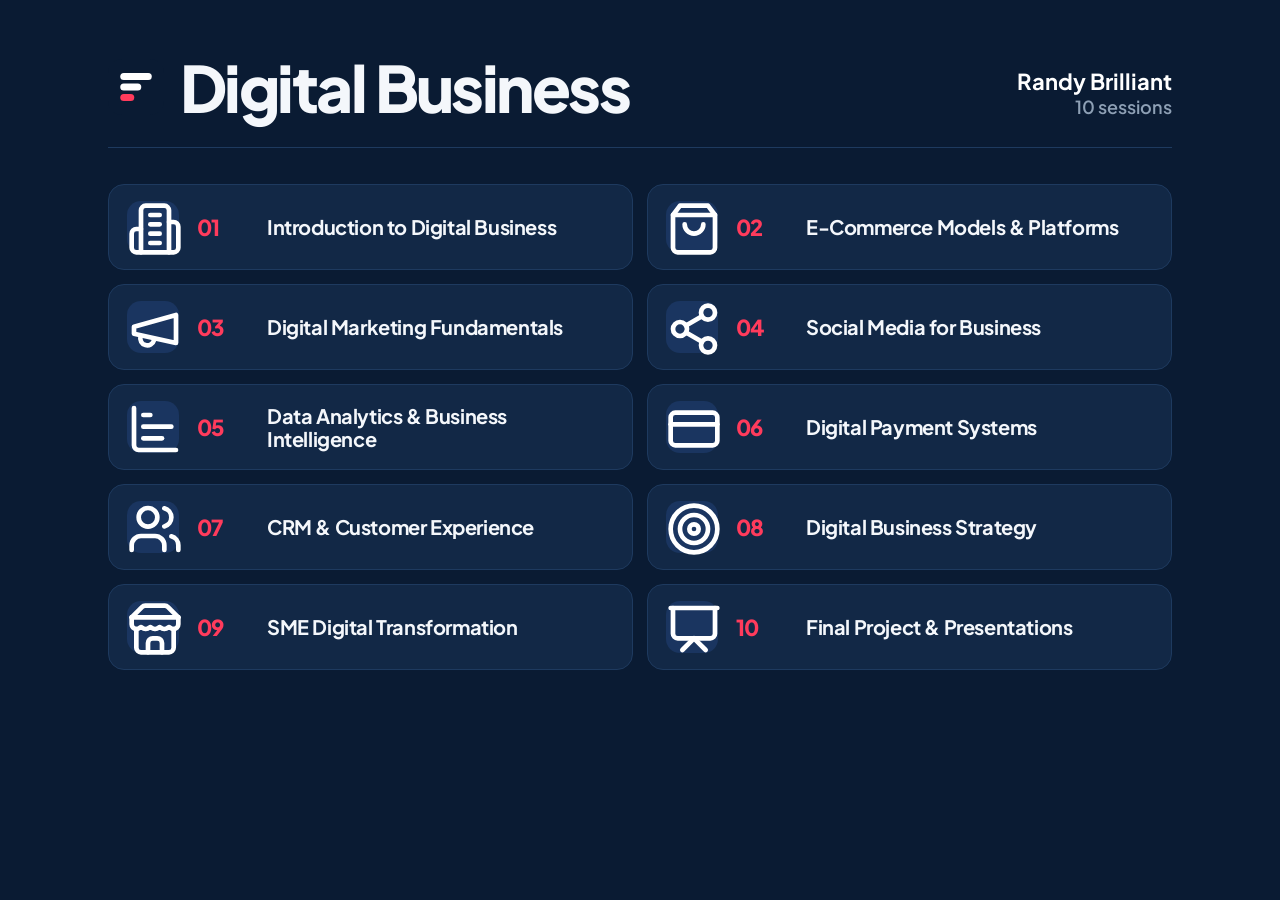
<file: index.html>
<!DOCTYPE html>
<html lang="en">
<head>
  <meta charset="utf-8">
  <meta name="viewport" content="width=device-width, initial-scale=1">
  <title>Digital Business — Randy Brilliant</title>
  <link rel="icon" href="assets/img/mark.svg" type="image/svg+xml">
  <link rel="stylesheet" href="assets/css/deck.css">
</head>
<body class="hub">
  <main class="hub-wrap">
    <header class="hub-hero">
      <div>
        <img src="assets/img/mark.svg" alt="Digital Business" width="48" height="48">
        <h1>Digital Business</h1>
      </div>
      <p class="who"><strong>Randy Brilliant</strong><span>10 sessions</span></p>
    </header>

    <section class="session-grid" aria-label="Sessions">
      <a class="session-card" href="sessions/01.html">
        <span class="glyph"><img class="ico-img" src="assets/icons/building-2.svg" alt=""></span>
        <span class="num">01</span>
        <h3>Introduction to Digital Business</h3>
      </a>
      <a class="session-card" href="sessions/02.html">
        <span class="glyph"><img class="ico-img" src="assets/icons/shopping-bag.svg" alt=""></span>
        <span class="num">02</span>
        <h3>E-Commerce Models &amp; Platforms</h3>
      </a>
      <a class="session-card" href="sessions/03.html">
        <span class="glyph"><img class="ico-img" src="assets/icons/megaphone.svg" alt=""></span>
        <span class="num">03</span>
        <h3>Digital Marketing Fundamentals</h3>
      </a>
      <a class="session-card" href="sessions/04.html">
        <span class="glyph"><img class="ico-img" src="assets/icons/share-2.svg" alt=""></span>
        <span class="num">04</span>
        <h3>Social Media for Business</h3>
      </a>
      <a class="session-card" href="sessions/05.html">
        <span class="glyph"><img class="ico-img" src="assets/icons/chart-bar.svg" alt=""></span>
        <span class="num">05</span>
        <h3>Data Analytics &amp; Business Intelligence</h3>
      </a>
      <a class="session-card" href="sessions/06.html">
        <span class="glyph"><img class="ico-img" src="assets/icons/credit-card.svg" alt=""></span>
        <span class="num">06</span>
        <h3>Digital Payment Systems</h3>
      </a>
      <a class="session-card" href="sessions/07.html">
        <span class="glyph"><img class="ico-img" src="assets/icons/users.svg" alt=""></span>
        <span class="num">07</span>
        <h3>CRM &amp; Customer Experience</h3>
      </a>
      <a class="session-card" href="sessions/08.html">
        <span class="glyph"><img class="ico-img" src="assets/icons/target.svg" alt=""></span>
        <span class="num">08</span>
        <h3>Digital Business Strategy</h3>
      </a>
      <a class="session-card" href="sessions/09.html">
        <span class="glyph"><img class="ico-img" src="assets/icons/store.svg" alt=""></span>
        <span class="num">09</span>
        <h3>SME Digital Transformation</h3>
      </a>
      <a class="session-card" href="sessions/10.html">
        <span class="glyph"><img class="ico-img" src="assets/icons/presentation.svg" alt=""></span>
        <span class="num">10</span>
        <h3>Final Project &amp; Presentations</h3>
      </a>
    </section>
  </main>
</body>
</html>
</file>
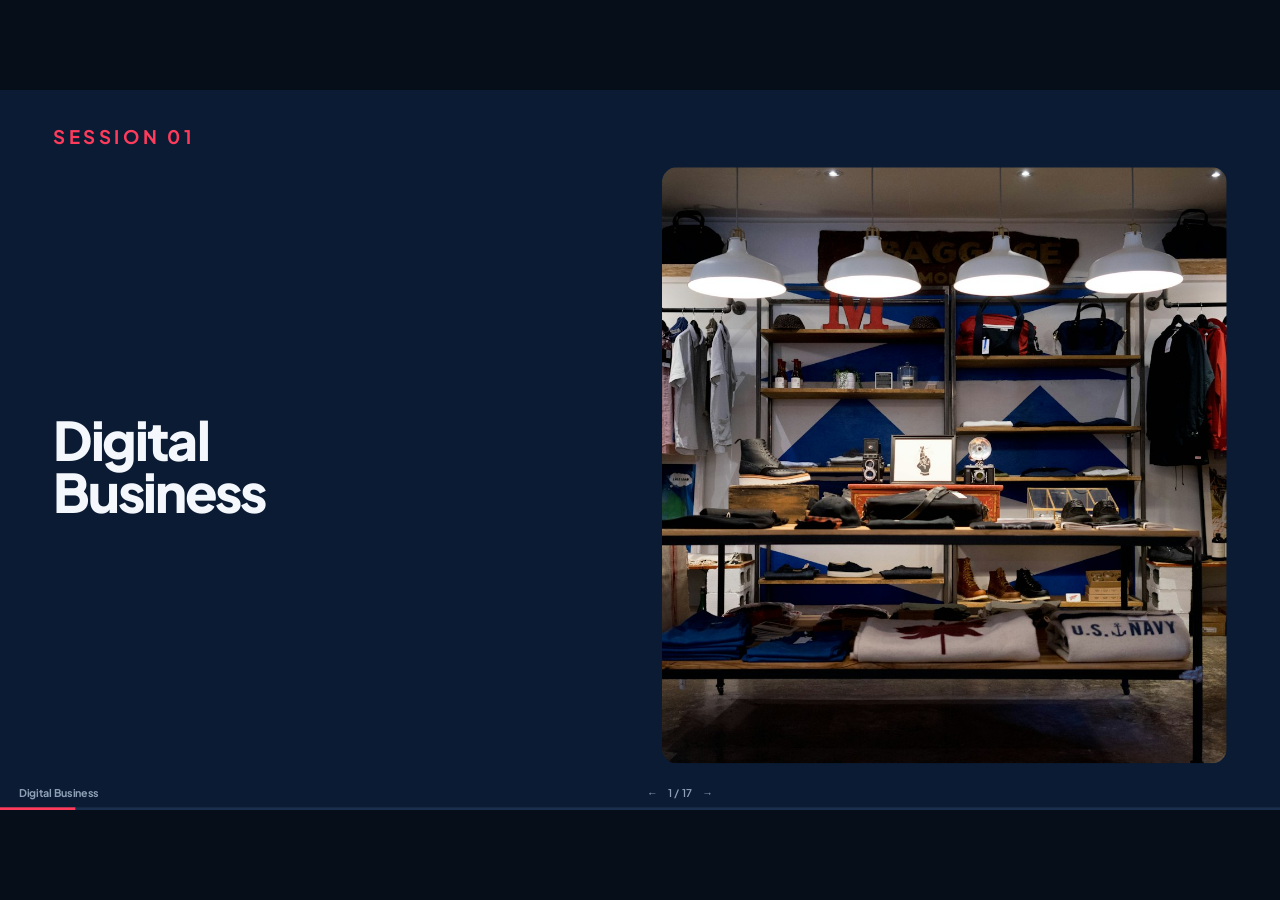
<file: sessions/01.html>
<!DOCTYPE html>
<html lang="en">
<head>
  <meta charset="utf-8">
  <meta name="viewport" content="width=device-width, initial-scale=1">
  <title>Session 01 — Introduction to Digital Business</title>
  <link rel="icon" href="../assets/img/mark.svg" type="image/svg+xml">
  <link rel="stylesheet" href="../assets/css/deck.css">
</head>
<body class="deck-body" data-deck-title="Session 01 — Introduction">
  <div class="viewport">
    <div class="stage" role="main">
      <section class="slide slide-title ink is-active" id="slide-1">
        <div class="slide-inner">
          <p class="kicker">Session 01</p>
          <div class="row title-split">
            <div class="col" style="flex:1.05">
              <h1>Digital<br>Business</h1>
            </div>
            <figure class="photo-frame">
              <img class="photo" src="../assets/img/photos/store.jpg" alt="Retail floor">
            </figure>
          </div>
        </div>
        <aside class="notes">Open by asking who already helps a family shop with Shopee or QRIS. This course is not a coding class. We will keep asking: what is the journal, the tax file, the control? Five agenda topics this time — the old deck promised five and taught two.</aside>
      </section>

      <section class="slide" id="slide-2">
        <div class="slide-inner">
          <h2>Today</h2>
          <div class="grid g3 ">
            <div class="slab navy"><img class="ico-img" src="../assets/icons/building-2.svg" alt=""><strong>Definition</strong></div>
            <div class="slab blue"><img class="ico-img" src="../assets/icons/layers.svg" alt=""><strong>Four levers</strong><span>people · process · tech · data</span></div>
            <div class="slab accent"><img class="ico-img" src="../assets/icons/scale.svg" alt=""><strong>Traditional vs digital</strong></div>
            <div class="slab navy"><img class="ico-img" src="../assets/icons/globe.svg" alt=""><strong>Ecosystem</strong></div>
            <div class="slab amber"><img class="ico-img" src="../assets/icons/map-pin.svg" alt=""><strong>Indonesia facts</strong></div>
            <div class="slab navy"><img class="ico-img" src="../assets/icons/users.svg" alt=""><strong>Studio</strong></div>
          </div>
        </div>
        <aside class="notes">Point at the five promised topics. Studio is 15 minutes near the end. Learning outcome: define digital business in one sentence a partner at a KAP would accept.</aside>
      </section>

      <section class="slide" id="slide-3">
        <div class="slide-inner">
          <h2>Digital business</h2>
          <div class="grid g2 ">
            <div class="slab green"><img class="ico-img" src="../assets/icons/check.svg" alt=""><strong>Core infrastructure</strong><span>create · deliver · capture</span></div>
            <div class="slab accent"><img class="ico-img" src="../assets/icons/x.svg" alt=""><strong>Not a brochure</strong><span>Wi-Fi ≠ digital</span></div>
          </div>
        </div>
        <aside class="notes">Have a student try a definition. Kill ‘we have Wi-Fi so we are digital’. Create / deliver / capture is the strategy sentence they will reuse in Session 08.</aside>
      </section>

      <section class="slide" id="slide-4">
        <div class="slide-inner">
          <h2>Same firm, new ledger</h2>
          <div class="grid g3 ">
            <div class="slab navy"><img class="ico-img" src="../assets/icons/circle-dollar-sign.svg" alt=""><strong>Revenue</strong><span>when earned? PSAK 72</span></div>
            <div class="slab amber"><img class="ico-img" src="../assets/icons/badge-percent.svg" alt=""><strong>Cost</strong><span>take-rate · MDR · ads</span></div>
            <div class="slab blue"><img class="ico-img" src="../assets/icons/shield-check.svg" alt=""><strong>Control</strong><span>who can change it?</span></div>
          </div>
        </div>
        <aside class="notes">This is why the course sits in an accounting programme. Digital business without controls is just a faster way to lose cash. Marketplace payouts, vouchers, delivery fees — PSAK 72 will haunt Sessions 02 and 08. Admin rights on Shopee, Jurnal, and the bank app are internal control.</aside>
      </section>

      <section class="slide" id="slide-5">
        <div class="slide-inner">
          <h2>Four levers</h2>
          <div class="grid g4 ">
            <div class="slab navy"><img class="ico-img" src="../assets/icons/users.svg" alt=""><strong>People</strong></div>
            <div class="slab blue"><img class="ico-img" src="../assets/icons/repeat.svg" alt=""><strong>Process</strong><span>order → cash</span></div>
            <div class="slab accent"><img class="ico-img" src="../assets/icons/smartphone.svg" alt=""><strong>Technology</strong></div>
            <div class="slab green"><img class="ico-img" src="../assets/icons/database.svg" alt=""><strong>Data</strong></div>
          </div>
        </div>
        <aside class="notes">If you change only technology, you have bought software. Transformation is when the other three levers move with it. Order-to-cash is the process they already know. Coretax is DJP’s core tax system — e-Faktur now lives there.</aside>
      </section>

      <section class="slide" id="slide-6">
        <div class="slide-inner">
          <h2>Finance sits here</h2>
          <div class="row">
            <div class="flow" style="flex:1.2">
              <div class="step"><strong>Sale</strong><span>QRIS / shop</span></div>
              <span class="arrow">→</span>
              <div class="step"><strong>Settle</strong><span>file</span></div>
              <span class="arrow">→</span>
              <div class="step"><strong>Bank</strong></div>
              <span class="arrow">→</span>
              <div class="step"><strong>Books</strong></div>
            </div>
            <div class="col" style="flex:0.7;justify-content:center">
              <div class="logo-row">
                <span class="wordmark jurnal lg">Jurnal</span>
                <span class="wordmark accurate lg">Accurate</span>
              </div>
            </div>
          </div>
        </div>
        <aside class="notes">Name Jurnal and Accurate as the local cloud-accounting pair students will meet at internships. Do not demo logins — classroom Wi-Fi. Stress matching settlement files. Procure-to-pay: supplier on WhatsApp → goods → e-Faktur masukan → payment. Missing any step and PPN credit dies.</aside>
      </section>

      <section class="slide" id="slide-7">
        <div class="slide-inner">
          <h2>Operations</h2>
          <div class="compare">
            <div class="side">
              <p><img class="ico-img" src="../assets/icons/megaphone.svg" alt=""> Brochures · radio</p>
              <p><img class="ico-img" src="../assets/icons/store.svg" alt=""> One counter</p>
              <p><img class="ico-img" src="../assets/icons/banknote.svg" alt=""> Cash · transfer</p>
              <p><img class="ico-img" src="../assets/icons/file-text.svg" alt=""> Buku kas</p>
              <p><img class="ico-img" src="../assets/icons/users.svg" alt=""> Walk-in memory</p>
            </div>
            <div class="vs">VS</div>
            <div class="side">
              <p><img class="ico-img" src="../assets/icons/target.svg" alt=""> Ads · search</p>
              <p><img class="ico-img" src="../assets/icons/shopping-bag.svg" alt=""> Marketplace · D2C</p>
              <p><img class="ico-img" src="../assets/icons/qr-code.svg" alt=""> QRIS · wallet</p>
              <p><img class="ico-img" src="../assets/icons/database.svg" alt=""> POS + cloud</p>
              <p><img class="ico-img" src="../assets/icons/message-circle.svg" alt=""> CRM · reviews</p>
            </div>
          </div>
        </div>
        <aside class="notes">Last row trap: digital scale is not infinite. Warehouses, returns, and working capital still exist. Accountants get paid to say that out loud.</aside>
      </section>

      <section class="slide" id="slide-8">
        <div class="slide-inner">
          <h2>The stack</h2>
          <div class="grid g3 ">
            <div class="slab navy"><img class="ico-img" src="../assets/icons/megaphone.svg" alt=""><strong>Demand</strong></div>
            <div class="slab blue"><img class="ico-img" src="../assets/icons/truck.svg" alt=""><strong>Fulfilment</strong></div>
            <div class="slab green"><img class="ico-img" src="../assets/icons/wallet.svg" alt=""><strong>Money</strong></div>
            <div class="slab navy"><img class="ico-img" src="../assets/icons/calculator.svg" alt=""><strong>Books</strong></div>
            <div class="slab amber"><img class="ico-img" src="../assets/icons/landmark.svg" alt=""><strong>Tax</strong></div>
            <div class="slab accent"><img class="ico-img" src="../assets/icons/star.svg" alt=""><strong>Trust</strong></div>
          </div>
        </div>
        <aside class="notes">Demand: Search, social, Shopee, Tokopedia (TikTok-controlled), TikTok Shop, Instagram, WhatsApp. Fulfilment: JNE, SiCepat, GoSend. Money: QRIS, GoPay, OVO, Dana, Midtrans/Xendit. Books: Jurnal, Accurate. Tax: Coretax, e-Faktur, e-Bupot. Tokopedia: TikTok 75.01% on 31 Jan 2024; GoTo 24.99%.</aside>
      </section>

      <section class="slide" id="slide-9">
        <div class="slide-inner">
          <h2>Keep honest</h2>
          <div class="slabs">
            <div class="slab accent"><p class="label" style="color:#FFE3E9">Heard</p><strong>Tokopedia = GoTo</strong><span>Bukalapak = top marketplace</span><span>First tech IPO · 13% SMEs</span></div>
            <div class="slab navy"><p class="label" style="color:#FFB3C2">Now</p><strong>TikTok controls 75.01%</strong><span>Physical marketplace closed 2025</span><span>First unicorn IPO (BUKA)</span></div>
          </div>
        </div>
        <aside class="notes">Honesty contract. Sources: Reuters 31 Jan 2024 (Tokopedia); Reuters / Jakarta Post Jan 2025 (Bukalapak); IDX / IPO coverage 2021. 13% SME stat retired. Mitra ‘30 million’ retired.</aside>
      </section>

      <section class="slide" id="slide-10">
        <div class="slide-inner">
          <h2>Three shapes</h2>
          <div class="grid g3 ">
            <div class="slab accent"><img class="ico-img" src="../assets/icons/shopping-bag.svg" alt=""><strong>Platform native</strong><span>Shopee / TikTok Shop</span></div>
            <div class="slab blue"><img class="ico-img" src="../assets/icons/store.svg" alt=""><strong>Hybrid UMKM</strong><span>QRIS + WA</span></div>
            <div class="slab green"><img class="ico-img" src="../assets/icons/smartphone.svg" alt=""><strong>Digital product</strong><span>course · SaaS</span></div>
          </div>
        </div>
        <aside class="notes">Kopi Kenangan and Erigo are useful stories of scale. We will not recite unverified revenue or valuation figures. Platform native: P&L is GMV minus take-rate, ads, returns. Hybrid: books often lag. Digital product: revenue recognition and refunds are the hard problem.</aside>
      </section>

      <section class="slide" id="slide-11">
        <div class="slide-inner">
          <h2>Warung Sari</h2>
          <div class="grid g4 ">
            <div class="metric"><div class="num">≠ cash</div><p class="cap">Sales</p></div>
            <div class="metric"><div class="num">T+1</div><p class="cap">QRIS settle</p></div>
            <div class="metric"><div class="num">Net</div><p class="cap">Shopee pays</p></div>
            <div class="metric"><div class="num">Cash</div><p class="cap">Stock at pasar</p></div>
          </div>
        </div>
        <aside class="notes">Fictional neighbourhood shop in Helvetia, Medan. Cash tin last year. This year: QRIS, WhatsApp catalogue, one Shopee listing. Student must build a daily sales journal that is not ‘cash received’, a receivable for unsettled QRIS and Shopee, fee accounts, and a closing habit: bank + platform + buku. Returns in Sessions 06 and 09.</aside>
      </section>

      <section class="slide" id="slide-12">
        <div class="slide-inner">
          <h2>New accounts</h2>
          <div class="grid g3 ">
            <div class="slab navy"><img class="ico-img" src="../assets/icons/inbox.svg" alt=""><strong>Marketplace AR</strong></div>
            <div class="slab blue"><img class="ico-img" src="../assets/icons/qr-code.svg" alt=""><strong>QRIS AR</strong></div>
            <div class="slab amber"><img class="ico-img" src="../assets/icons/badge-percent.svg" alt=""><strong>Commission</strong></div>
            <div class="slab navy"><img class="ico-img" src="../assets/icons/credit-card.svg" alt=""><strong>MDR</strong></div>
            <div class="slab accent"><img class="ico-img" src="../assets/icons/megaphone.svg" alt=""><strong>Ads · prepaid</strong></div>
            <div class="slab green"><img class="ico-img" src="../assets/icons/repeat.svg" alt=""><strong>Refunds</strong></div>
          </div>
        </div>
        <aside class="notes">They do not need a full COA. They need to stop stuffing everything into ‘lain-lain’. Policy for refunds: be consistent.</aside>
      </section>

      <section class="slide" id="slide-13">
        <div class="slide-inner">
          <h2>Risk</h2>
          <div class="grid g3 ">
            <div class="slab accent"><img class="ico-img" src="../assets/icons/smartphone.svg" alt=""><strong>Access</strong><span>one password</span></div>
            <div class="slab navy"><img class="ico-img" src="../assets/icons/circle-alert.svg" alt=""><strong>Fraud</strong><span>ATO · fake buyer</span></div>
            <div class="slab amber"><img class="ico-img" src="../assets/icons/landmark.svg" alt=""><strong>Tax</strong><span>withholding ≠ done</span></div>
          </div>
        </div>
        <aside class="notes">One owner password on Shopee, bank, and Gmail. A staffer leaves and still has OTP. Fake buyer, ATO on the ads account. Marketplace withholding does not mean the seller’s PPh/PPN file is done. If you cannot separate listing from withdraw, review the bank every day.</aside>
      </section>

      <section class="slide" id="slide-14">
        <div class="slide-inner">
          <h2>Studio</h2>
          <div class="grid g3 ">
            <div class="slab navy"><img class="ico-img" src="../assets/icons/file-text.svg" alt=""><strong>A Analog</strong><span>first account?</span></div>
            <div class="slab blue"><img class="ico-img" src="../assets/icons/qr-code.svg" alt=""><strong>B Hybrid</strong><span>month-end leak</span></div>
            <div class="slab accent"><img class="ico-img" src="../assets/icons/shopping-bag.svg" alt=""><strong>C Platform</strong><span>dashboard ≠ revenue</span></div>
          </div>
        </div>
        <aside class="notes">15 minutes, pairs. Write six lines per shop. Hear analog, hybrid, platform — one each. Ban generic ‘they should use social media’. Demand an account name.</aside>
      </section>

      <section class="slide" id="slide-15">
        <div class="slide-inner">
          <h2>Which is true?</h2>
          <div class="grid g2">
            <div class="slab navy"><p class="label" style="color:#FFB3C2">A</p><strong>Website = digital</strong></div>
            <div class="slab green"><p class="label" style="color:#D8F4EB">B</p><strong>Core infrastructure</strong></div>
            <div class="slab navy"><p class="label" style="color:#FFB3C2">C</p><strong>GMV = revenue</strong></div>
            <div class="slab navy"><p class="label" style="color:#FFB3C2">D</p><strong>QRIS mandatory</strong></div>
          </div>
        </div>
        <aside class="notes">Hands up. Then reveal B. Park C for Session 02 and D for Session 06. C is false (principal vs agent). D overstates — QRIS is the national standard for QR, not a duty for every stall.</aside>
      </section>

      <section class="slide" id="slide-16">
        <div class="slide-inner">
          <h2>Keep</h2>
          <div class="grid g4 ">
            <div class="slab navy"><img class="ico-img" src="../assets/icons/building-2.svg" alt=""><strong>Core, not channel</strong></div>
            <div class="slab blue"><img class="ico-img" src="../assets/icons/layers.svg" alt=""><strong>Four levers</strong></div>
            <div class="slab accent"><img class="ico-img" src="../assets/icons/globe.svg" alt=""><strong>Stack + fees</strong></div>
            <div class="slab green"><img class="ico-img" src="../assets/icons/file-text.svg" alt=""><strong>Source or drop</strong></div>
          </div>
        </div>
        <aside class="notes">Tight close. Assignment next.</aside>
      </section>

      <section class="slide" id="slide-17">
        <div class="slide-inner">
          <h2>Assignment</h2>
          <div class="grid g2 ">
            <div class="slab navy"><img class="ico-img" src="../assets/icons/store.svg" alt=""><strong>3 shops</strong><span>analog · hybrid · digital</span></div>
            <div class="slab blue"><img class="ico-img" src="../assets/icons/layers.svg" alt=""><strong>4 levers</strong><span>which moved?</span></div>
            <div class="slab amber"><img class="ico-img" src="../assets/icons/calculator.svg" alt=""><strong>2 accounts</strong></div>
            <div class="slab accent"><img class="ico-img" src="../assets/icons/circle-alert.svg" alt=""><strong>1 risk</strong></div>
          </div>
        </div>
        <aside class="notes">Due next meeting. One page table. Walk three real businesses in Medan or hometown. Observation is enough. Next: Session 02 E-Commerce — B2C to D2C, platforms, PSAK 72. Dismiss.</aside>
      </section>

      <footer class="chrome">
        <a href="../index.html">Digital Business</a>
        <div class="chrome-mid">
          <button type="button" data-prev aria-label="Previous slide">←</button>
          <span data-counter>1 / 17</span>
          <button type="button" data-next aria-label="Next slide">→</button>
        </div>
        <span></span>
      </footer>
      <div class="progress" aria-hidden="true"><span></span></div>
    </div>
  </div>
  <div class="help" role="dialog" aria-label="Keyboard shortcuts">
    <div class="help-card">
      <h2>Shortcuts</h2>
      <table>
        <tr><td>← → Space</td><td>Previous / next</td></tr>
        <tr><td>Home / End</td><td>First / last slide</td></tr>
        <tr><td>O</td><td>Overview grid</td></tr>
        <tr><td>F</td><td>Fullscreen</td></tr>
        <tr><td>S</td><td>Presenter notes + timer</td></tr>
        <tr><td>?</td><td>This help</td></tr>
      </table>
    </div>
  </div>
  <script src="../assets/js/engine.js"></script>
</body>
</html>
</file>
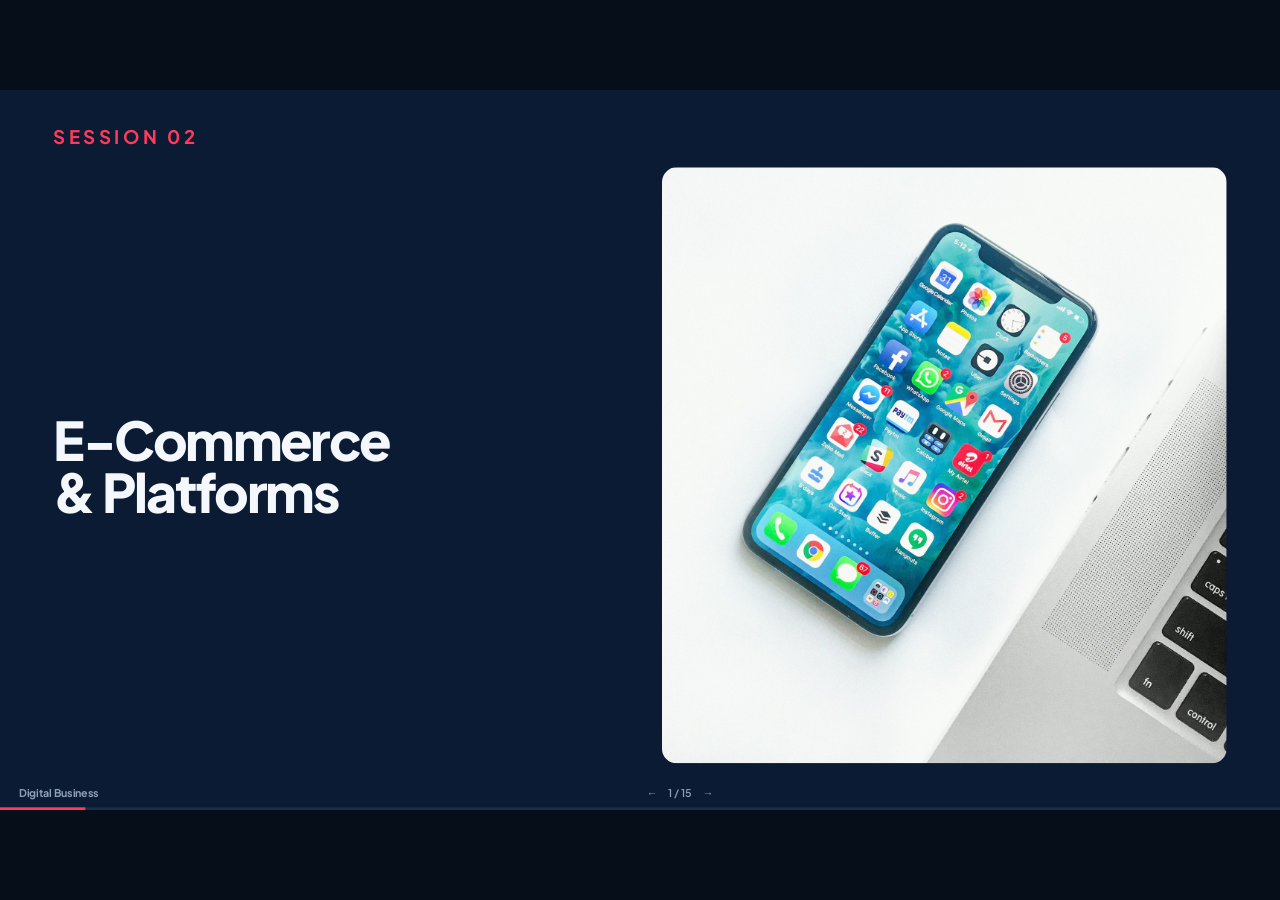
<file: sessions/02.html>
<!DOCTYPE html>
<html lang="en">
<head>
  <meta charset="utf-8">
  <meta name="viewport" content="width=device-width, initial-scale=1">
  <title>Session 02 — E-Commerce Models & Platforms</title>
  <link rel="icon" href="../assets/img/mark.svg" type="image/svg+xml">
  <link rel="stylesheet" href="../assets/css/deck.css">
</head>
<body class="deck-body" data-deck-title="Session 02 — E-Commerce">
  <div class="viewport">
    <div class="stage" role="main">
      <section class="slide slide-title ink is-active" id="slide-1">
        <div class="slide-inner">
          <p class="kicker">Session 02</p>
          <div class="row title-split">
            <div class="col" style="flex:1.05">
              <h1>E-Commerce<br>&amp; Platforms</h1>
            </div>
            <figure class="photo-frame">
              <img class="photo" src="../assets/img/photos/phone.jpg" alt="Shopping on a phone">
            </figure>
          </div>
        </div>
        <aside class="notes">Collect the Session 01 assignment in 60 seconds, then move. Today’s exam question: when is marketplace GMV the seller’s revenue, and when is the platform an agent?</aside>
      </section>

      <section class="slide" id="slide-2">
        <div class="slide-inner">
          <h2>Today</h2>
          <div class="grid g3 ">
            <div class="slab navy"><img class="ico-img" src="../assets/icons/layout-grid.svg" alt=""><strong>Model map</strong></div>
            <div class="slab blue"><img class="ico-img" src="../assets/icons/wallet.svg" alt=""><strong>How they earn</strong></div>
            <div class="slab accent"><img class="ico-img" src="../assets/icons/map-pin.svg" alt=""><strong>Indonesia 2026</strong></div>
            <div class="slab navy"><img class="ico-img" src="../assets/icons/trending-down.svg" alt=""><strong>Seller P&L</strong></div>
            <div class="slab amber"><img class="ico-img" src="../assets/icons/scale.svg" alt=""><strong>PSAK 72</strong></div>
            <div class="slab navy"><img class="ico-img" src="../assets/icons/users.svg" alt=""><strong>Studio</strong></div>
          </div>
        </div>
        <aside class="notes">If time melts, keep PSAK 72 and the Indonesia map. Models can be faster. Studio 15 min: analyse one platform as if you were its auditor.</aside>
      </section>

      <section class="slide" id="slide-3">
        <div class="slide-inner">
          <h2>Who sells to whom</h2>
          <div class="grid g3 ">
            <div class="slab navy"><img class="ico-img" src="../assets/icons/store.svg" alt=""><strong>B2C</strong><span>firm → customer</span></div>
            <div class="slab blue"><img class="ico-img" src="../assets/icons/building-2.svg" alt=""><strong>B2B</strong><span>firm → firm</span></div>
            <div class="slab navy"><img class="ico-img" src="../assets/icons/users.svg" alt=""><strong>C2C</strong><span>peer → peer</span></div>
            <div class="slab accent"><img class="ico-img" src="../assets/icons/rocket.svg" alt=""><strong>D2C</strong><span>skip the middle</span></div>
            <div class="slab green"><img class="ico-img" src="../assets/icons/repeat.svg" alt=""><strong>Subscription</strong></div>
            <div class="slab amber"><img class="ico-img" src="../assets/icons/layers.svg" alt=""><strong>Marketplace</strong></div>
          </div>
        </div>
        <aside class="notes">Indonesia flavour: Zalora / brand store on Shopee; wholesale; Facebook Marketplace; brand site + WhatsApp; Netflix/Vidio; Shopee, Tokopedia, TikTok Shop. Freemium sits on top. A firm can wear two hats.</aside>
      </section>

      <section class="slide" id="slide-4">
        <div class="slide-inner">
          <h2>How they get paid</h2>
          <div class="grid g3 ">
            <div class="slab navy"><img class="ico-img" src="../assets/icons/badge-percent.svg" alt=""><strong>Commission</strong></div>
            <div class="slab accent"><img class="ico-img" src="../assets/icons/megaphone.svg" alt=""><strong>Ads</strong></div>
            <div class="slab blue"><img class="ico-img" src="../assets/icons/repeat.svg" alt=""><strong>Subscription</strong></div>
            <div class="slab navy"><img class="ico-img" src="../assets/icons/credit-card.svg" alt=""><strong>Payment fee</strong></div>
            <div class="slab amber"><img class="ico-img" src="../assets/icons/truck.svg" alt=""><strong>Logistics</strong></div>
            <div class="slab green"><img class="ico-img" src="../assets/icons/layers.svg" alt=""><strong>Hybrid</strong></div>
          </div>
        </div>
        <aside class="notes">Ads are often the profit engine when take-rate is thin. Subscription: deferred revenue until you deliver the period. Do not quote Netflix rupiah prices — they move. Gojek-style stacks commissions + ads + payments + subscriptions.</aside>
      </section>

      <section class="slide" id="slide-5">
        <div class="slide-inner">
          <h2>Indonesia map</h2>
          <div class="brand-grid g2">
            <div class="brand-tile"><div class="brand shopee lg"><img src="../assets/brands/shopee.svg" alt="Shopee"></div><strong>Shopee · Sea</strong><span>UMKM gravity well</span></div>
            <div class="brand-tile"><span class="wordmark tokped lg">Tokopedia</span><strong>TikTok 75.01%</strong><span>31 Jan 2024</span></div>
            <div class="brand-tile"><div class="brand bp lg"><img src="../assets/brands/bukalapak.svg" alt="Bukalapak"></div><strong>Bukalapak</strong><span>Physical market closed 2025</span></div>
            <div class="brand-tile"><span class="wordmark lg" style="background:#0F146D">Lazada</span><span class="wordmark lg" style="background:#0095DA">Blibli</span><strong>Alibaba · Djarum</strong></div>
          </div>
        </div>
        <aside class="notes">No MAU figures. TikTok Shop Indonesia sits with the Tokopedia/ByteDance group. Bukalapak: last physical orders into February 2025; focus virtual products, bills, Mitra. First Indonesian unicorn IPO on IDX (BUKA, Aug 2021) — not first tech listing. Sources: Reuters 31 Jan 2024; Reuters 8 Jan 2025; Jakarta Post 17 Jan 2025.</aside>
      </section>

      <section class="slide" id="slide-6">
        <div class="slide-inner">
          <h2>GMV is not take-home</h2>
          <div class="bars plain">
            <div class="bar w1"><div class="track">Customer pays 100</div></div>
            <div class="bar w2"><div class="track">− commission / admin</div></div>
            <div class="bar w3"><div class="track">− programme · voucher · ads</div></div>
            <div class="bar w5"><div class="track">Cash later</div></div>
          </div>
        </div>
        <aside class="notes">Fee schedules change by category and month. Do not memorise a single 2–5%. Look up the current seller centre. Shopee admin is a wide percent band plus a small per-order fee; Tokopedia uses platform + dynamic commission.</aside>
      </section>

      <section class="slide" id="slide-7">
        <div class="slide-inner">
          <h2>Erna · one tote</h2>
          <div class="grid g3 ">
            <div class="metric"><div class="num">150k</div><p class="cap">Customer pays</p></div>
            <div class="metric"><div class="num">55k</div><p class="cap">COGS</p></div>
            <div class="metric"><div class="num">60k</div><p class="cap">Contribution</p></div>
          </div>
        </div>
        <aside class="notes">Teaching figures: listed 150k; seller voucher 15k; platform fees illustrative 8% on 135k = 10.8k; order fee 1.25k; ads 8k; COGS 55k; contribution 59,950. If Erna looks only at 150k sales she thinks she is rich. Students must replace the 8% with the current category card.</aside>
      </section>

      <section class="slide" id="slide-8">
        <div class="slide-inner">
          <h2>PSAK 72</h2>
          <div class="compare">
            <div class="side"><p class="label">Principal</p><h3>Gross</h3><p>You control the goods</p></div>
            <div class="vs">VS</div>
            <div class="side"><p class="label">Agent</p><h3>Net</h3><p>You arrange the sale</p></div>
          </div>
        </div>
        <aside class="notes">Indicators of control: inventory risk, ability to set price, primary responsibility for fulfilment. A marketplace is often an agent. The brand selling from its own warehouse is usually a principal. A super-app can be both — read the contract.</aside>
      </section>

      <section class="slide" id="slide-9">
        <div class="slide-inner">
          <h2>Erna’s journal</h2>
          <div class="flow">
            <div class="step"><strong>Dr AR</strong><span>platform</span></div>
            <span class="arrow">→</span>
            <div class="step"><strong>Cr Sales</strong></div>
            <span class="arrow">→</span>
            <div class="step"><strong>Dr Fees</strong></div>
            <span class="arrow">→</span>
            <div class="step"><strong>Dr Bank</strong><span>net settle</span></div>
          </div>
        </div>
        <aside class="notes">When delivered: recognise gross (or net if agent — she is principal). Fees and ads are expenses, not silent nets against sales. Settlement later: Dr Bank, Cr AR. Voucher is a discount, not a mystery.</aside>
      </section>

      <section class="slide" id="slide-10">
        <div class="slide-inner">
          <h2>Vouchers</h2>
          <div class="grid g2 ">
            <div class="slab accent"><img class="ico-img" src="../assets/icons/badge-percent.svg" alt=""><strong>Seller-funded</strong><span>contra-revenue</span></div>
            <div class="slab blue"><img class="ico-img" src="../assets/icons/gift.svg" alt=""><strong>Platform-funded</strong><span>often not your discount</span></div>
          </div>
        </div>
        <aside class="notes">If Erna funds the voucher, net against sales (or show gross + discount — pick a policy). If Shopee funds it, do not book it as her marketing expense. Read the programme terms.</aside>
      </section>

      <section class="slide" id="slide-11">
        <div class="slide-inner">
          <h2>Returns</h2>
          <div class="grid g3 ">
            <div class="slab navy"><img class="ico-img" src="../assets/icons/repeat.svg" alt=""><strong>Credit note</strong></div>
            <div class="slab blue"><img class="ico-img" src="../assets/icons/truck.svg" alt=""><strong>Stock back</strong></div>
            <div class="slab amber"><img class="ico-img" src="../assets/icons/wallet.svg" alt=""><strong>Fee clawback?</strong></div>
          </div>
        </div>
        <aside class="notes">Package icon may be missing - use truck. Policy: contra-revenue vs expense, be consistent. Some platform fees reverse; some do not. Check the settlement file.</aside>
      </section>

      <section class="slide" id="slide-12">
        <div class="slide-inner">
          <h2>Studio</h2>
          <div class="grid g3 ">
            <div class="slab navy"><img class="ico-img" src="../assets/icons/shopping-bag.svg" alt=""><strong>Pick a platform</strong></div>
            <div class="slab blue"><img class="ico-img" src="../assets/icons/wallet.svg" alt=""><strong>How it earns</strong></div>
            <div class="slab accent"><img class="ico-img" src="../assets/icons/scale.svg" alt=""><strong>Gross or net?</strong></div>
          </div>
        </div>
        <aside class="notes">15 minutes. Analyse one platform as if you were its auditor. Who is principal? Where do ads sit? What number on the dashboard is not revenue? Hear two groups.</aside>
      </section>

      <section class="slide" id="slide-13">
        <div class="slide-inner">
          <h2>Keep</h2>
          <div class="grid g4 ">
            <div class="slab navy"><img class="ico-img" src="../assets/icons/layout-grid.svg" alt=""><strong>Name the model</strong></div>
            <div class="slab accent"><img class="ico-img" src="../assets/icons/trending-down.svg" alt=""><strong>GMV ≠ cash</strong></div>
            <div class="slab blue"><img class="ico-img" src="../assets/icons/scale.svg" alt=""><strong>Principal vs agent</strong></div>
            <div class="slab green"><img class="ico-img" src="../assets/icons/map-pin.svg" alt=""><strong>Facts move</strong></div>
          </div>
        </div>
        <aside class="notes">Close. Assignment next.</aside>
      </section>

      <section class="slide" id="slide-14">
        <div class="slide-inner">
          <h2>Assignment</h2>
          <div class="grid g2 ">
            <div class="slab navy"><img class="ico-img" src="../assets/icons/store.svg" alt=""><strong>One seller</strong><span>observe a listing</span></div>
            <div class="slab blue"><img class="ico-img" src="../assets/icons/calculator.svg" alt=""><strong>Waterfall</strong><span>price → cash</span></div>
            <div class="slab amber"><img class="ico-img" src="../assets/icons/scale.svg" alt=""><strong>PSAK 72 test</strong></div>
            <div class="slab accent"><img class="ico-img" src="../assets/icons/receipt.svg" alt=""><strong>Two journals</strong></div>
          </div>
        </div>
        <aside class="notes">Due next session. One page. Replace any % with a live seller-centre lookup or label it teaching. Next: Session 03 Digital Marketing. Dismiss.</aside>
      </section>

      <section class="slide" id="slide-15">
        <div class="slide-inner">
          <h2>Next</h2>
          <div class="tile" style="background:var(--navy);color:#fff;border:0;flex:1;justify-content:center">
            <p class="label" style="color:#FFB3C2">Session 03</p>
            <h3>Digital Marketing</h3>
            <p>Funnel · SEO · SEM · CAC</p>
          </div>
        </div>
        <aside class="notes">If you are teaching Session 03 the same week, say so. Bring a calculator.</aside>
      </section>

      <footer class="chrome">
        <a href="../index.html">Digital Business</a>
        <div class="chrome-mid">
          <button type="button" data-prev aria-label="Previous slide">←</button>
          <span data-counter>1 / 15</span>
          <button type="button" data-next aria-label="Next slide">→</button>
        </div>
        <span></span>
      </footer>
      <div class="progress" aria-hidden="true"><span></span></div>
    </div>
  </div>
  <div class="help" role="dialog" aria-label="Keyboard shortcuts">
    <div class="help-card">
      <h2>Shortcuts</h2>
      <table>
        <tr><td>← → Space</td><td>Previous / next</td></tr>
        <tr><td>Home / End</td><td>First / last slide</td></tr>
        <tr><td>O</td><td>Overview grid</td></tr>
        <tr><td>F</td><td>Fullscreen</td></tr>
        <tr><td>S</td><td>Presenter notes + timer</td></tr>
        <tr><td>?</td><td>This help</td></tr>
      </table>
    </div>
  </div>
  <script src="../assets/js/engine.js"></script>
</body>
</html>
</file>
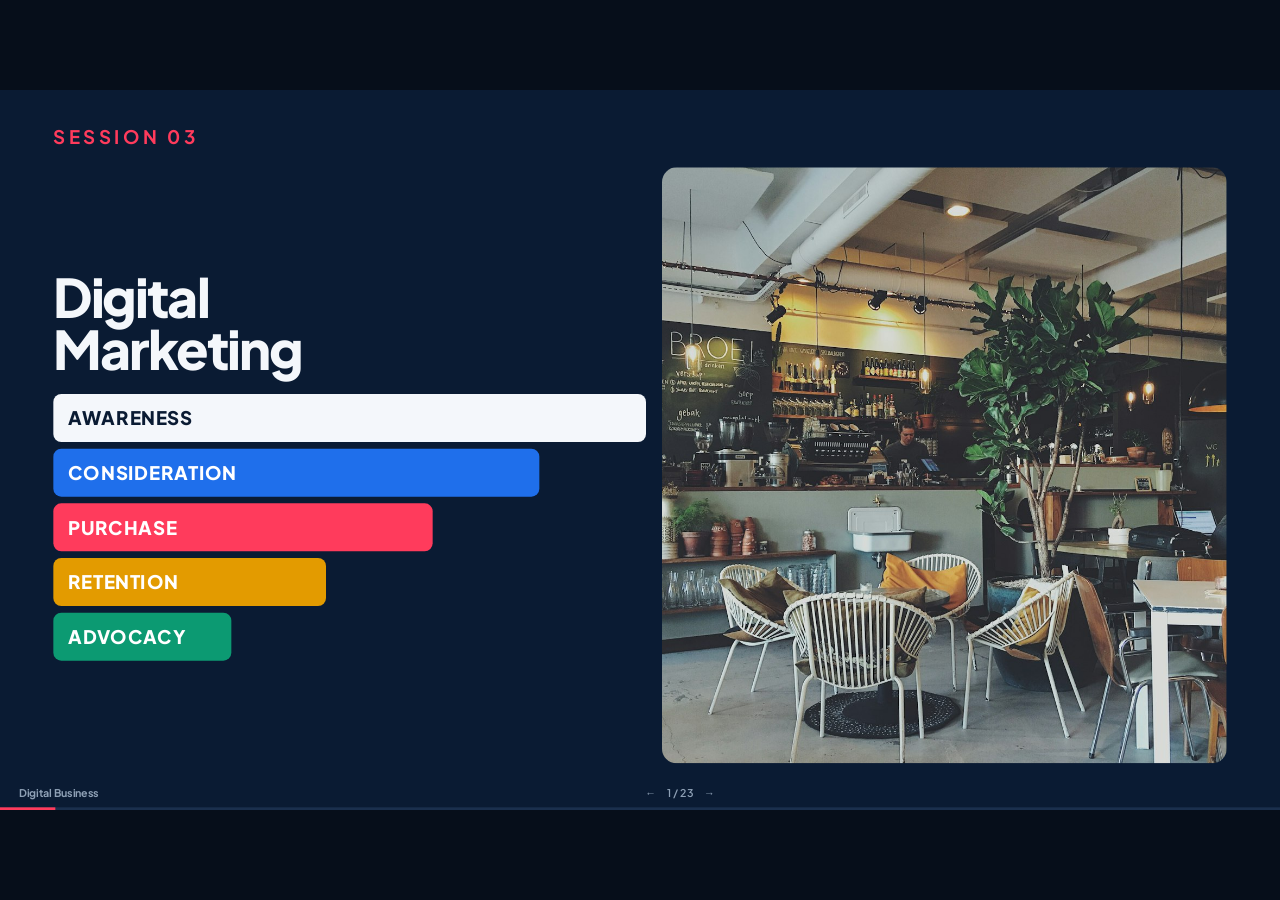
<file: sessions/03.html>
<!DOCTYPE html>
<html lang="en">
<head>
  <meta charset="utf-8">
  <meta name="viewport" content="width=device-width, initial-scale=1">
  <title>Session 03 — Digital Marketing Fundamentals</title>
  <link rel="icon" href="../assets/img/mark.svg" type="image/svg+xml">
  <link rel="stylesheet" href="../assets/css/deck.css">
</head>
<body class="deck-body" data-deck-title="Session 03 — Digital Marketing">
  <div class="viewport">
    <div class="stage" role="main">

      <section class="slide slide-title ink is-active" id="slide-1">
        <div class="slide-inner">
          <p class="kicker">Session 03</p>
          <div class="row title-split">
            <div class="col" style="flex:1.05">
              <h1>Digital<br>Marketing</h1>
              <div class="bars plain" style="flex:0 0 auto;gap:10px">
                <div class="bar w1"><div class="track">Awareness</div></div>
                <div class="bar w2"><div class="track">Consideration</div></div>
                <div class="bar w3"><div class="track">Purchase</div></div>
                <div class="bar w4"><div class="track">Retention</div></div>
                <div class="bar w5"><div class="track">Advocacy</div></div>
              </div>
            </div>
            <figure class="photo-frame">
              <img class="photo" src="../assets/img/photos/cafe.jpg" alt="Café interior — running example Kopi Nusantara">
            </figure>
          </div>
        </div>
        <aside class="notes">Welcome, phones on silent. Today is Digital Marketing Fundamentals. Running example is Kopi Nusantara, a fictional Medan café. Point at the funnel: Awareness is the wide top. Ask who bought something because of Instagram this week. Do not mention course logistics on the slide — that lives here. Two hours. English lecture; Indonesian terms you will say out loud: pemasaran digital, beban pemasaran, faktur, margin kontribusi.</aside>
      </section>

      <section class="slide" id="slide-2">
        <div class="slide-inner">
          <h2>Today</h2>
          <div class="agenda-list">
            <div class="item"><span class="n">01</span><span class="glyph"><img class="ico-img" src="../assets/icons/megaphone.svg" alt=""></span><strong>Definition</strong></div>
            <div class="item"><span class="n">02</span><span class="glyph blue"><img class="ico-img" src="../assets/icons/scale.svg" alt=""></span><strong>Traditional vs digital</strong></div>
            <div class="item"><span class="n">03</span><span class="glyph accent"><img class="ico-img" src="../assets/icons/filter.svg" alt=""></span><strong>Funnel</strong></div>
            <div class="item"><span class="n">04</span><span class="glyph green"><img class="ico-img" src="../assets/icons/share-2.svg" alt=""></span><strong>SEO · SEM · Content</strong></div>
            <div class="item"><span class="n">05</span><span class="glyph amber"><img class="ico-img" src="../assets/icons/calculator.svg" alt=""></span><strong>CAC · CLV · ROAS</strong></div>
            <div class="item"><span class="n">06</span><span class="glyph"><img class="ico-img" src="../assets/icons/users.svg" alt=""></span><strong>Studio</strong></div>
          </div>
        </div>
        <aside class="notes">Six beats. Studio is 18 minutes near the end — start a timer then, not on the slide. If late after the funnel, keep SEO/SEM/content and skip the other-channel slide. Learning outcome: read a campaign as spend, return, and a journal.</aside>
      </section>

      <section class="slide" id="slide-3">
        <div class="slide-inner">
          <h2>A ledger problem</h2>
          <div class="slabs">
            <div class="slab accent"><img class="ico-img" src="../assets/icons/wallet.svg" alt=""><strong>Spend</strong><span>beban pemasaran</span></div>
            <div class="slab green"><img class="ico-img" src="../assets/icons/trending-up.svg" alt=""><strong>Return</strong><span>margin kontribusi</span></div>
            <div class="slab blue"><img class="ico-img" src="../assets/icons/shield-check.svg" alt=""><strong>Control</strong><span>invoice ↔ dashboard</span></div>
          </div>
        </div>
        <aside class="notes">You will not become media buyers today. You will learn to read whether a campaign is an investment or a leak. Ads, influencers, marketplace boost, retainers — all hit beban pemasaran. Return is orders and contribution, not vanity reach. Control: invoices vs dashboards, prepaid ad credit, fees withheld before settlement. Preview CAC, CLV, ROAS.</aside>
      </section>

      <section class="slide" id="slide-4">
        <div class="slide-inner">
          <h2>Digital marketing</h2>
          <div class="slabs">
            <div class="slab navy"><img class="ico-img" src="../assets/icons/layers.svg" alt=""><strong>A system</strong><span>not one post</span></div>
            <div class="slab blue"><img class="ico-img" src="../assets/icons/chart-line.svg" alt=""><strong>Measurable</strong><span>click → number</span></div>
            <div class="slab accent"><img class="ico-img" src="../assets/icons/message-circle.svg" alt=""><strong>Two-way</strong><span>reviews · DMs</span></div>
          </div>
        </div>
        <aside class="notes">Ask for a one-line definition before revealing. Push back on ‘social media = digital marketing’. SEO, search ads, Instagram, WhatsApp, email, and content only work as a system. If you cannot tie spend to an outcome, you cannot close the books honestly. Reviews and DMs are marketing and customer-service risk.</aside>
      </section>

      <section class="slide" id="slide-5">
        <div class="slide-inner">
          <h2>Traditional vs digital</h2>
          <div class="compare">
            <div class="side">
              <h3>Traditional</h3>
              <p><img class="ico-img" src="../assets/icons/radio.svg" alt=""> Local reach</p>
              <p><img class="ico-img" src="../assets/icons/banknote.svg" alt=""> High fixed cost</p>
              <p><img class="ico-img" src="../assets/icons/clock.svg" alt=""> Delayed measure</p>
              <p><img class="ico-img" src="../assets/icons/users.svg" alt=""> Broad demo</p>
              <p><img class="ico-img" src="../assets/icons/megaphone.svg" alt=""> One-way</p>
            </div>
            <div class="vs">VS</div>
            <div class="side">
              <h3>Digital</h3>
              <p><img class="ico-img" src="../assets/icons/globe.svg" alt=""> Anyone — or 3 km</p>
              <p><img class="ico-img" src="../assets/icons/badge-percent.svg" alt=""> Flexible spend</p>
              <p><img class="ico-img" src="../assets/icons/zap.svg" alt=""> Near real-time</p>
              <p><img class="ico-img" src="../assets/icons/target.svg" alt=""> Interest · location</p>
              <p><img class="ico-img" src="../assets/icons/message-circle.svg" alt=""> Comments · DMs</p>
            </div>
          </div>
        </div>
        <aside class="notes">They complement. A Medan radio spot still works for commuters. Use the mix the customer actually sees — and that you can afford. Old deck used a fake street address; we dropped it. Ask: which is easier to audit? Digital leaves a trail if someone exports it.</aside>
      </section>

      <section class="slide" id="slide-6">
        <div class="slide-inner">
          <h2>The funnel</h2>
          <div class="funnel-viz" role="img" aria-label="Marketing funnel, Awareness widest at the top">
            <div class="fn s1"><img class="ico-img" src="../assets/icons/megaphone.svg" alt=""><strong>Awareness</strong><em>Reels · search</em></div>
            <div class="fn s2"><img class="ico-img" src="../assets/icons/star.svg" alt=""><strong>Consideration</strong><em>Reviews · menu</em></div>
            <div class="fn s3"><img class="ico-img" src="../assets/icons/wallet.svg" alt=""><strong>Purchase</strong><em>WA · QRIS</em></div>
            <div class="fn s4"><img class="ico-img" src="../assets/icons/repeat.svg" alt=""><strong>Retention</strong><em>Stamp 9 + 1</em></div>
            <div class="fn s5"><img class="ico-img" src="../assets/icons/heart.svg" alt=""><strong>Advocacy</strong><em>Refer 20%</em></div>
          </div>
        </div>
        <aside class="notes">Awareness is the WIDE top. Advocacy is the narrow tip. People leak at every step — that leak is conversion rate. The old pyramid was upside down. Walking example starts next: Kopi Nusantara, fictional independent café in Medan. No street address. Students reuse this café on the unit-economics slide.</aside>
      </section>

      <section class="slide" id="slide-7">
        <div class="slide-inner">
          <h2>Kopi Nusantara</h2>
          <div class="row">
            <figure class="photo-frame">
              <img class="photo" src="../assets/img/photos/coffee.jpg" alt="Coffee service — Kopi Nusantara teaching case">
              <figcaption>Medan · fictional café</figcaption>
            </figure>
            <div class="grid g2" style="flex:1.15;align-content:stretch">
              <div class="metric"><div class="num">Rp 28k</div><p class="cap">AOV</p></div>
              <div class="metric"><div class="num">62%</div><p class="cap">Drink margin</p></div>
              <div class="metric"><div class="num">2.4jt</div><p class="cap">Monthly ads</p></div>
              <div class="metric"><div class="num">Medan</div><p class="cap">Catchment</p></div>
            </div>
          </div>
        </div>
        <aside class="notes">Numbers are teaching fiction. AOV 28k is plausible for a cup + snack. 62% drink margin is generous but useful. Budget 2.4jt is UMKM scale on purpose. The owner’s question is not “are we famous?” It is “does Rp 2.4 million of ads leave more contribution than doing nothing?”</aside>
      </section>

      <section class="slide" id="slide-8">
        <div class="slide-inner">
          <h2>Awareness</h2>
          <div class="row">
            <div class="col" style="flex:1.2">
              <div class="brand-row">
                <div class="brand-tile">
                  <div class="brand ig lg"><img src="../assets/brands/instagram.svg" alt="Instagram"></div>
                  <strong>Reels</strong>
                </div>
                <div class="brand-tile">
                  <span class="wordmark ads lg">Google<br>Ads</span>
                  <strong>Search</strong>
                </div>
                <div class="brand-tile">
                  <div class="brand blogger lg"><img src="../assets/brands/blogger.svg" alt="Blogger"></div>
                  <strong>Faktur</strong>
                </div>
              </div>
              <div class="metric"><div class="num">Medan</div><p class="cap">Name the catchment</p></div>
            </div>
            <figure class="photo-frame" style="flex:0.85">
              <img class="photo" src="../assets/img/photos/dining.jpg" alt="Busy café room">
            </figure>
          </div>
        </div>
        <aside class="notes">Goal is relevant visibility, not fame — students, office workers, weekend families. A 200k view from Jakarta is the wrong wide top. Instagram Reels of the morning rush. Food blogger paid as an invoice, not “free coffee” — that is barter: record COGS and marketing expense. Google Ads on “coffee shop Medan”. Awareness spend is usually period expense. Mention NPWP / bukti potong if the fee is material.</aside>
      </section>

      <section class="slide" id="slide-9">
        <div class="slide-inner">
          <h2>Consideration</h2>
          <div class="row">
            <div class="review good">
              <div class="stars">4.8★</div>
              <p>Honest photos · hours · menu</p>
            </div>
            <div class="review bad">
              <div class="stars">3.2★</div>
              <p>Ads cannot repair this</p>
            </div>
          </div>
        </div>
        <aside class="notes">Customer reads Google reviews, checks the menu and price, asks a friend, compares the café two streets over. Kopi Nusantara moves: a simple site, retargeting people who visited but did not come, reply to every review in 24 hours. Ask: if two cafés cost the same, what do you check? Reviews. Who owns review risk? Operations. Marketing cannot outspend a dirty cup.</aside>
      </section>

      <section class="slide" id="slide-10">
        <div class="slide-inner">
          <h2>Purchase</h2>
          <div class="slabs">
            <div class="slab green">
              <div class="logo-row">
                <div class="brand wa lg"><img src="../assets/brands/whatsapp.svg" alt="WhatsApp"></div>
                <span class="wordmark qris lg">QRIS</span>
              </div>
              <strong>Remove friction</strong>
            </div>
            <div class="slab amber"><img class="ico-img" src="../assets/icons/badge-percent.svg" alt=""><strong>BOGO</strong><span>time-boxed</span></div>
            <div class="slab accent"><img class="ico-img" src="../assets/icons/receipt.svg" alt=""><strong>Promo ≠ free</strong><span>diskon / COGS</span></div>
          </div>
        </div>
        <aside class="notes">WhatsApp ordering, QR menu, QRIS on the counter. If the queue is the checkout, you lose the convert. First-visit buy-1-get-1 on a weekday afternoon — time-boxed so it does not wreck weekend margin. Treat BOGO consistently: net against sales or full sales + promo COGS. QRIS is the expected rail, not a legal mandate for every warung — Session 06.</aside>
      </section>

      <section class="slide" id="slide-11">
        <div class="slide-inner">
          <h2>Retention</h2>
          <div class="row">
            <div class="metric" style="flex:1.2;justify-content:center">
              <div class="stamp-row" aria-hidden="true">
                <i></i><i></i><i></i><i></i><i></i><i></i><i></i><i></i><i></i><i class="free"></i>
              </div>
              <div class="num">9 + 1</div>
              <p class="cap">Stamp card</p>
            </div>
            <div class="metric" style="flex:1;justify-content:center">
              <div class="num">5–25×</div>
              <p class="cap">Acquisition vs retention</p>
            </div>
            <div class="slab navy">
              <p class="label" style="color:#FFB3C2">Ledger</p>
              <h3>Free drink = COGS</h3>
            </div>
          </div>
        </div>
        <aside class="notes">Stamp card, WhatsApp Tuesday specials, birthday pour in a simple customer sheet. Acquisition is usually more expensive than retention — HBR 2014 (Gallo) summarises a 5–25× range by study and industry. Do not treat “5×” as a law. Compute your CAC vs the cost of a stamp-card freebie. Unredeemed stamps are a small deferred obligation if material. A free drink is COGS, not brand love.</aside>
      </section>

      <section class="slide" id="slide-12">
        <div class="slide-inner">
          <h2>Advocacy</h2>
          <div class="slabs">
            <div class="slab green"><img class="ico-img" src="../assets/icons/user-plus.svg" alt=""><strong>Refer 20%</strong><span>both sides, once</span></div>
            <div class="slab navy"><img class="ico-img" src="../assets/icons/share-2.svg" alt=""><strong>#KopiNusantara</strong><span>opt-in</span></div>
            <div class="slab accent"><img class="ico-img" src="../assets/icons/receipt.svg" alt=""><strong>No media invoice</strong><span>still a cost</span></div>
          </div>
        </div>
        <aside class="notes">Referral: invite a friend, both get 20% off once. Review reward: a stamp, not cash, for an honest Google review. Word of mouth has no media invoice — and a very real cost if a referral discount is untracked. Paid reviews without disclosure are an ethics and tax-documentation problem. Ask who last referred a café.</aside>
      </section>

      <section class="slide" id="slide-13">
        <div class="slide-inner">
          <h2>Eight tools</h2>
          <div class="brand-grid">
            <div class="brand-tile"><span class="glyph" style="width:120px;height:120px;border-radius:28px;background:var(--navy);display:grid;place-items:center"><img class="ico-img" src="../assets/icons/search.svg" alt="" style="width:64px;height:64px;filter:brightness(0) invert(1)"></span><strong>SEO</strong></div>
            <div class="brand-tile"><span class="wordmark ads lg">Google<br>Ads</span><strong>SEM</strong></div>
            <div class="brand-tile"><div class="brand ig lg"><img src="../assets/brands/instagram.svg" alt="Instagram"></div><strong>Show the room</strong></div>
            <div class="brand-tile"><div class="brand wa lg"><img src="../assets/brands/whatsapp.svg" alt="WhatsApp"></div><strong>Close</strong></div>
            <div class="brand-tile"><div class="brand mail lg"><img src="../assets/brands/gmail.svg" alt="Gmail"></div><strong>Email</strong></div>
            <div class="brand-tile"><span class="glyph" style="width:120px;height:120px;border-radius:28px;background:var(--navy);display:grid;place-items:center"><img class="ico-img" src="../assets/icons/newspaper.svg" alt="" style="width:64px;height:64px;filter:brightness(0) invert(1)"></span><strong>Content</strong></div>
            <div class="brand-tile"><span class="glyph" style="width:120px;height:120px;border-radius:28px;background:var(--accent);display:grid;place-items:center"><img class="ico-img" src="../assets/icons/star.svg" alt="" style="width:64px;height:64px;filter:brightness(0) invert(1)"></span><strong>Influencers</strong></div>
            <div class="brand-tile"><div class="brand ga lg"><img src="../assets/brands/googleanalytics.svg" alt="Google Analytics"></div><strong>GA4</strong></div>
          </div>
        </div>
        <aside class="notes">Do not linger. Next three slides unpack SEO, SEM, and content. SEO earns the click for “coffee shop Medan”. SEM buys it this week. Instagram shows the room. WhatsApp closes and keeps. Email nurtures. Content teaches. Influencers: borrowed trust, invoiced. Analytics: if Instagram sent 40% of visits, say so with a source.</aside>
      </section>

      <section class="slide" id="slide-14">
        <div class="slide-inner">
          <h2>SEO</h2>
          <div class="pillars">
            <div class="slab navy"><img class="ico-img" src="../assets/icons/file-text.svg" alt=""><strong>On-page</strong><span>title · menu · hours</span></div>
            <div class="slab blue"><img class="ico-img" src="../assets/icons/map-pin.svg" alt=""><strong>Off-page</strong><span>GBP · reviews</span></div>
            <div class="slab green"><img class="ico-img" src="../assets/icons/smartphone.svg" alt=""><strong>Technical</strong><span>fast · mobile · HTTPS</span></div>
          </div>
        </div>
        <aside class="notes">Local SEO is the win. Google Business Profile is free and underused. Do not promise rank #1. Promise complete and consistent. SEO is a slow asset: labour this month, traffic for years. Usually an expense, not a capitalised brand asset (IAS 38 / PSAK 19 — mention lightly).</aside>
      </section>

      <section class="slide" id="slide-15">
        <div class="slide-inner">
          <h2>SEM</h2>
          <div class="flow compact">
            <div class="step"><img class="ico-img" src="../assets/icons/target.svg" alt=""><strong>Campaign</strong></div>
            <span class="arrow">→</span>
            <div class="step"><img class="ico-img" src="../assets/icons/layers.svg" alt=""><strong>Ad group</strong></div>
            <span class="arrow">→</span>
            <div class="step"><img class="ico-img" src="../assets/icons/search.svg" alt=""><strong>Keyword</strong></div>
            <span class="arrow">→</span>
            <div class="step"><img class="ico-img" src="../assets/icons/map-pin.svg" alt=""><strong>Landing</strong></div>
          </div>
          <div class="serp" aria-label="Search result sketch">
            <div class="serp-q"><img class="ico-img" src="../assets/icons/search.svg" alt="" style="width:36px;height:36px"> coffee shop Medan</div>
            <div class="serp-row ad"><span class="tag">Ad</span><strong>Kopi Nusantara · hours · WhatsApp</strong></div>
            <div class="serp-row org"><strong>Google reviews · menu · map</strong></div>
          </div>
          <p class="formula">ROAS = <em>Revenue from ads</em> ÷ Ad spend</p>
        </div>
        <aside class="notes">Campaign objective, one tight ad-group theme (“café Medan”), keywords + ad, landing with hours/map/WhatsApp. Cap the daily limit. Run a few days before you judge. Test 3–5 creatives. Auction and Quality Score: you do not always win by bidding more. ROAS of 4 looks great until contribution is 30% and delivery eats the rest.</aside>
      </section>

      <section class="slide" id="slide-16">
        <div class="slide-inner">
          <h2>Content</h2>
          <div class="row">
            <div class="donut-wrap">
              <div class="donut" role="img" aria-label="80 percent help, 20 percent sell"></div>
              <div class="donut-keys">
                <p><i class="swatch navy"></i>80 help</p>
                <p><i class="swatch accent"></i>20 sell</p>
              </div>
            </div>
            <div class="slab navy" style="flex:0.7">
              <p class="label" style="color:#FFB3C2">Staff time</p>
              <h3>Payroll, not “free”</h3>
            </div>
          </div>
        </div>
        <aside class="notes">Blog or carousel: how to choose beans. Reel: 20-second pour-over, no hard sell. Owner story. A feed of only discount codes trains people to wait. Freelancer invoice = marketing expense. Staff time is payroll. Resist capitalising a Reel. Measure saves, profile visits, return visits — not just views.</aside>
      </section>

      <section class="slide" id="slide-17">
        <div class="slide-inner">
          <h2>The rest</h2>
          <div class="brand-grid">
            <div class="brand-tile"><div class="brand ig lg"><img src="../assets/brands/instagram.svg" alt="Instagram"></div><strong>Show</strong></div>
            <div class="brand-tile"><div class="brand wa lg"><img src="../assets/brands/whatsapp.svg" alt="WhatsApp"></div><strong>Close</strong></div>
            <div class="brand-tile"><div class="brand mail lg"><img src="../assets/brands/gmail.svg" alt="Gmail"></div><strong>Own</strong></div>
            <div class="slab accent" style="min-height:0"><img class="ico-img" src="../assets/icons/handshake.svg" alt=""><strong>Invoice it</strong><span>not a personal wallet</span></div>
          </div>
        </div>
        <aside class="notes">Instagram: awareness and the look of the room. Shopping tags help; they do not replace a WhatsApp close. Treat boosts as SEM with prettier pictures. WhatsApp Business: catalogue, labels, quick replies — operations plus retention. Broadcast without consent burns trust. Email: weekly beats daily; unsubscribe is a health metric. Influencers: contract deliverable, usage rights, disclosure. Pay against invoice, not a nameless e-wallet.</aside>
      </section>

      <section class="slide" id="slide-18">
        <div class="slide-inner">
          <h2>Five numbers</h2>
          <div class="slabs">
            <div class="metric"><div class="num">CAC</div><p class="cap">Cost ÷ new customers</p></div>
            <div class="metric"><div class="num">CLV</div><p class="cap">AOV × freq × years × margin</p></div>
            <div class="metric"><div class="num">ROAS</div><p class="cap">Revenue ÷ ad spend</p></div>
            <div class="metric"><div class="num">CR</div><p class="cap">Buyers ÷ visitors</p></div>
            <div class="metric"><div class="num">S/R</div><p class="cap">Marketing ÷ sales</p></div>
          </div>
        </div>
        <aside class="notes">Walk CAC and CLV slowly. Many digital businesses aim for CLV well above CAC (often talked about as ~3×) — a practitioner heuristic, not an IFRS rule. Compute on contribution margin, not gross sales. ROAS ignores COGS — that is why the next two slides exist. Conversion rate shows where the funnel leaks. Spend/revenue is the budget test vs last month.</aside>
      </section>

      <section class="slide" id="slide-19">
        <div class="slide-inner">
          <h2>How spend hits the books</h2>
          <div class="flow">
            <div class="step"><strong>Top-up</strong><span>Dr Prepaid</span></div>
            <span class="arrow">→</span>
            <div class="step"><strong>Served</strong><span>Dr Expense</span></div>
            <span class="arrow">→</span>
            <div class="step"><strong>Invoice</strong><span>Influencer</span></div>
            <span class="arrow">→</span>
            <div class="step"><strong>Fee</strong><span>Withheld</span></div>
            <span class="arrow">→</span>
            <div class="step"><strong>Settle</strong><span>Net cash</span></div>
          </div>
        </div>
        <aside class="notes">Top up Google/Meta: Dr Prepaid advertising, Cr Cash. Ads served: Dr Marketing expense, Cr Prepaid. Influencer invoice: Dr Marketing, Cr Cash or AP. Marketplace commission withheld: Dr Selling/platform fee, Cr Marketplace receivable. Settlement arrives net: Dr Bank, Cr receivable. Reconcile gross order, fee, net cash — or revenue is understated and fees disappear. Tease PSAK 72 gross vs net. Do not quote a single 2–5% fee as fact.</aside>
      </section>

      <section class="slide" id="slide-20">
        <div class="slide-inner">
          <h2>Did the ads work?</h2>
          <div class="row">
            <div class="slabs" style="flex:1.2">
              <div class="metric"><div class="num">Rp 30k</div><p class="cap">CAC</p></div>
              <div class="metric"><div class="num">2.6×</div><p class="cap">ROAS</p></div>
              <div class="metric"><div class="num">1.44jt</div><p class="cap">Contribution</p></div>
            </div>
            <figure class="photo-frame" style="flex:0.75">
              <img class="photo" src="../assets/img/photos/laptop.jpg" alt="Working the numbers">
            </figure>
          </div>
        </div>
        <aside class="notes">Kopi Nusantara, one month, teaching figures: sales 48jt; variable COGS 38% = 18.24jt; ads IG+Google 1.8jt; influencer 0.6jt; 80 new customers; campaign-tagged revenue 6.2jt. CAC = 2.4jt / 80 = Rp 30k. ROAS = 6.2 / 2.4 ≈ 2.6×. Campaign contribution = 6.2jt × 62% − 2.4jt ≈ Rp 1.44jt. If those 80 guests return four times at Rp 28k and 62% margin, CLV ≈ Rp 69k vs CAC 30k — healthy on paper. Attribution is messy; last-click lies.</aside>
      </section>

      <section class="slide" id="slide-21">
        <div class="slide-inner">
          <h2>Studio</h2>
          <div class="row">
            <div class="slabs">
              <div class="metric"><div class="num">Rp 2jt</div><p class="cap">30 days</p></div>
              <div class="slab navy"><img class="ico-img" src="../assets/icons/filter.svg" alt=""><strong>5 stages</strong><span>one action each</span></div>
              <div class="slab accent"><img class="ico-img" src="../assets/icons/presentation.svg" alt=""><strong>90 seconds</strong><span>who · spend · measure</span></div>
            </div>
          </div>
        </div>
        <aside class="notes">18 minutes, groups of 3–4. Pick a real Medan business they can describe in one sentence — bika, laundry, tutoring, barbershop, warung. Split Rp 2jt across channels. Estimate CAC and break-even ROAS. Ban ‘we will go viral’. Hear 3 groups max. Walk the room. Start a visible timer now.</aside>
      </section>

      <section class="slide" id="slide-22">
        <div class="slide-inner">
          <h2>Keep</h2>
          <div class="slabs">
            <div class="slab navy"><img class="ico-img" src="../assets/icons/filter.svg" alt=""><strong>Funnel</strong><span>name the leak</span></div>
            <div class="slab blue"><img class="ico-img" src="../assets/icons/search.svg" alt=""><strong>SEO · SEM · Content</strong></div>
            <div class="slab accent"><img class="ico-img" src="../assets/icons/circle-dollar-sign.svg" alt=""><strong>ROAS ≠ profit</strong></div>
            <div class="slab green"><img class="ico-img" src="../assets/icons/receipt.svg" alt=""><strong>Every campaign is a journal</strong></div>
          </div>
        </div>
        <aside class="notes">Four beats, one breath each. Awareness is wide. Advocacy is earned. Subtract COGS, fees, and the promo. Prepaid ads, influencer invoices, withheld fees — if it cannot be reconciled, it cannot be managed. Then assignment. Do not open a new topic.</aside>
      </section>

      <section class="slide" id="slide-23">
        <div class="slide-inner">
          <h2>Assignment</h2>
          <div class="row">
            <div class="grid g2" style="flex:1.25;align-content:stretch">
              <div class="slab navy"><img class="ico-img" src="../assets/icons/filter.svg" alt=""><strong>Map the funnel</strong></div>
              <div class="slab blue"><img class="ico-img" src="../assets/icons/wallet.svg" alt=""><strong>Rp 2jt mix</strong></div>
              <div class="slab amber"><img class="ico-img" src="../assets/icons/calculator.svg" alt=""><strong>CAC · ROAS</strong></div>
              <div class="slab accent"><img class="ico-img" src="../assets/icons/receipt.svg" alt=""><strong>3 journals</strong></div>
            </div>
            <div class="slab navy" style="flex:0.75">
              <p class="label" style="color:#FFB3C2">Next</p>
              <h3>Session 04</h3>
              <span>Social media · invoices · barter</span>
            </div>
          </div>
        </div>
        <aside class="notes">Due next session. Two pages, not a startup deck. Pick one UMKM they can observe, or Kopi Nusantara. Map real touchpoints. 30-day Rp 2jt mix. Implied CAC and break-even ROAS on contribution margin. Journal entries for ad top-up, ads served, and one influencer or boost invoice. Repeat the due date out loud. Journals are required — this is an accounting class. No wraparound; stay here if they keep asking.</aside>
      </section>

      <footer class="chrome">
        <a href="../index.html">Digital Business</a>
        <div class="chrome-mid">
          <button type="button" data-prev aria-label="Previous slide">←</button>
          <span data-counter>1 / 23</span>
          <button type="button" data-next aria-label="Next slide">→</button>
        </div>
        <span></span>
      </footer>
      <div class="progress" aria-hidden="true"><span></span></div>
    </div>
  </div>

  <div class="help" role="dialog" aria-label="Keyboard shortcuts">
    <div class="help-card">
      <h2>Shortcuts</h2>
      <table>
        <tr><td>← → Space</td><td>Previous / next</td></tr>
        <tr><td>Home / End</td><td>First / last slide</td></tr>
        <tr><td>O</td><td>Overview grid</td></tr>
        <tr><td>F</td><td>Fullscreen</td></tr>
        <tr><td>S</td><td>Presenter notes + timer</td></tr>
        <tr><td>?</td><td>This help</td></tr>
      </table>
    </div>
  </div>
  <script src="../assets/js/engine.js"></script>
</body>
</html>
</file>
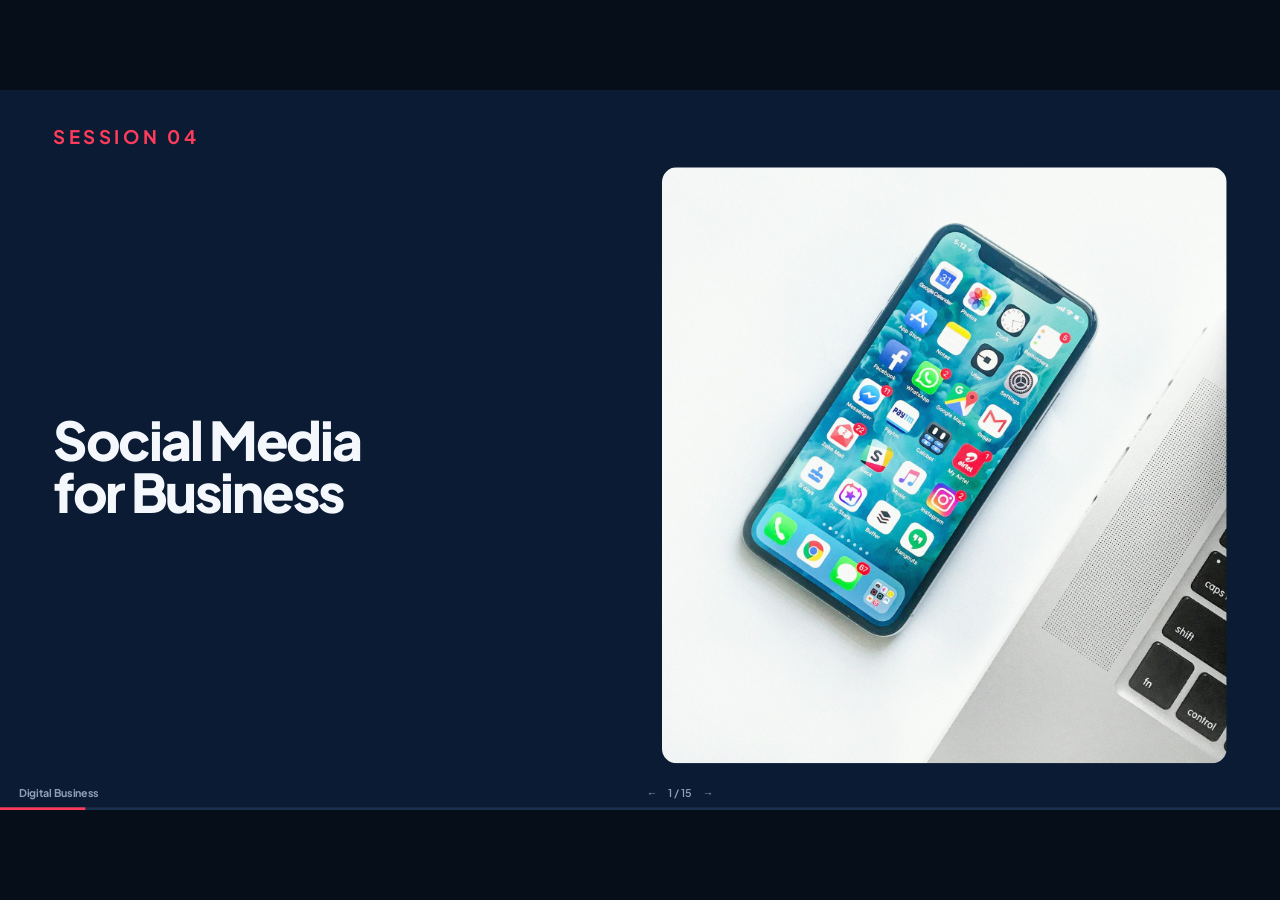
<file: sessions/04.html>
<!DOCTYPE html>
<html lang="en">
<head>
  <meta charset="utf-8">
  <meta name="viewport" content="width=device-width, initial-scale=1">
  <title>Session 04 — Social Media for Business</title>
  <link rel="icon" href="../assets/img/mark.svg" type="image/svg+xml">
  <link rel="stylesheet" href="../assets/css/deck.css">
</head>
<body class="deck-body" data-deck-title="Session 04 — Social">
  <div class="viewport">
    <div class="stage" role="main">
      <section class="slide slide-title ink is-active" id="slide-1">
        <div class="slide-inner">
          <p class="kicker">Session 04</p>
          <div class="row title-split">
            <div class="col" style="flex:1.05">
              <h1>Social Media<br>for Business</h1>
            </div>
            <figure class="photo-frame">
              <img class="photo" src="../assets/img/photos/phone.jpg" alt="Phone in hand">
            </figure>
          </div>
        </div>
        <aside class="notes">Collect Session 03 assignments. Steal one good funnel map. Today is operations plus spend control, not ‘how to go viral’.</aside>
      </section>

      <section class="slide" id="slide-2">
        <div class="slide-inner">
          <h2>Today</h2>
          <div class="grid g3 ">
            <div class="slab navy"><img class="ico-img" src="../assets/icons/share-2.svg" alt=""><strong>Pick the room</strong></div>
            <div class="slab blue"><img class="ico-img" src="../assets/icons/layout-grid.svg" alt=""><strong>Pillars</strong></div>
            <div class="slab navy"><img class="ico-img" src="../assets/icons/calendar-days.svg" alt=""><strong>Calendar</strong></div>
            <div class="slab accent"><img class="ico-img" src="../assets/icons/megaphone.svg" alt=""><strong>Paid social</strong></div>
            <div class="slab amber"><img class="ico-img" src="../assets/icons/handshake.svg" alt=""><strong>Influencers</strong></div>
            <div class="slab navy"><img class="ico-img" src="../assets/icons/users.svg" alt=""><strong>Studio</strong></div>
          </div>
        </div>
        <aside class="notes">User-count brag numbers go stale. Talk roles, not ‘100 million users’ as a 2026 fact. Studio: calendar + spend for last week’s Medan firm.</aside>
      </section>

      <section class="slide" id="slide-3">
        <div class="slide-inner">
          <h2>Pick the room</h2>
          <div class="grid g4 ">
            <div class="brand-tile"><div class="brand ig lg"><img src="../assets/brands/instagram.svg" alt="Instagram"></div><strong>Show</strong></div>
            <div class="brand-tile"><div class="brand tt lg"><img src="../assets/brands/tiktok.svg" alt="TikTok"></div><strong>Reach</strong></div>
            <div class="brand-tile"><div class="brand wa lg"><img src="../assets/brands/whatsapp.svg" alt="WhatsApp"></div><strong>Close</strong></div>
            <div class="brand-tile"><div class="brand meta lg"><img src="../assets/brands/facebook.svg" alt="Facebook"></div><strong>Ads</strong></div>
          </div>
        </div>
        <aside class="notes">WhatsApp is the operating system of Indonesian SMEs — treat it as CRM, not ‘social’. No unverified user counts.</aside>
      </section>

      <section class="slide" id="slide-4">
        <div class="slide-inner">
          <h2>Pillars</h2>
          <div class="grid g3 ">
            <div class="slab navy"><img class="ico-img" src="../assets/icons/coffee.svg" alt=""><strong>Product</strong></div>
            <div class="slab blue"><img class="ico-img" src="../assets/icons/users.svg" alt=""><strong>People</strong></div>
            <div class="slab green"><img class="ico-img" src="../assets/icons/sparkles.svg" alt=""><strong>Proof</strong></div>
          </div>
        </div>
        <aside class="notes">Ask them to name three pillars for the laundry / bika they used last week. Kill ‘we post when we remember’.</aside>
      </section>

      <section class="slide" id="slide-5">
        <div class="slide-inner">
          <h2>14-day calendar</h2>
          <div class="grid g2 ">
            <div class="metric"><div class="num">80 / 20</div><p class="cap">Help · sell</p></div>
            <div class="slab amber"><img class="ico-img" src="../assets/icons/clock.svg" alt=""><strong>Staff time</strong><span>payroll, not free</span></div>
          </div>
        </div>
        <aside class="notes">If the barista shoots Reels on shift, that is payroll, not free marketing. Two weeks a barista can run.</aside>
      </section>

      <section class="slide" id="slide-6">
        <div class="slide-inner">
          <h2>Paid social</h2>
          <div class="flow">
            <div class="step"><strong>Campaign</strong></div>
            <span class="arrow">→</span>
            <div class="step"><strong>Ad set</strong></div>
            <span class="arrow">→</span>
            <div class="step"><strong>Ad</strong></div>
          </div>
        </div>
        <aside class="notes">Meta structure. Cap the day, wait several days, watch ROAS and contribution — not likes. Targeting: demo, interest, site visitors, lookalike of buyers.</aside>
      </section>

      <section class="slide" id="slide-7">
        <div class="slide-inner">
          <h2>Native or it dies</h2>
          <div class="grid g3 ">
            <div class="brand-tile"><div class="brand tt lg"><img src="../assets/brands/tiktok.svg" alt="TikTok"></div><strong>TikTok</strong></div>
            <div class="brand-tile"><div class="brand ig lg"><img src="../assets/brands/instagram.svg" alt="Instagram"></div><strong>Reels</strong></div>
            <div class="slab accent"><img class="ico-img" src="../assets/icons/play.svg" alt=""><strong>Don’t crop</strong></div>
          </div>
        </div>
        <aside class="notes">We removed the unverified daily minimum. Same spirit as Google Ads last session.</aside>
      </section>

      <section class="slide" id="slide-8">
        <div class="slide-inner">
          <h2>Influencers</h2>
          <div class="grid g3 ">
            <div class="slab navy"><img class="ico-img" src="../assets/icons/receipt.svg" alt=""><strong>Invoice</strong></div>
            <div class="slab blue"><img class="ico-img" src="../assets/icons/file-text.svg" alt=""><strong>Deliverable</strong></div>
            <div class="slab accent"><img class="ico-img" src="../assets/icons/eye.svg" alt=""><strong>Disclose</strong></div>
          </div>
        </div>
        <aside class="notes">Vendors, not friends. Paid reviews without disclosure = ethics + documentation. Pay against invoice, not a nameless e-wallet. This is the session’s accounting spine.</aside>
      </section>

      <section class="slide" id="slide-9">
        <div class="slide-inner">
          <h2>Three entries</h2>
          <div class="flow">
            <div class="step"><strong>Top-up</strong><span>Dr Prepaid</span></div>
            <span class="arrow">→</span>
            <div class="step"><strong>Served</strong><span>Dr Expense</span></div>
            <span class="arrow">→</span>
            <div class="step"><strong>Invoice</strong><span>Influencer</span></div>
          </div>
        </div>
        <aside class="notes">Same pattern as Session 03. Repetition is the point. Barter coffee for a post: COGS + marketing expense.</aside>
      </section>

      <section class="slide" id="slide-10">
        <div class="slide-inner">
          <h2>Rp 1.2jt test</h2>
          <div class="grid g3 ">
            <div class="metric"><div class="num">1.2jt</div><p class="cap">Budget</p></div>
            <div class="metric"><div class="num">?</div><p class="cap">CAC</p></div>
            <div class="metric"><div class="num">?</div><p class="cap">ROAS</p></div>
          </div>
        </div>
        <aside class="notes">Kopi Nusantara teaching budget. Ask how they would tag the POS — a simple ‘heard from IG’ tally is enough.</aside>
      </section>

      <section class="slide" id="slide-11">
        <div class="slide-inner">
          <h2>Inbox = promises</h2>
          <div class="grid g2 ">
            <div class="brand-tile"><div class="brand wa lg"><img src="../assets/brands/whatsapp.svg" alt="WhatsApp"></div><strong>WhatsApp</strong></div>
            <div class="slab accent"><img class="ico-img" src="../assets/icons/star.svg" alt=""><strong>Reviews</strong><span>ops ticket</span></div>
          </div>
        </div>
        <aside class="notes">A bad review is an operations ticket. Connect to Session 07 credit notes. Fake reviews = ethics + documentation.</aside>
      </section>

      <section class="slide" id="slide-12">
        <div class="slide-inner">
          <h2>Studio</h2>
          <div class="grid g3 ">
            <div class="slab navy"><img class="ico-img" src="../assets/icons/calendar-days.svg" alt=""><strong>14 days</strong></div>
            <div class="slab blue"><img class="ico-img" src="../assets/icons/wallet.svg" alt=""><strong>Split the spend</strong></div>
            <div class="slab accent"><img class="ico-img" src="../assets/icons/calculator.svg" alt=""><strong>Day-30 metric</strong></div>
          </div>
        </div>
        <aside class="notes">Reuse last week’s business. Hear two calendars. Ban ‘we will hire an agency’ unless they cost it. 18 minutes.</aside>
      </section>

      <section class="slide" id="slide-13">
        <div class="slide-inner">
          <h2>Keep</h2>
          <div class="grid g4 ">
            <div class="slab navy"><img class="ico-img" src="../assets/icons/share-2.svg" alt=""><strong>Room first</strong></div>
            <div class="slab blue"><img class="ico-img" src="../assets/icons/layout-grid.svg" alt=""><strong>Pillars</strong></div>
            <div class="slab accent"><img class="ico-img" src="../assets/icons/handshake.svg" alt=""><strong>Vendors</strong></div>
            <div class="slab green"><img class="ico-img" src="../assets/icons/receipt.svg" alt=""><strong>Journals</strong></div>
          </div>
        </div>
        <aside class="notes">Close clean.</aside>
      </section>

      <section class="slide" id="slide-14">
        <div class="slide-inner">
          <h2>Assignment</h2>
          <div class="grid g2 ">
            <div class="slab navy"><img class="ico-img" src="../assets/icons/calendar-days.svg" alt=""><strong>Calendar</strong></div>
            <div class="slab blue"><img class="ico-img" src="../assets/icons/wallet.svg" alt=""><strong>Spend note</strong></div>
            <div class="slab accent"><img class="ico-img" src="../assets/icons/receipt.svg" alt=""><strong>2 journals</strong></div>
            <div class="slab navy"><img class="ico-img" src="../assets/icons/eye.svg" alt=""><strong>Disclosure</strong></div>
          </div>
        </div>
        <aside class="notes">Due next session. One-page 14-day calendar plus a half-page spend note. Dismiss.</aside>
      </section>

      <section class="slide" id="slide-15">
        <div class="slide-inner">
          <h2>Next</h2>
          <div class="tile" style="background:var(--navy);color:#fff;border:0;flex:1;justify-content:center">
            <p class="label" style="color:#FFB3C2">Session 05</p>
            <h3>Analytics &amp; BI</h3>
          </div>
        </div>
        <aside class="notes">A dashboard that cannot tie to the GL is a poster.</aside>
      </section>

      <footer class="chrome">
        <a href="../index.html">Digital Business</a>
        <div class="chrome-mid">
          <button type="button" data-prev aria-label="Previous slide">←</button>
          <span data-counter>1 / 15</span>
          <button type="button" data-next aria-label="Next slide">→</button>
        </div>
        <span></span>
      </footer>
      <div class="progress" aria-hidden="true"><span></span></div>
    </div>
  </div>
  <div class="help" role="dialog" aria-label="Keyboard shortcuts">
    <div class="help-card">
      <h2>Shortcuts</h2>
      <table>
        <tr><td>← → Space</td><td>Previous / next</td></tr>
        <tr><td>Home / End</td><td>First / last slide</td></tr>
        <tr><td>O</td><td>Overview grid</td></tr>
        <tr><td>F</td><td>Fullscreen</td></tr>
        <tr><td>S</td><td>Presenter notes + timer</td></tr>
        <tr><td>?</td><td>This help</td></tr>
      </table>
    </div>
  </div>
  <script src="../assets/js/engine.js"></script>
</body>
</html>
</file>
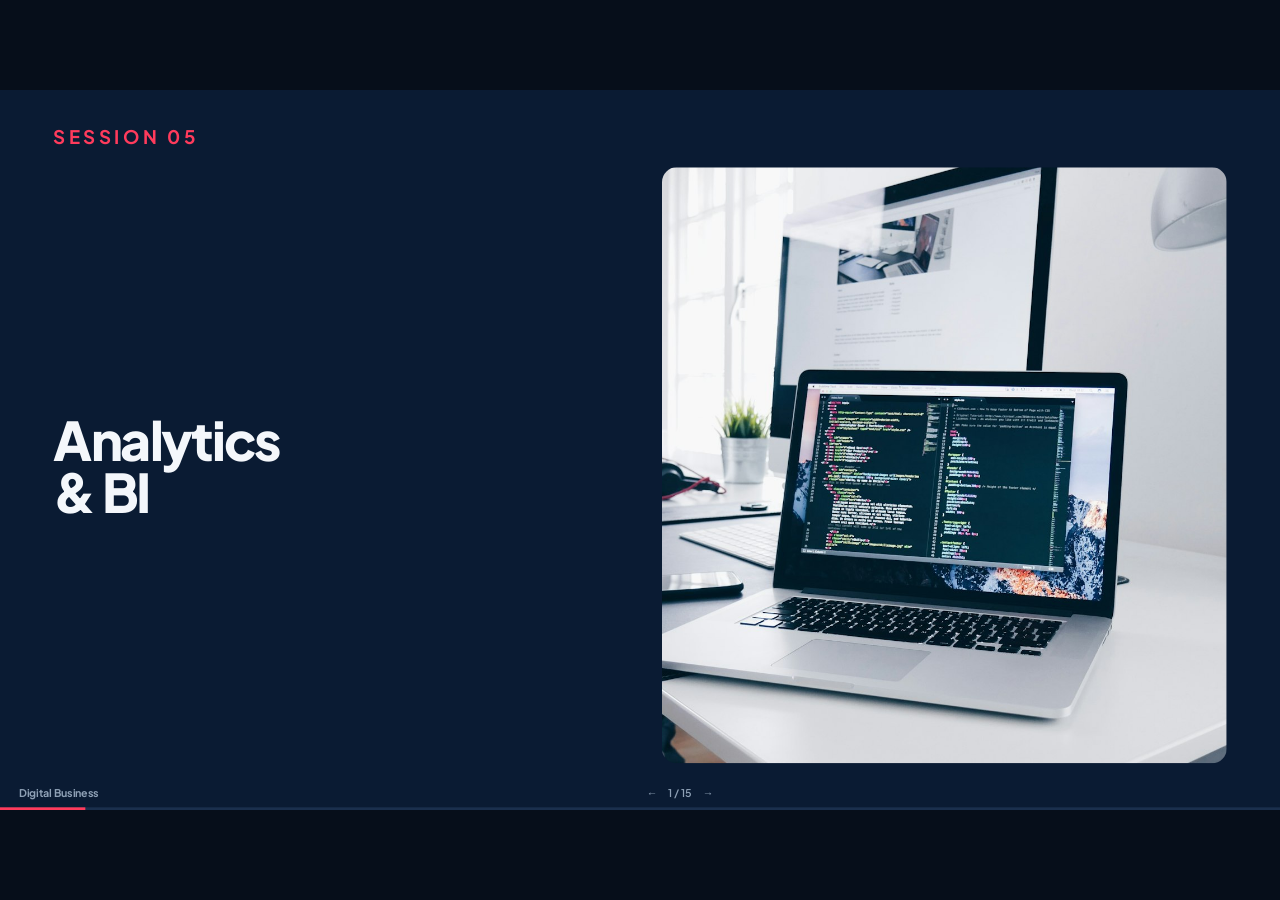
<file: sessions/05.html>
<!DOCTYPE html>
<html lang="en">
<head>
  <meta charset="utf-8">
  <meta name="viewport" content="width=device-width, initial-scale=1">
  <title>Session 05 — Data Analytics & Business Intelligence</title>
  <link rel="icon" href="../assets/img/mark.svg" type="image/svg+xml">
  <link rel="stylesheet" href="../assets/css/deck.css">
</head>
<body class="deck-body" data-deck-title="Session 05 — Analytics">
  <div class="viewport">
    <div class="stage" role="main">
      <section class="slide slide-title ink is-active" id="slide-1">
        <div class="slide-inner">
          <p class="kicker">Session 05</p>
          <div class="row title-split">
            <div class="col" style="flex:1.05">
              <h1>Analytics<br>&amp; BI</h1>
            </div>
            <figure class="photo-frame">
              <img class="photo" src="../assets/img/photos/laptop.jpg" alt="Laptop with data work">
            </figure>
          </div>
        </div>
        <aside class="notes">No live GA4 login — Wi-Fi. Theme: a dashboard that cannot tie to the GL is a poster.</aside>
      </section>

      <section class="slide" id="slide-2">
        <div class="slide-inner">
          <h2>Today</h2>
          <div class="grid g3 ">
            <div class="slab navy"><img class="ico-img" src="../assets/icons/layers.svg" alt=""><strong>Descriptive → decide</strong></div>
            <div class="slab blue"><img class="ico-img" src="../assets/icons/file-text.svg" alt=""><strong>From the statements</strong></div>
            <div class="slab navy"><img class="ico-img" src="../assets/icons/calculator.svg" alt=""><strong>Unit economics</strong></div>
            <div class="slab accent"><img class="ico-img" src="../assets/icons/repeat.svg" alt=""><strong>Three ties</strong></div>
            <div class="slab green"><img class="ico-img" src="../assets/icons/users.svg" alt=""><strong>Cohorts</strong></div>
            <div class="slab navy"><img class="ico-img" src="../assets/icons/layout-grid.svg" alt=""><strong>Studio</strong></div>
          </div>
        </div>
        <aside class="notes">Old deck claimed firms that use data beat peers by 5–6%. Older productivity research, often misquoted. Not a 2026 law.</aside>
      </section>

      <section class="slide" id="slide-3">
        <div class="slide-inner">
          <h2>The ladder</h2>
          <div class="flow">
            <div class="step"><strong>What</strong></div>
            <span class="arrow">→</span>
            <div class="step"><strong>Why</strong></div>
            <span class="arrow">→</span>
            <div class="step"><strong>Do this</strong></div>
          </div>
        </div>
        <aside class="notes">Students love ‘AI forecast’. Pull them back to a clean daily sales file.</aside>
      </section>

      <section class="slide" id="slide-4">
        <div class="slide-inner">
          <h2>Start here</h2>
          <div class="grid g3 ">
            <div class="slab navy"><img class="ico-img" src="../assets/icons/file-text.svg" alt=""><strong>P&L</strong></div>
            <div class="slab blue"><img class="ico-img" src="../assets/icons/wallet.svg" alt=""><strong>Cash</strong></div>
            <div class="slab green"><img class="ico-img" src="../assets/icons/circle-dollar-sign.svg" alt=""><strong>Contribution</strong></div>
          </div>
        </div>
        <aside class="notes">If they cannot find contribution margin, they are not ready for CAC.</aside>
      </section>

      <section class="slide" id="slide-5">
        <div class="slide-inner">
          <h2>Pack for finance</h2>
          <div class="grid g5 ">
            <div class="metric"><div class="num">CAC</div><p class="cap"></p></div>
            <div class="metric"><div class="num">CLV</div><p class="cap"></p></div>
            <div class="metric"><div class="num">CR</div><p class="cap"></p></div>
            <div class="metric"><div class="num">AOV</div><p class="cap"></p></div>
            <div class="metric"><div class="num" style="font-size:36px">Refunds</div><p class="cap"></p></div>
          </div>
        </div>
        <aside class="notes">NPS is useful and not a P&L line. Skip fake industry conversion averages.</aside>
      </section>

      <section class="slide" id="slide-6">
        <div class="slide-inner">
          <h2>Warung Sari P&L</h2>
          <div class="grid g3 ">
            <div class="metric"><div class="num">48jt</div><p class="cap">Sales</p></div>
            <div class="metric"><div class="num">18.2jt</div><p class="cap">Var. cost</p></div>
            <div class="metric"><div class="num">59.5%</div><p class="cap">After mktg?</p></div>
          </div>
        </div>
        <aside class="notes">(48-18.24-1.2)/48 = 59.5% if marketing sits below contribution so you can see CAC as a use of surplus. If they have no repeat data, they must not invent CLV.</aside>
      </section>

      <section class="slide" id="slide-7">
        <div class="slide-inner">
          <h2>Tools we will name</h2>
          <div class="grid g3 ">
            <div class="brand-tile"><div class="brand ga lg"><img src="../assets/brands/googleanalytics.svg" alt="GA4"></div><strong>GA4</strong></div>
            <div class="slab navy"><img class="ico-img" src="../assets/icons/file-text.svg" alt=""><strong>Sheets</strong></div>
            <div class="slab blue"><img class="ico-img" src="../assets/icons/calculator.svg" alt=""><strong>Jurnal / Accurate</strong></div>
          </div>
        </div>
        <aside class="notes">Dropped Power BI US$10/user. Meta Business Suite is a channel pane, not a GL.</aside>
      </section>

      <section class="slide" id="slide-8">
        <div class="slide-inner">
          <h2>Three ties</h2>
          <div class="flow">
            <div class="step"><strong>Platform</strong></div>
            <span class="arrow">→</span>
            <div class="step"><strong>Bank</strong></div>
            <span class="arrow">→</span>
            <div class="step"><strong>Books</strong></div>
          </div>
        </div>
        <aside class="notes">If they remember one slide, this is it. Ads, POS, tax too.</aside>
      </section>

      <section class="slide" id="slide-9">
        <div class="slide-inner">
          <h2>Analytics as control</h2>
          <div class="grid g3 ">
            <div class="slab navy"><img class="ico-img" src="../assets/icons/trending-down.svg" alt=""><strong>Outliers</strong></div>
            <div class="slab accent"><img class="ico-img" src="../assets/icons/repeat.svg" alt=""><strong>Refund spikes</strong></div>
            <div class="slab blue"><img class="ico-img" src="../assets/icons/shield-check.svg" alt=""><strong>Access log</strong></div>
          </div>
        </div>
        <aside class="notes">UMKM-scale. A sorted refund table is enough. AI can help flag outliers later.</aside>
      </section>

      <section class="slide" id="slide-10">
        <div class="slide-inner">
          <h2>Cohorts</h2>
          <div class="grid g2 ">
            <div class="slab navy"><img class="ico-img" src="../assets/icons/calendar-days.svg" alt=""><strong>When they arrived</strong></div>
            <div class="slab green"><img class="ico-img" src="../assets/icons/repeat.svg" alt=""><strong>Did they return?</strong></div>
          </div>
        </div>
        <aside class="notes">The idea is enough. No cohort matrix required on screen.</aside>
      </section>

      <section class="slide" id="slide-11">
        <div class="slide-inner">
          <h2>Studio</h2>
          <div class="grid g3 ">
            <div class="slab navy"><img class="ico-img" src="../assets/icons/layout-grid.svg" alt=""><strong>6 tiles</strong></div>
            <div class="slab accent"><img class="ico-img" src="../assets/icons/x.svg" alt=""><strong>No likes</strong></div>
            <div class="slab blue"><img class="ico-img" src="../assets/icons/landmark.svg" alt=""><strong>Lender-safe</strong></div>
          </div>
        </div>
        <aside class="notes">Six tiles for Warung Sari. Hear two pairs. Ban number of likes as a core tile. Safest lender KPI is cash / contribution, not vanity.</aside>
      </section>

      <section class="slide" id="slide-12">
        <div class="slide-inner">
          <h2>Which KPI for a lender?</h2>
          <div class="slabs">
            <div class="slab navy"><p class="label" style="color:#FFB3C2">A</p><strong>Followers</strong></div>
            <div class="slab green"><p class="label" style="color:#D8F4EB">B</p><strong>Contribution · cash</strong></div>
          </div>
        </div>
        <aside class="notes">Hands. B.</aside>
      </section>

      <section class="slide" id="slide-13">
        <div class="slide-inner">
          <h2>Keep</h2>
          <div class="grid g4 ">
            <div class="slab navy"><img class="ico-img" src="../assets/icons/file-text.svg" alt=""><strong>Statements first</strong></div>
            <div class="slab blue"><img class="ico-img" src="../assets/icons/repeat.svg" alt=""><strong>Three ties</strong></div>
            <div class="slab accent"><img class="ico-img" src="../assets/icons/calculator.svg" alt=""><strong>Unit economics</strong></div>
            <div class="slab green"><img class="ico-img" src="../assets/icons/shield-check.svg" alt=""><strong>Control</strong></div>
          </div>
        </div>
        <aside class="notes">Assignment uses a demo mindset without requiring a live GA account if campus blocks it.</aside>
      </section>

      <section class="slide" id="slide-14">
        <div class="slide-inner">
          <h2>Assignment</h2>
          <div class="grid g2 ">
            <div class="slab navy"><img class="ico-img" src="../assets/icons/layout-grid.svg" alt=""><strong>6-tile dashboard</strong></div>
            <div class="slab blue"><img class="ico-img" src="../assets/icons/repeat.svg" alt=""><strong>One tie-out</strong></div>
            <div class="slab amber"><img class="ico-img" src="../assets/icons/calculator.svg" alt=""><strong>One ratio</strong></div>
            <div class="slab navy"><img class="ico-img" src="../assets/icons/file-text.svg" alt=""><strong>Source note</strong></div>
          </div>
        </div>
        <aside class="notes">Offer a sample CSV if you can. Do not fail students for campus Google blocks.</aside>
      </section>

      <section class="slide" id="slide-15">
        <div class="slide-inner">
          <h2>Next</h2>
          <div class="tile" style="background:var(--navy);color:#fff;border:0;flex:1;justify-content:center">
            <p class="label" style="color:#FFB3C2">Session 06</p>
            <h3>Digital Payments</h3>
          </div>
        </div>
        <aside class="notes">QRIS, MDR, beep ≠ bank.</aside>
      </section>

      <footer class="chrome">
        <a href="../index.html">Digital Business</a>
        <div class="chrome-mid">
          <button type="button" data-prev aria-label="Previous slide">←</button>
          <span data-counter>1 / 15</span>
          <button type="button" data-next aria-label="Next slide">→</button>
        </div>
        <span></span>
      </footer>
      <div class="progress" aria-hidden="true"><span></span></div>
    </div>
  </div>
  <div class="help" role="dialog" aria-label="Keyboard shortcuts">
    <div class="help-card">
      <h2>Shortcuts</h2>
      <table>
        <tr><td>← → Space</td><td>Previous / next</td></tr>
        <tr><td>Home / End</td><td>First / last slide</td></tr>
        <tr><td>O</td><td>Overview grid</td></tr>
        <tr><td>F</td><td>Fullscreen</td></tr>
        <tr><td>S</td><td>Presenter notes + timer</td></tr>
        <tr><td>?</td><td>This help</td></tr>
      </table>
    </div>
  </div>
  <script src="../assets/js/engine.js"></script>
</body>
</html>
</file>
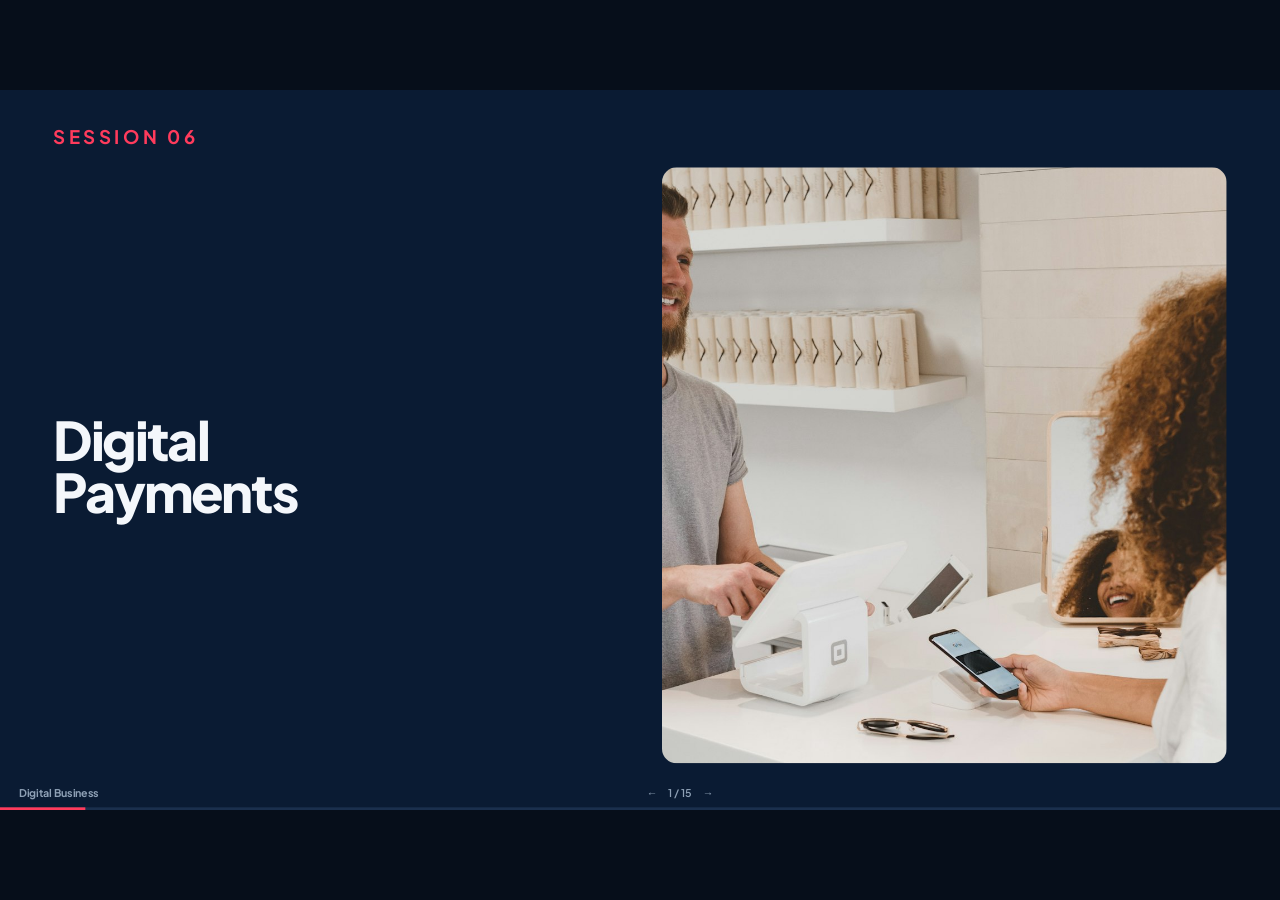
<file: sessions/06.html>
<!DOCTYPE html>
<html lang="en">
<head>
  <meta charset="utf-8">
  <meta name="viewport" content="width=device-width, initial-scale=1">
  <title>Session 06 — Digital Payment Systems</title>
  <link rel="icon" href="../assets/img/mark.svg" type="image/svg+xml">
  <link rel="stylesheet" href="../assets/css/deck.css">
</head>
<body class="deck-body" data-deck-title="Session 06 — Payments">
  <div class="viewport">
    <div class="stage" role="main">
      <section class="slide slide-title ink is-active" id="slide-1">
        <div class="slide-inner">
          <p class="kicker">Session 06</p>
          <div class="row title-split">
            <div class="col" style="flex:1.05">
              <h1>Digital<br>Payments</h1>
            </div>
            <figure class="photo-frame">
              <img class="photo" src="../assets/img/photos/pay.jpg" alt="Card payment at a counter">
            </figure>
          </div>
        </div>
        <aside class="notes">Bring a printed QRIS if you have one. Today we kill two myths: ‘QRIS is free’ and ‘QRIS is legally mandatory for every warung’.</aside>
      </section>

      <section class="slide" id="slide-2">
        <div class="slide-inner">
          <h2>Today</h2>
          <div class="grid g3 ">
            <div class="slab navy"><img class="ico-img" src="../assets/icons/credit-card.svg" alt=""><strong>The rails</strong></div>
            <div class="slab blue"><img class="ico-img" src="../assets/icons/qr-code.svg" alt=""><strong>What QRIS is</strong></div>
            <div class="slab amber"><img class="ico-img" src="../assets/icons/badge-percent.svg" alt=""><strong>MDR</strong></div>
            <div class="slab navy"><img class="ico-img" src="../assets/icons/globe.svg" alt=""><strong>Gateways</strong></div>
            <div class="slab green"><img class="ico-img" src="../assets/icons/repeat.svg" alt=""><strong>Reconcile</strong></div>
            <div class="slab navy"><img class="ico-img" src="../assets/icons/users.svg" alt=""><strong>Studio</strong></div>
          </div>
        </div>
        <aside class="notes">COD is still real in e-commerce. Do not declare Indonesia cashless as a finished fact. Studio 15 min: rebuild Warung Sari’s week of QRIS.</aside>
      </section>

      <section class="slide" id="slide-3">
        <div class="slide-inner">
          <h2>How people pay</h2>
          <div class="grid g3 ">
            <div class="brand-tile"><div class="logo-row"><span class="wordmark gopay lg">GoPay</span><span class="wordmark ovo lg">OVO</span><span class="wordmark dana lg">DANA</span></div><strong>Wallets</strong></div>
            <div class="brand-tile"><span class="wordmark qris lg">QRIS</span><strong>QRIS</strong></div>
            <div class="slab blue"><img class="ico-img" src="../assets/icons/landmark.svg" alt=""><strong>Virtual account</strong></div>
            <div class="brand-tile"><div class="brand go lg"><img src="../assets/brands/visa.svg" alt="Visa"></div><strong>Cards</strong></div>
            <div class="slab navy"><img class="ico-img" src="../assets/icons/clock.svg" alt=""><strong>BNPL</strong></div>
            <div class="slab amber"><img class="ico-img" src="../assets/icons/banknote.svg" alt=""><strong>COD</strong></div>
          </div>
        </div>
        <aside class="notes">Qualitative only — dropped unverified 70/30 mix. Merchant may see wallets as QRIS. BNPL: merchant may be paid sooner than the customer pays. COD: high operational and fraud cost.</aside>
      </section>

      <section class="slide" id="slide-4">
        <div class="slide-inner">
          <h2>QRIS</h2>
          <div class="compare">
            <div class="side"><p class="label">True</p><h3>National QR standard</h3><p>PSPs that offer QR must use it</p></div>
            <div class="vs">≠</div>
            <div class="side"><p class="label">Overstated</p><h3>Mandatory for every stall</h3><p>Cash-only is still legal</p></div>
          </div>
        </div>
        <aside class="notes">Read the left twice. Bank Indonesia QRIS pages: PSPs offering QR must use the standard. Merchant adoption is policy-supported, not a universal merchant mandate. QRIS is not always free — MDR exists; some bands are 0%.</aside>
      </section>

      <section class="slide" id="slide-5">
        <div class="slide-inner">
          <h2>June 2026</h2>
          <div class="grid g3 ">
            <div class="metric"><div class="num">65.8jt</div><p class="cap">Users</p></div>
            <div class="metric"><div class="num">44.9jt</div><p class="cap">Merchants</p></div>
            <div class="metric"><div class="num">96.7%</div><p class="cap">of them UMKM</p></div>
          </div>
        </div>
        <aside class="notes">Bank Indonesia news release on Indonesia Credit Card and 0% MDR policy (2026): users 65.77 million, merchants 44.86 million, 96.68% UMKM, H1 2026 transaction count 12.55 billion, nominal Rp 1.12 quadrillion. Date the slide when you speak.</aside>
      </section>

      <section class="slide" id="slide-6">
        <div class="slide-inner">
          <h2>MDR</h2>
          <div class="grid g3 ">
            <div class="metric"><div class="num">0%</div><p class="cap">UMI ≤ 500k</p></div>
            <div class="metric"><div class="num">0.3%</div><p class="cap">UMI above</p></div>
            <div class="metric"><div class="num">0.7%</div><p class="cap">SME / large</p></div>
          </div>
        </div>
        <aside class="notes">From 1 Oct 2026 BI expands 0% MDR: still 0% for micro ≤ Rp 500k, and 0% for other merchants on transactions up to Rp 100k (replacing 0.7% on those small tickets). Class is 28 Sep 2026 — say ‘from 1 October’. Acquirers may add other fees. Always re-read the live BI table.</aside>
      </section>

      <section class="slide" id="slide-7">
        <div class="slide-inner">
          <h2>Gateways</h2>
          <div class="grid g3 ">
            <div class="brand-tile"><span class="wordmark mid lg">Midtrans</span><strong>Midtrans</strong></div>
            <div class="brand-tile"><div class="brand xendit lg"><img src="../assets/brands/xendit.svg" alt="Xendit"></div><strong>Xendit</strong></div>
            <div class="slab navy"><img class="ico-img" src="../assets/icons/landmark.svg" alt=""><strong>Bank QRIS</strong><span>DOKU · Duitku</span></div>
          </div>
        </div>
        <aside class="notes">Job description only — do not memorise 2–3% as a forever rate. Your job is the settlement file and the fee account. Midtrans historically GoTo-adjacent. Xendit popular with startups.</aside>
      </section>

      <section class="slide" id="slide-8">
        <div class="slide-inner">
          <h2>Warung Sari · Tuesday</h2>
          <div class="grid g4 ">
            <div class="metric"><div class="num">18k</div><p class="cap">Cash</p></div>
            <div class="metric"><div class="num">85k</div><p class="cap">QRIS 0%</p></div>
            <div class="metric"><div class="num">120k</div><p class="cap">Shopee</p></div>
            <div class="metric"><div class="num">40k</div><p class="cap">Card</p></div>
          </div>
        </div>
        <aside class="notes">Four rails, four receivable or cash stories. 85k micro QRIS is 0% under UMI ≤500k. The Shopee parcel is Session 02 logic. Card MDR ≠ QRIS. One ‘sales’ line without a split will not close.</aside>
      </section>

      <section class="slide" id="slide-9">
        <div class="slide-inner">
          <h2>Beep → bank</h2>
          <div class="flow">
            <div class="step"><strong>Sale</strong><span>Dr AR</span></div>
            <span class="arrow">→</span>
            <div class="step"><strong>Fee</strong><span>Dr MDR</span></div>
            <span class="arrow">→</span>
            <div class="step"><strong>Settle</strong><span>Dr Bank</span></div>
          </div>
        </div>
        <aside class="notes">Beep is not bank. Timing gap is a receivable. Reconcile gross, fee, net. Preview Session 05 analytics: a dashboard that cannot tie to the GL is a poster.</aside>
      </section>

      <section class="slide" id="slide-10">
        <div class="slide-inner">
          <h2>Timing</h2>
          <div class="grid g2 ">
            <div class="slab navy"><img class="ico-img" src="../assets/icons/zap.svg" alt=""><strong>Beep</strong><span>customer leaves</span></div>
            <div class="slab blue"><img class="ico-img" src="../assets/icons/landmark.svg" alt=""><strong>Bank</strong><span>T+1 / T+2</span></div>
          </div>
        </div>
        <aside class="notes">If they recognise cash at beep, the books lie until settlement. Cut-off at month-end is the exam question.</aside>
      </section>

      <section class="slide" id="slide-11">
        <div class="slide-inner">
          <h2>Control</h2>
          <div class="grid g3 ">
            <div class="slab accent"><img class="ico-img" src="../assets/icons/smartphone.svg" alt=""><strong>OTP</strong></div>
            <div class="slab blue"><img class="ico-img" src="../assets/icons/file-text.svg" alt=""><strong>Settlement file</strong></div>
            <div class="slab navy"><img class="ico-img" src="../assets/icons/shield-check.svg" alt=""><strong>Daily match</strong></div>
          </div>
        </div>
        <aside class="notes">Same password problem as Session 01. Someone must match QRIS report + bank + sales journal. If the owner is that someone, it still has to happen.</aside>
      </section>

      <section class="slide" id="slide-12">
        <div class="slide-inner">
          <h2>Studio</h2>
          <div class="grid g3 ">
            <div class="slab navy"><img class="ico-img" src="../assets/icons/qr-code.svg" alt=""><strong>Week of QRIS</strong></div>
            <div class="slab blue"><img class="ico-img" src="../assets/icons/calculator.svg" alt=""><strong>Gross · fee · net</strong></div>
            <div class="slab accent"><img class="ico-img" src="../assets/icons/receipt.svg" alt=""><strong>3 journals</strong></div>
          </div>
        </div>
        <aside class="notes">15 minutes. Rebuild Warung Sari’s week. Hear two groups. Ban ‘QRIS is free so ignore it’.</aside>
      </section>

      <section class="slide" id="slide-13">
        <div class="slide-inner">
          <h2>Keep</h2>
          <div class="grid g4 ">
            <div class="slab navy"><img class="ico-img" src="../assets/icons/qr-code.svg" alt=""><strong>Standard, not a duty</strong></div>
            <div class="slab amber"><img class="ico-img" src="../assets/icons/badge-percent.svg" alt=""><strong>MDR hides</strong></div>
            <div class="slab blue"><img class="ico-img" src="../assets/icons/clock.svg" alt=""><strong>Beep ≠ bank</strong></div>
            <div class="slab green"><img class="ico-img" src="../assets/icons/repeat.svg" alt=""><strong>Reconcile 3 numbers</strong></div>
          </div>
        </div>
        <aside class="notes">Close.</aside>
      </section>

      <section class="slide" id="slide-14">
        <div class="slide-inner">
          <h2>Assignment</h2>
          <div class="grid g2 ">
            <div class="slab navy"><img class="ico-img" src="../assets/icons/eye.svg" alt=""><strong>Watch one QRIS</strong></div>
            <div class="slab blue"><img class="ico-img" src="../assets/icons/calculator.svg" alt=""><strong>Estimate MDR</strong></div>
            <div class="slab accent"><img class="ico-img" src="../assets/icons/receipt.svg" alt=""><strong>Journals</strong></div>
            <div class="slab navy"><img class="ico-img" src="../assets/icons/file-text.svg" alt=""><strong>Cut-off note</strong></div>
          </div>
        </div>
        <aside class="notes">Due next session. One page. Next: Session 07 CRM. Dismiss.</aside>
      </section>

      <section class="slide" id="slide-15">
        <div class="slide-inner">
          <h2>Next</h2>
          <div class="tile" style="background:var(--navy);color:#fff;border:0;flex:1;justify-content:center">
            <p class="label" style="color:#FFB3C2">Session 07</p>
            <h3>CRM &amp; Customer Experience</h3>
          </div>
        </div>
        <aside class="notes">Retention math they already met. AR aging is a CRM report.</aside>
      </section>

      <footer class="chrome">
        <a href="../index.html">Digital Business</a>
        <div class="chrome-mid">
          <button type="button" data-prev aria-label="Previous slide">←</button>
          <span data-counter>1 / 15</span>
          <button type="button" data-next aria-label="Next slide">→</button>
        </div>
        <span></span>
      </footer>
      <div class="progress" aria-hidden="true"><span></span></div>
    </div>
  </div>
  <div class="help" role="dialog" aria-label="Keyboard shortcuts">
    <div class="help-card">
      <h2>Shortcuts</h2>
      <table>
        <tr><td>← → Space</td><td>Previous / next</td></tr>
        <tr><td>Home / End</td><td>First / last slide</td></tr>
        <tr><td>O</td><td>Overview grid</td></tr>
        <tr><td>F</td><td>Fullscreen</td></tr>
        <tr><td>S</td><td>Presenter notes + timer</td></tr>
        <tr><td>?</td><td>This help</td></tr>
      </table>
    </div>
  </div>
  <script src="../assets/js/engine.js"></script>
</body>
</html>
</file>
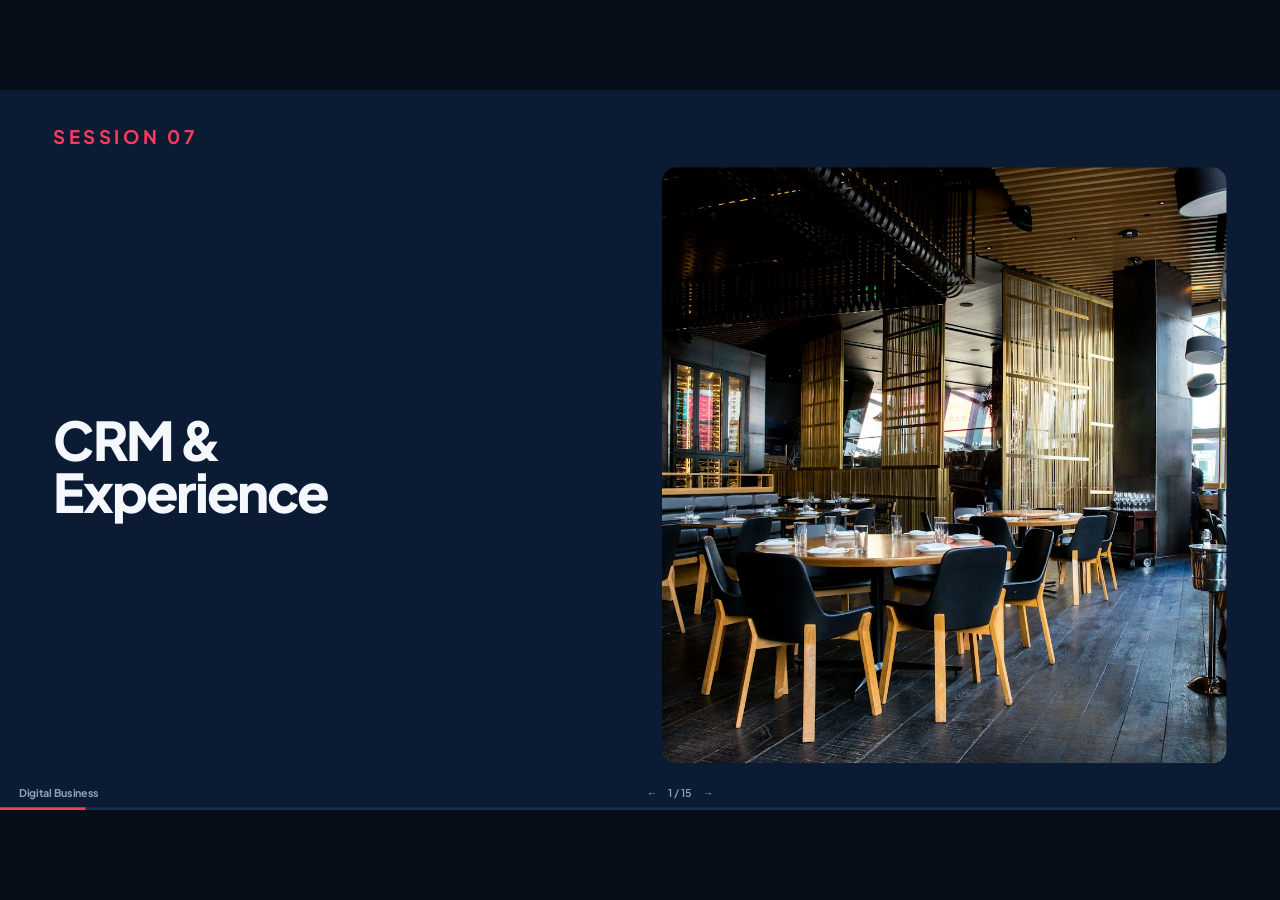
<file: sessions/07.html>
<!DOCTYPE html>
<html lang="en">
<head>
  <meta charset="utf-8">
  <meta name="viewport" content="width=device-width, initial-scale=1">
  <title>Session 07 — CRM & Customer Experience</title>
  <link rel="icon" href="../assets/img/mark.svg" type="image/svg+xml">
  <link rel="stylesheet" href="../assets/css/deck.css">
</head>
<body class="deck-body" data-deck-title="Session 07 — CRM">
  <div class="viewport">
    <div class="stage" role="main">
      <section class="slide slide-title ink is-active" id="slide-1">
        <div class="slide-inner">
          <p class="kicker">Session 07</p>
          <div class="row title-split">
            <div class="col" style="flex:1.05">
              <h1>CRM &amp;<br>Experience</h1>
            </div>
            <figure class="photo-frame">
              <img class="photo" src="../assets/img/photos/dining.jpg" alt="Guests at a table">
            </figure>
          </div>
        </div>
        <aside class="notes">CRM is not Salesforce theatre. For a café it is a sheet and WhatsApp labels.</aside>
      </section>

      <section class="slide" id="slide-2">
        <div class="slide-inner">
          <h2>Today</h2>
          <div class="grid g3 ">
            <div class="slab navy"><img class="ico-img" src="../assets/icons/users.svg" alt=""><strong>What CRM is</strong></div>
            <div class="slab blue"><img class="ico-img" src="../assets/icons/filter.svg" alt=""><strong>Funnel + ledger</strong></div>
            <div class="slab amber"><img class="ico-img" src="../assets/icons/repeat.svg" alt=""><strong>5–25×</strong></div>
            <div class="slab navy"><img class="ico-img" src="../assets/icons/stamp.svg" alt=""><strong>Loyalty</strong></div>
            <div class="slab accent"><img class="ico-img" src="../assets/icons/shield-check.svg" alt=""><strong>Data / UU PDP</strong></div>
            <div class="slab navy"><img class="ico-img" src="../assets/icons/map-pin.svg" alt=""><strong>Studio</strong></div>
          </div>
        </div>
        <aside class="notes">Old deck said 5× on one slide and 5–25× on another. We unify on the sourced range. Studio: map a food-delivery journey.</aside>
      </section>

      <section class="slide" id="slide-3">
        <div class="slide-inner">
          <h2>CRM is memory</h2>
          <div class="grid g3 ">
            <div class="slab navy"><img class="ico-img" src="../assets/icons/user-plus.svg" alt=""><strong>Who</strong></div>
            <div class="slab blue"><img class="ico-img" src="../assets/icons/message-circle.svg" alt=""><strong>What they said</strong></div>
            <div class="slab green"><img class="ico-img" src="../assets/icons/clock.svg" alt=""><strong>When they return</strong></div>
          </div>
        </div>
        <aside class="notes">Ask who keeps the café regulars in their own WA. That is the case.</aside>
      </section>

      <section class="slide" id="slide-4">
        <div class="slide-inner">
          <h2>Same funnel</h2>
          <div class="bars">
            <div class="bar w1"><div class="name">Lead</div><div class="track">CAC</div></div>
            <div class="bar w3"><div class="name">Buy</div><div class="track">Revenue</div></div>
            <div class="bar w5"><div class="name">Stay</div><div class="track">CLV</div></div>
          </div>
        </div>
        <aside class="notes">They have seen the funnel. New column is the ledger. One bad support chat is a refund plus a review.</aside>
      </section>

      <section class="slide" id="slide-5">
        <div class="slide-inner">
          <h2>Retention range</h2>
          <div class="grid g2 ">
            <div class="metric"><div class="num">5–25×</div><p class="cap">Acquisition vs keep</p></div>
            <div class="slab blue"><img class="ico-img" src="../assets/icons/calculator.svg" alt=""><strong>Compute yours</strong></div>
          </div>
        </div>
        <aside class="notes">HBR 2014 Gallo. Directionally true, precisely messy. Reichheld 5% / 25–95% is optional colour — also a range.</aside>
      </section>

      <section class="slide" id="slide-6">
        <div class="slide-inner">
          <h2>Five moves</h2>
          <div class="grid g5 ">
            <div class="slab navy"><img class="ico-img" src="../assets/icons/stamp.svg" alt=""><strong>Stamp</strong></div>
            <div class="slab blue"><img class="ico-img" src="../assets/icons/mail.svg" alt=""><strong>Broadcast</strong></div>
            <div class="slab amber"><img class="ico-img" src="../assets/icons/gift.svg" alt=""><strong>Win-back</strong></div>
            <div class="slab green"><img class="ico-img" src="../assets/icons/star.svg" alt=""><strong>Service</strong></div>
            <div class="slab accent"><img class="ico-img" src="../assets/icons/inbox.svg" alt=""><strong>AR aging</strong></div>
          </div>
        </div>
        <aside class="notes">Last card is the gift: AR aging = CRM.</aside>
      </section>

      <section class="slide" id="slide-7">
        <div class="slide-inner">
          <h2>A stamp is a contract</h2>
          <div class="grid g3 ">
            <div class="metric"><div class="num">9+1</div><p class="cap">Card</p></div>
            <div class="slab amber"><img class="ico-img" src="../assets/icons/receipt.svg" alt=""><strong>COGS</strong></div>
            <div class="slab navy"><img class="ico-img" src="../assets/icons/clock.svg" alt=""><strong>If material</strong><span>deferred</span></div>
          </div>
        </div>
        <aside class="notes">IFRIC 13 / IFRS 15 thinking without the standard dump. Refunds: credit note vs contra-revenue, same as Session 02.</aside>
      </section>

      <section class="slide" id="slide-8">
        <div class="slide-inner">
          <h2>Kopi Nusantara</h2>
          <div class="grid g3 ">
            <div class="metric"><div class="num">400</div><p class="cap">Cards out</p></div>
            <div class="metric"><div class="num">9k</div><p class="cap">Free drink</p></div>
            <div class="metric"><div class="num">2.16jt</div><p class="cap">If 60% finish</p></div>
          </div>
        </div>
        <aside class="notes">400 * 9k = 3.6m; 60% expected finish = 2.16m. Materiality is the teaching point.</aside>
      </section>

      <section class="slide" id="slide-9">
        <div class="slide-inner">
          <h2>Lightest tool</h2>
          <div class="grid g3 ">
            <div class="slab navy"><img class="ico-img" src="../assets/icons/file-text.svg" alt=""><strong>Sheet</strong></div>
            <div class="brand-tile"><div class="brand wa lg"><img src="../assets/brands/whatsapp.svg" alt="WhatsApp"></div><strong>Labels</strong></div>
            <div class="slab blue"><img class="ico-img" src="../assets/icons/users.svg" alt=""><strong>Then a CRM</strong></div>
          </div>
        </div>
        <aside class="notes">Use the tool you will open. HubSpot free is fine to mention, not to lock.</aside>
      </section>

      <section class="slide" id="slide-10">
        <div class="slide-inner">
          <h2>Data is a liability</h2>
          <div class="grid g2 ">
            <div class="slab navy"><img class="ico-img" src="../assets/icons/shield-check.svg" alt=""><strong>UU PDP</strong></div>
            <div class="slab accent"><img class="ico-img" src="../assets/icons/smartphone.svg" alt=""><strong>Access</strong></div>
          </div>
        </div>
        <aside class="notes">Name UU PDP without a fake exam on articles. Access is the practical bit.</aside>
      </section>

      <section class="slide" id="slide-11">
        <div class="slide-inner">
          <h2>Recovery = journal</h2>
          <div class="flow">
            <div class="step"><strong>Complaint</strong></div>
            <span class="arrow">→</span>
            <div class="step"><strong>Credit note</strong></div>
            <span class="arrow">→</span>
            <div class="step"><strong>Keep the ID</strong></div>
          </div>
        </div>
        <aside class="notes">You need a customer ID to issue a credit note, not a KTP photocopy.</aside>
      </section>

      <section class="slide" id="slide-12">
        <div class="slide-inner">
          <h2>Studio</h2>
          <div class="grid g3 ">
            <div class="slab navy"><img class="ico-img" src="../assets/icons/map-pin.svg" alt=""><strong>Map the journey</strong></div>
            <div class="slab accent"><img class="ico-img" src="../assets/icons/circle-alert.svg" alt=""><strong>Break points</strong></div>
            <div class="slab blue"><img class="ico-img" src="../assets/icons/receipt.svg" alt=""><strong>One journal</strong></div>
          </div>
        </div>
        <aside class="notes">Food-delivery journey. Hear one map. Assignment will deepen it.</aside>
      </section>

      <section class="slide" id="slide-13">
        <div class="slide-inner">
          <h2>Keep</h2>
          <div class="grid g4 ">
            <div class="slab navy"><img class="ico-img" src="../assets/icons/users.svg" alt=""><strong>Memory</strong></div>
            <div class="slab amber"><img class="ico-img" src="../assets/icons/repeat.svg" alt=""><strong>Compute 5–25×</strong></div>
            <div class="slab blue"><img class="ico-img" src="../assets/icons/stamp.svg" alt=""><strong>Loyalty = COGS</strong></div>
            <div class="slab green"><img class="ico-img" src="../assets/icons/inbox.svg" alt=""><strong>AR is CRM</strong></div>
          </div>
        </div>
        <aside class="notes">Close.</aside>
      </section>

      <section class="slide" id="slide-14">
        <div class="slide-inner">
          <h2>Assignment</h2>
          <div class="grid g2 ">
            <div class="slab navy"><img class="ico-img" src="../assets/icons/map-pin.svg" alt=""><strong>Journey map</strong></div>
            <div class="slab blue"><img class="ico-img" src="../assets/icons/calculator.svg" alt=""><strong>CRC vs CAC</strong></div>
            <div class="slab accent"><img class="ico-img" src="../assets/icons/receipt.svg" alt=""><strong>Credit-note policy</strong></div>
            <div class="slab navy"><img class="ico-img" src="../assets/icons/shield-check.svg" alt=""><strong>One PDP risk</strong></div>
          </div>
        </div>
        <aside class="notes">Due next session. Dismiss.</aside>
      </section>

      <section class="slide" id="slide-15">
        <div class="slide-inner">
          <h2>Next</h2>
          <div class="tile" style="background:var(--navy);color:#fff;border:0;flex:1;justify-content:center">
            <p class="label" style="color:#FFB3C2">Session 08</p>
            <h3>Digital Business Strategy</h3>
          </div>
        </div>
        <aside class="notes">Canvas, tests, KPI tree to contribution.</aside>
      </section>

      <footer class="chrome">
        <a href="../index.html">Digital Business</a>
        <div class="chrome-mid">
          <button type="button" data-prev aria-label="Previous slide">←</button>
          <span data-counter>1 / 15</span>
          <button type="button" data-next aria-label="Next slide">→</button>
        </div>
        <span></span>
      </footer>
      <div class="progress" aria-hidden="true"><span></span></div>
    </div>
  </div>
  <div class="help" role="dialog" aria-label="Keyboard shortcuts">
    <div class="help-card">
      <h2>Shortcuts</h2>
      <table>
        <tr><td>← → Space</td><td>Previous / next</td></tr>
        <tr><td>Home / End</td><td>First / last slide</td></tr>
        <tr><td>O</td><td>Overview grid</td></tr>
        <tr><td>F</td><td>Fullscreen</td></tr>
        <tr><td>S</td><td>Presenter notes + timer</td></tr>
        <tr><td>?</td><td>This help</td></tr>
      </table>
    </div>
  </div>
  <script src="../assets/js/engine.js"></script>
</body>
</html>
</file>
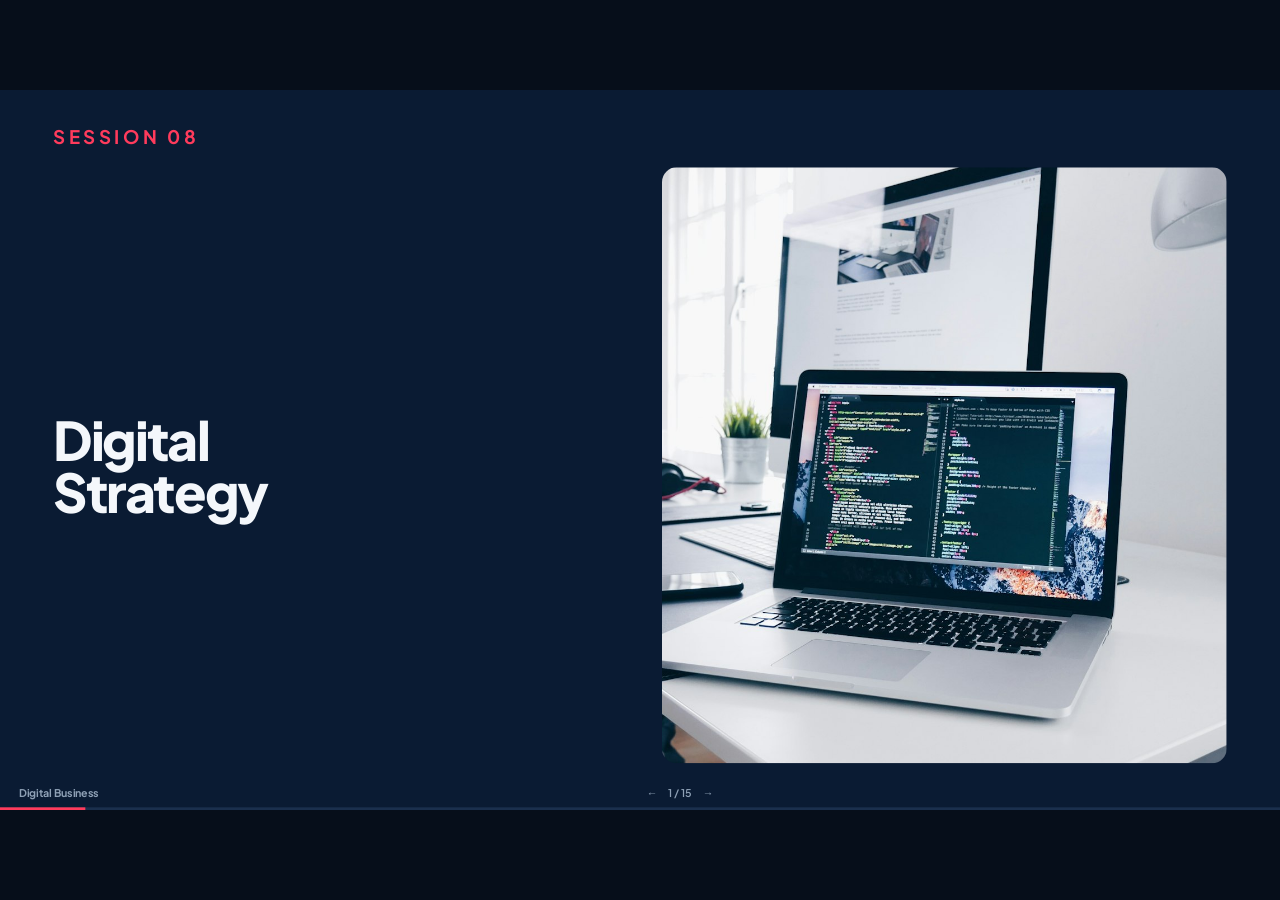
<file: sessions/08.html>
<!DOCTYPE html>
<html lang="en">
<head>
  <meta charset="utf-8">
  <meta name="viewport" content="width=device-width, initial-scale=1">
  <title>Session 08 — Digital Business Strategy</title>
  <link rel="icon" href="../assets/img/mark.svg" type="image/svg+xml">
  <link rel="stylesheet" href="../assets/css/deck.css">
</head>
<body class="deck-body" data-deck-title="Session 08 — Strategy">
  <div class="viewport">
    <div class="stage" role="main">
      <section class="slide slide-title ink is-active" id="slide-1">
        <div class="slide-inner">
          <p class="kicker">Session 08</p>
          <div class="row title-split">
            <div class="col" style="flex:1.05">
              <h1>Digital<br>Strategy</h1>
            </div>
            <figure class="photo-frame">
              <img class="photo" src="../assets/img/photos/laptop.jpg" alt="Planning on a laptop">
            </figure>
          </div>
        </div>
        <aside class="notes">Strategy week. Every pretty canvas must name cash in, cash out, and the assumption you will test.</aside>
      </section>

      <section class="slide" id="slide-2">
        <div class="slide-inner">
          <h2>Today</h2>
          <div class="grid g3 ">
            <div class="slab navy"><img class="ico-img" src="../assets/icons/layout-grid.svg" alt=""><strong>BMC</strong></div>
            <div class="slab blue"><img class="ico-img" src="../assets/icons/repeat.svg" alt=""><strong>Lean test</strong></div>
            <div class="slab accent"><img class="ico-img" src="../assets/icons/filter.svg" alt=""><strong>AARRR</strong></div>
            <div class="slab navy"><img class="ico-img" src="../assets/icons/x.svg" alt=""><strong>What you refuse</strong></div>
            <div class="slab amber"><img class="ico-img" src="../assets/icons/file-text.svg" alt=""><strong>Capex vs opex</strong></div>
            <div class="slab navy"><img class="ico-img" src="../assets/icons/users.svg" alt=""><strong>Studio</strong></div>
          </div>
        </div>
        <aside class="notes">20-minute studio is the heart. Protect it.</aside>
      </section>

      <section class="slide" id="slide-3">
        <div class="slide-inner">
          <h2>Nine blocks</h2>
          <div class="grid g3 ">
            <div class="slab navy"><img class="ico-img" src="../assets/icons/users.svg" alt=""><strong>Segment</strong></div>
            <div class="slab blue"><img class="ico-img" src="../assets/icons/sparkles.svg" alt=""><strong>Value</strong></div>
            <div class="slab navy"><img class="ico-img" src="../assets/icons/share-2.svg" alt=""><strong>Channel</strong></div>
            <div class="slab accent"><img class="ico-img" src="../assets/icons/heart.svg" alt=""><strong>Relationship</strong></div>
            <div class="slab green"><img class="ico-img" src="../assets/icons/wallet.svg" alt=""><strong>Revenue</strong></div>
            <div class="slab navy"><img class="ico-img" src="../assets/icons/layers.svg" alt=""><strong>Resources</strong></div>
            <div class="slab navy"><img class="ico-img" src="../assets/icons/repeat.svg" alt=""><strong>Activities</strong></div>
            <div class="slab amber"><img class="ico-img" src="../assets/icons/handshake.svg" alt=""><strong>Partners</strong></div>
            <div class="slab navy"><img class="ico-img" src="../assets/icons/banknote.svg" alt=""><strong>Cost</strong></div>
          </div>
        </div>
        <aside class="notes">Accountants over-index on the last two blocks. Force them to write value and segment first anyway.</aside>
      </section>

      <section class="slide" id="slide-4">
        <div class="slide-inner">
          <h2>Cash in · cash out</h2>
          <div class="compare">
            <div class="side"><p class="label">Revenue</p><h3>Who pays?</h3><p>When?</p></div>
            <div class="vs">≠</div>
            <div class="side"><p class="label">Cost</p><h3>What you spend</h3><p>Before they pay</p></div>
          </div>
        </div>
        <aside class="notes">Students write ‘branding’ as a revenue stream. Kill it.</aside>
      </section>

      <section class="slide" id="slide-5">
        <div class="slide-inner">
          <h2>Build — measure — learn</h2>
          <div class="flow">
            <div class="step"><strong>Build</strong></div>
            <span class="arrow">→</span>
            <div class="step"><strong>Measure</strong></div>
            <span class="arrow">→</span>
            <div class="step"><strong>Learn</strong></div>
          </div>
        </div>
        <aside class="notes">Pivot types in one breath: segment, price, channel, technology. Do not camp here.</aside>
      </section>

      <section class="slide" id="slide-6">
        <div class="slide-inner">
          <h2>Three tests</h2>
          <div class="grid g3 ">
            <div class="slab navy"><img class="ico-img" src="../assets/icons/heart.svg" alt=""><strong>Desirability</strong></div>
            <div class="slab blue"><img class="ico-img" src="../assets/icons/layers.svg" alt=""><strong>Feasibility</strong></div>
            <div class="slab green"><img class="ico-img" src="../assets/icons/circle-dollar-sign.svg" alt=""><strong>Viability</strong></div>
          </div>
        </div>
        <aside class="notes">Viability is why they are in this programme. Desire without contribution is a hobby.</aside>
      </section>

      <section class="slide" id="slide-7">
        <div class="slide-inner">
          <h2>AARRR</h2>
          <div class="flow">
            <div class="step"><strong>A</strong></div>
            <span class="arrow">→</span>
            <div class="step"><strong>A</strong></div>
            <span class="arrow">→</span>
            <div class="step"><strong>R</strong></div>
            <span class="arrow">→</span>
            <div class="step"><strong>R</strong></div>
            <span class="arrow">→</span>
            <div class="step"><strong>R</strong></div>
          </div>
        </div>
        <aside class="notes">Acquisition Activation Retention Revenue Referral. One metric per layer for the capstone. Pirate joke optional.</aside>
      </section>

      <section class="slide" id="slide-8">
        <div class="slide-inner">
          <h2>Persist or pivot</h2>
          <div class="grid g3 ">
            <div class="metric"><div class="num">CAC</div><p class="cap"></p></div>
            <div class="metric"><div class="num">Payback</div><p class="cap">months</p></div>
            <div class="metric"><div class="num">Kill</div><p class="cap">criteria</p></div>
          </div>
        </div>
        <aside class="notes">Payback = CAC / contribution per repeat-adjusted month. Keep the algebra simple.</aside>
      </section>

      <section class="slide" id="slide-9">
        <div class="slide-inner">
          <h2>Automation</h2>
          <div class="grid g2 ">
            <div class="slab navy"><img class="ico-img" src="../assets/icons/zap.svg" alt=""><strong>Useful</strong><span>saves a close</span></div>
            <div class="slab accent"><img class="ico-img" src="../assets/icons/sparkles.svg" alt=""><strong>Slideware</strong><span>don’t over-claim AI</span></div>
          </div>
        </div>
        <aside class="notes">One slide only. Students will over-claim AI in the capstone otherwise.</aside>
      </section>

      <section class="slide" id="slide-10">
        <div class="slide-inner">
          <h2>Refusal is strategy</h2>
          <div class="grid g3 ">
            <div class="slab accent"><img class="ico-img" src="../assets/icons/x.svg" alt=""><strong>Channel</strong></div>
            <div class="slab navy"><img class="ico-img" src="../assets/icons/x.svg" alt=""><strong>Segment</strong></div>
            <div class="slab amber"><img class="ico-img" src="../assets/icons/x.svg" alt=""><strong>SKU</strong></div>
          </div>
        </div>
        <aside class="notes">Strategy as subtraction. Then capital vs expense.</aside>
      </section>

      <section class="slide" id="slide-11">
        <div class="slide-inner">
          <h2>Most ‘digital assets’ are expenses</h2>
          <div class="grid g2 ">
            <div class="slab navy"><img class="ico-img" src="../assets/icons/receipt.svg" alt=""><strong>Opex</strong><span>ads · SaaS · Reels</span></div>
            <div class="slab blue"><img class="ico-img" src="../assets/icons/landmark.svg" alt=""><strong>Capex</strong><span>rare, documented</span></div>
          </div>
        </div>
        <aside class="notes">Do not turn this into IAS 38 class. Judgement + documentation.</aside>
      </section>

      <section class="slide" id="slide-12">
        <div class="slide-inner">
          <h2>How many cups?</h2>
          <div class="grid g3 ">
            <div class="metric"><div class="num">28k</div><p class="cap">AOV</p></div>
            <div class="metric"><div class="num">?</div><p class="cap">Weekly cost</p></div>
            <div class="metric"><div class="num">?</div><p class="cap">Break-even cups</p></div>
          </div>
        </div>
        <aside class="notes">Kopi Nusantara. Arithmetic on the board if needed. Then studio.</aside>
      </section>

      <section class="slide" id="slide-13">
        <div class="slide-inner">
          <h2>Studio</h2>
          <div class="grid g3 ">
            <div class="slab navy"><img class="ico-img" src="../assets/icons/layout-grid.svg" alt=""><strong>Canvas</strong></div>
            <div class="slab blue"><img class="ico-img" src="../assets/icons/target.svg" alt=""><strong>3 assumptions</strong></div>
            <div class="slab accent"><img class="ico-img" src="../assets/icons/x.svg" alt=""><strong>Kill criteria</strong></div>
          </div>
        </div>
        <aside class="notes">Example: if fewer than 15 weekday cups at Rp 28k after two weeks, drop the office-commuter bet. Hear two groups. 20 minutes.</aside>
      </section>

      <section class="slide" id="slide-14">
        <div class="slide-inner">
          <h2>Keep</h2>
          <div class="grid g4 ">
            <div class="slab navy"><img class="ico-img" src="../assets/icons/layout-grid.svg" alt=""><strong>Name cash</strong></div>
            <div class="slab blue"><img class="ico-img" src="../assets/icons/target.svg" alt=""><strong>Test it</strong></div>
            <div class="slab accent"><img class="ico-img" src="../assets/icons/chart-line.svg" alt=""><strong>AARRR → money</strong></div>
            <div class="slab green"><img class="ico-img" src="../assets/icons/receipt.svg" alt=""><strong>Usually opex</strong></div>
          </div>
        </div>
        <aside class="notes">Close.</aside>
      </section>

      <section class="slide" id="slide-15">
        <div class="slide-inner">
          <h2>Assignment</h2>
          <div class="grid g2 ">
            <div class="slab navy"><img class="ico-img" src="../assets/icons/layout-grid.svg" alt=""><strong>One canvas</strong></div>
            <div class="slab blue"><img class="ico-img" src="../assets/icons/target.svg" alt=""><strong>3 tests</strong></div>
            <div class="slab amber"><img class="ico-img" src="../assets/icons/calculator.svg" alt=""><strong>KPI tree</strong></div>
            <div class="slab navy"><img class="ico-img" src="../assets/icons/file-text.svg" alt=""><strong>Capstone seed</strong></div>
          </div>
        </div>
        <aside class="notes">This assignment becomes raw material for the capstone. Next: Session 09 SME transformation.</aside>
      </section>

      <footer class="chrome">
        <a href="../index.html">Digital Business</a>
        <div class="chrome-mid">
          <button type="button" data-prev aria-label="Previous slide">←</button>
          <span data-counter>1 / 15</span>
          <button type="button" data-next aria-label="Next slide">→</button>
        </div>
        <span></span>
      </footer>
      <div class="progress" aria-hidden="true"><span></span></div>
    </div>
  </div>
  <div class="help" role="dialog" aria-label="Keyboard shortcuts">
    <div class="help-card">
      <h2>Shortcuts</h2>
      <table>
        <tr><td>← → Space</td><td>Previous / next</td></tr>
        <tr><td>Home / End</td><td>First / last slide</td></tr>
        <tr><td>O</td><td>Overview grid</td></tr>
        <tr><td>F</td><td>Fullscreen</td></tr>
        <tr><td>S</td><td>Presenter notes + timer</td></tr>
        <tr><td>?</td><td>This help</td></tr>
      </table>
    </div>
  </div>
  <script src="../assets/js/engine.js"></script>
</body>
</html>
</file>
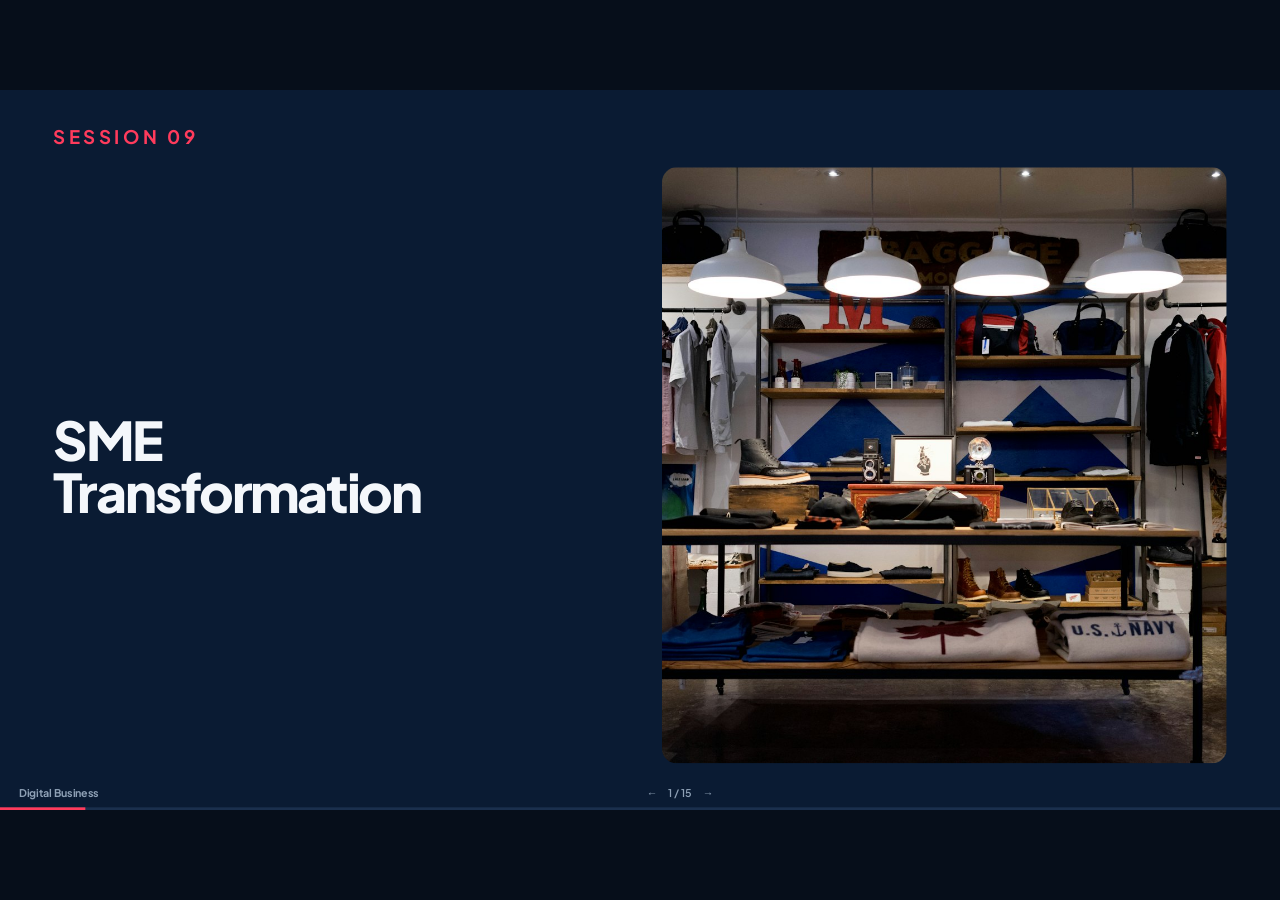
<file: sessions/09.html>
<!DOCTYPE html>
<html lang="en">
<head>
  <meta charset="utf-8">
  <meta name="viewport" content="width=device-width, initial-scale=1">
  <title>Session 09 — SME Digital Transformation</title>
  <link rel="icon" href="../assets/img/mark.svg" type="image/svg+xml">
  <link rel="stylesheet" href="../assets/css/deck.css">
</head>
<body class="deck-body" data-deck-title="Session 09 — SME">
  <div class="viewport">
    <div class="stage" role="main">
      <section class="slide slide-title ink is-active" id="slide-1">
        <div class="slide-inner">
          <p class="kicker">Session 09</p>
          <div class="row title-split">
            <div class="col" style="flex:1.05">
              <h1>SME<br>Transformation</h1>
            </div>
            <figure class="photo-frame">
              <img class="photo" src="../assets/img/photos/store.jpg" alt="Shop interior">
            </figure>
          </div>
        </div>
        <aside class="notes">The old deck marked every roadmap step [DONE]. That was a template leftover. Today every step is a decision with a cost and an owner.</aside>
      </section>

      <section class="slide" id="slide-2">
        <div class="slide-inner">
          <h2>Today</h2>
          <div class="grid g3 ">
            <div class="slab navy"><img class="ico-img" src="../assets/icons/map-pin.svg" alt=""><strong>Roadmap</strong></div>
            <div class="slab blue"><img class="ico-img" src="../assets/icons/globe.svg" alt=""><strong>Presence</strong></div>
            <div class="slab navy"><img class="ico-img" src="../assets/icons/qr-code.svg" alt=""><strong>Pay</strong></div>
            <div class="slab accent"><img class="ico-img" src="../assets/icons/megaphone.svg" alt=""><strong>Market</strong></div>
            <div class="slab amber"><img class="ico-img" src="../assets/icons/calculator.svg" alt=""><strong>Books · tax</strong></div>
            <div class="slab navy"><img class="ico-img" src="../assets/icons/users.svg" alt=""><strong>Studio</strong></div>
          </div>
        </div>
        <aside class="notes">Protect the studio. This is rehearsal for Session 10.</aside>
      </section>

      <section class="slide" id="slide-3">
        <div class="slide-inner">
          <h2>The 13% is not our number</h2>
          <div class="grid g2 ">
            <div class="slab accent"><img class="ico-img" src="../assets/icons/x.svg" alt=""><strong>Stale %</strong></div>
            <div class="slab blue"><img class="ico-img" src="../assets/icons/layers.svg" alt=""><strong>Depth is the gap</strong><span>books · tax · margin</span></div>
          </div>
        </div>
        <aside class="notes">Onboarding is widespread. Depth is the professional opportunity for this class.</aside>
      </section>

      <section class="slide" id="slide-4">
        <div class="slide-inner">
          <h2>Month 1–2 · presence</h2>
          <div class="grid g3 ">
            <div class="slab navy"><img class="ico-img" src="../assets/icons/map-pin.svg" alt=""><strong>GBP</strong></div>
            <div class="brand-tile"><div class="brand wa lg"><img src="../assets/brands/whatsapp.svg" alt="WhatsApp"></div><strong>WA</strong></div>
            <div class="slab blue"><img class="ico-img" src="../assets/icons/image.svg" alt=""><strong>Phone photos</strong></div>
          </div>
        </div>
        <aside class="notes">Cost band free–500k is a feel. Photos on a phone are enough.</aside>
      </section>

      <section class="slide" id="slide-5">
        <div class="slide-inner">
          <h2>Month 2–3 · pay</h2>
          <div class="grid g3 ">
            <div class="brand-tile"><span class="wordmark qris lg">QRIS</span><strong>QRIS</strong></div>
            <div class="slab blue"><img class="ico-img" src="../assets/icons/credit-card.svg" alt=""><strong>POS</strong></div>
            <div class="slab green"><img class="ico-img" src="../assets/icons/repeat.svg" alt=""><strong>Settle</strong></div>
          </div>
        </div>
        <aside class="notes">Point back to Session 06. Moka/Pawoon can be named as POS examples without a pitch.</aside>
      </section>

      <section class="slide" id="slide-6">
        <div class="slide-inner">
          <h2>Month 3–6 · market</h2>
          <div class="grid g3 ">
            <div class="brand-tile"><div class="brand ig lg"><img src="../assets/brands/instagram.svg" alt="Instagram"></div><strong>IG</strong></div>
            <div class="slab accent"><img class="ico-img" src="../assets/icons/filter.svg" alt=""><strong>Funnel</strong></div>
            <div class="slab amber"><img class="ico-img" src="../assets/icons/wallet.svg" alt=""><strong>Budget</strong></div>
          </div>
        </div>
        <aside class="notes">Reuse Session 03–04. Do not jump here before payments and a sheet exist.</aside>
      </section>

      <section class="slide" id="slide-7">
        <div class="slide-inner">
          <h2>Month 6+ · books</h2>
          <div class="grid g3 ">
            <div class="brand-tile"><span class="wordmark jurnal lg">Jurnal</span><strong>Jurnal</strong></div>
            <div class="brand-tile"><span class="wordmark accurate lg">Accurate</span><strong>Accurate</strong></div>
            <div class="slab amber"><img class="ico-img" src="../assets/icons/landmark.svg" alt=""><strong>Coretax</strong></div>
          </div>
        </div>
        <aside class="notes">Accounting destination of the whole course. e-Faktur lives in Coretax. SIAPIK can be mentioned as BI’s simple bookkeeping push.</aside>
      </section>

      <section class="slide" id="slide-8">
        <div class="slide-inner">
          <h2>Warung Sari · 90 days</h2>
          <div class="flow">
            <div class="step"><span class="wordmark qris lg">QRIS</span><strong>Pay</strong></div>
            <span class="arrow">→</span>
            <div class="step"><img class="ico-img" src="../assets/icons/file-text.svg" alt=""><strong>Sheet</strong></div>
            <span class="arrow">→</span>
            <div class="step"><div class="brand wa lg"><img src="../assets/brands/whatsapp.svg" alt="WhatsApp"></div><strong>WA</strong></div>
            <span class="arrow">→</span>
            <div class="step"><div class="brand shopee lg"><img src="../assets/brands/shopee.svg" alt="Shopee"></div><strong>One listing</strong></div>
          </div>
        </div>
        <aside class="notes">They will copy this structure in the studio. Stress skip Shopee if operations cannot pack.</aside>
      </section>

      <section class="slide" id="slide-9">
        <div class="slide-inner">
          <h2>Stories without fake precision</h2>
          <div class="grid g3 ">
            <div class="slab navy"><img class="ico-img" src="../assets/icons/store.svg" alt=""><strong>Hybrid warung</strong></div>
            <div class="slab accent"><img class="ico-img" src="../assets/icons/shopping-bag.svg" alt=""><strong>Platform seller</strong></div>
            <div class="slab blue"><img class="ico-img" src="../assets/icons/smartphone.svg" alt=""><strong>Digital product</strong></div>
          </div>
        </div>
        <aside class="notes">Honesty over spectacle. Students can research current figures for the capstone with sources. No Erigo 300B / Kenangan $1B.</aside>
      </section>

      <section class="slide" id="slide-10">
        <div class="slide-inner">
          <h2>Free is a word with fees</h2>
          <div class="grid g2 ">
            <div class="slab navy"><img class="ico-img" src="../assets/icons/gift.svg" alt=""><strong>Programme</strong></div>
            <div class="slab amber"><img class="ico-img" src="../assets/icons/clock.svg" alt=""><strong>Staff time</strong></div>
          </div>
        </div>
        <aside class="notes">Government UMKM digital programmes exist and rename themselves. Do not list a 2022 grant as current unless you checked.</aside>
      </section>

      <section class="slide" id="slide-11">
        <div class="slide-inner">
          <h2>On the engagement</h2>
          <div class="grid g3 ">
            <div class="slab navy"><img class="ico-img" src="../assets/icons/file-text.svg" alt=""><strong>Roadmap</strong></div>
            <div class="slab blue"><img class="ico-img" src="../assets/icons/calculator.svg" alt=""><strong>Fees</strong></div>
            <div class="slab green"><img class="ico-img" src="../assets/icons/shield-check.svg" alt=""><strong>Controls</strong></div>
          </div>
        </div>
        <aside class="notes">They are not social media interns. Professional identity slide.</aside>
      </section>

      <section class="slide" id="slide-12">
        <div class="slide-inner">
          <h2>The loop</h2>
          <div class="flow">
            <div class="step"><strong>Sell</strong></div>
            <span class="arrow">→</span>
            <div class="step"><strong>Settle</strong></div>
            <span class="arrow">→</span>
            <div class="step"><strong>Book</strong></div>
            <span class="arrow">→</span>
            <div class="step"><strong>Tax</strong></div>
          </div>
        </div>
        <aside class="notes">Process lever from Session 01, now operational. Then studio.</aside>
      </section>

      <section class="slide" id="slide-13">
        <div class="slide-inner">
          <h2>Studio</h2>
          <div class="grid g3 ">
            <div class="slab navy"><img class="ico-img" src="../assets/icons/store.svg" alt=""><strong>One real SME</strong></div>
            <div class="slab blue"><img class="ico-img" src="../assets/icons/calendar-days.svg" alt=""><strong>90 days</strong></div>
            <div class="slab amber"><img class="ico-img" src="../assets/icons/circle-dollar-sign.svg" alt=""><strong>Cost each step</strong></div>
          </div>
        </div>
        <aside class="notes">Old ‘help 1 SME’ assignment, started live. Hear two boards.</aside>
      </section>

      <section class="slide" id="slide-14">
        <div class="slide-inner">
          <h2>Keep</h2>
          <div class="grid g4 ">
            <div class="slab navy"><img class="ico-img" src="../assets/icons/layers.svg" alt=""><strong>Depth</strong></div>
            <div class="slab blue"><img class="ico-img" src="../assets/icons/map-pin.svg" alt=""><strong>Sequence</strong></div>
            <div class="slab accent"><img class="ico-img" src="../assets/icons/calculator.svg" alt=""><strong>Cost it</strong></div>
            <div class="slab green"><img class="ico-img" src="../assets/icons/landmark.svg" alt=""><strong>Books last?</strong></div>
          </div>
        </div>
        <aside class="notes">Books can start earlier if messy. Close.</aside>
      </section>

      <section class="slide" id="slide-15">
        <div class="slide-inner">
          <h2>Assignment</h2>
          <div class="grid g2 ">
            <div class="slab navy"><img class="ico-img" src="../assets/icons/store.svg" alt=""><strong>90-day board</strong></div>
            <div class="slab blue"><img class="ico-img" src="../assets/icons/wallet.svg" alt=""><strong>Cost each step</strong></div>
            <div class="slab amber"><img class="ico-img" src="../assets/icons/users.svg" alt=""><strong>Owner</strong></div>
            <div class="slab navy"><img class="ico-img" src="../assets/icons/presentation.svg" alt=""><strong>Capstone raw</strong></div>
          </div>
        </div>
        <aside class="notes">The old next-slide said code review. Gone. Next: Session 10 presentations.</aside>
      </section>

      <footer class="chrome">
        <a href="../index.html">Digital Business</a>
        <div class="chrome-mid">
          <button type="button" data-prev aria-label="Previous slide">←</button>
          <span data-counter>1 / 15</span>
          <button type="button" data-next aria-label="Next slide">→</button>
        </div>
        <span></span>
      </footer>
      <div class="progress" aria-hidden="true"><span></span></div>
    </div>
  </div>
  <div class="help" role="dialog" aria-label="Keyboard shortcuts">
    <div class="help-card">
      <h2>Shortcuts</h2>
      <table>
        <tr><td>← → Space</td><td>Previous / next</td></tr>
        <tr><td>Home / End</td><td>First / last slide</td></tr>
        <tr><td>O</td><td>Overview grid</td></tr>
        <tr><td>F</td><td>Fullscreen</td></tr>
        <tr><td>S</td><td>Presenter notes + timer</td></tr>
        <tr><td>?</td><td>This help</td></tr>
      </table>
    </div>
  </div>
  <script src="../assets/js/engine.js"></script>
</body>
</html>
</file>
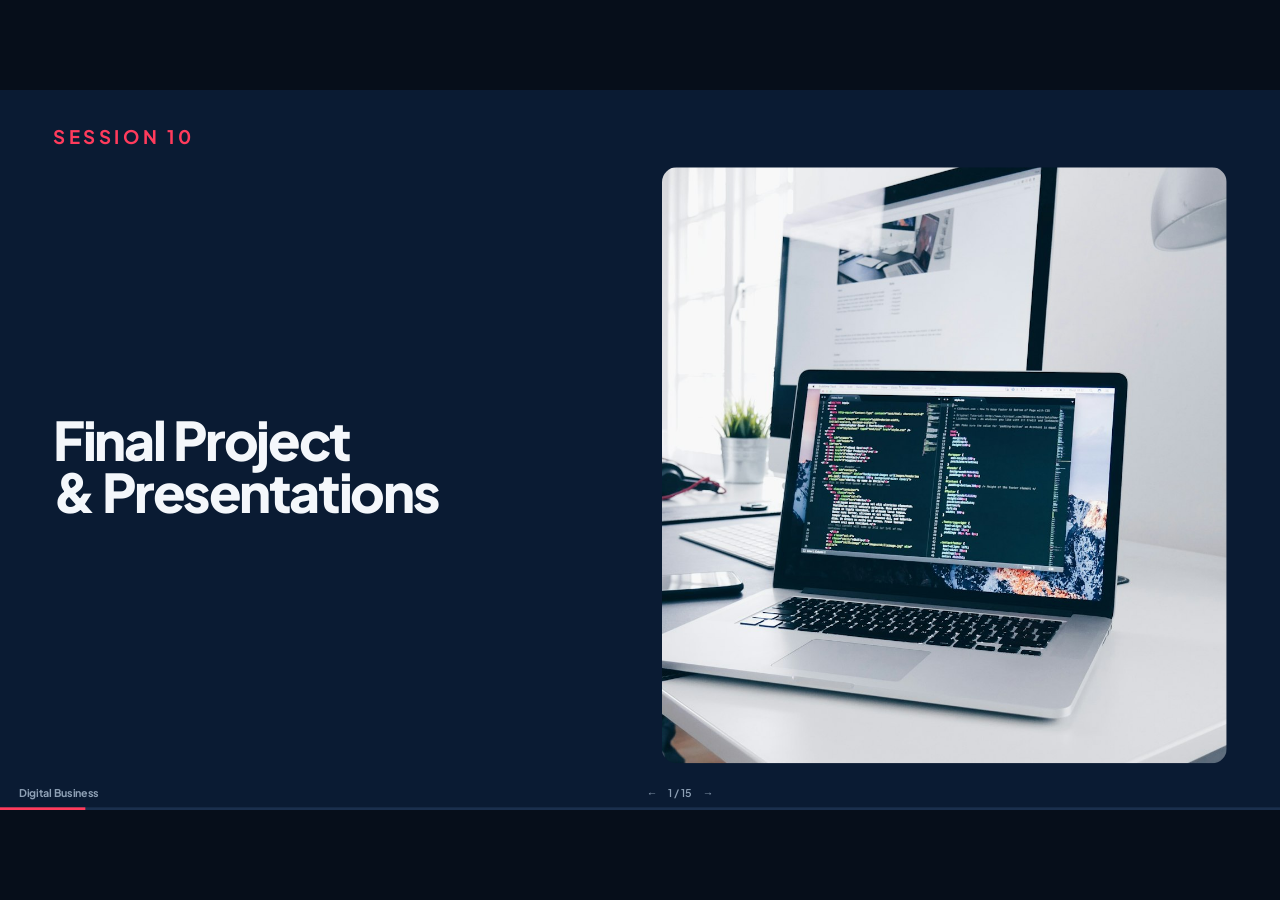
<file: sessions/10.html>
<!DOCTYPE html>
<html lang="en">
<head>
  <meta charset="utf-8">
  <meta name="viewport" content="width=device-width, initial-scale=1">
  <title>Session 10 — Final Project & Presentations</title>
  <link rel="icon" href="../assets/img/mark.svg" type="image/svg+xml">
  <link rel="stylesheet" href="../assets/css/deck.css">
</head>
<body class="deck-body" data-deck-title="Session 10 — Capstone">
  <div class="viewport">
    <div class="stage" role="main">
      <section class="slide slide-title ink is-active" id="slide-1">
        <div class="slide-inner">
          <p class="kicker">Session 10</p>
          <div class="row title-split">
            <div class="col" style="flex:1.05">
              <h1>Final Project<br>&amp; Presentations</h1>
            </div>
            <figure class="photo-frame">
              <img class="photo" src="../assets/img/photos/laptop.jpg" alt="Presenting from a laptop">
            </figure>
          </div>
        </div>
        <aside class="notes">Presentation + Q&A. Not a programming course. Not a code review.</aside>
      </section>

      <section class="slide" id="slide-2">
        <div class="slide-inner">
          <h2>Today</h2>
          <div class="grid g3 ">
            <div class="slab navy"><img class="ico-img" src="../assets/icons/file-text.svg" alt=""><strong>Brief</strong></div>
            <div class="slab blue"><img class="ico-img" src="../assets/icons/layout-grid.svg" alt=""><strong>Report shape</strong></div>
            <div class="slab accent"><img class="ico-img" src="../assets/icons/scale.svg" alt=""><strong>Rubric</strong></div>
            <div class="slab navy"><img class="ico-img" src="../assets/icons/users.svg" alt=""><strong>Q&A</strong></div>
            <div class="slab navy"><img class="ico-img" src="../assets/icons/clock.svg" alt=""><strong>Timebox</strong></div>
            <div class="slab navy"><img class="ico-img" src="../assets/icons/award.svg" alt=""><strong>Close</strong></div>
          </div>
        </div>
        <aside class="notes">Run the room. Protect Q&A.</aside>
      </section>

      <section class="slide" id="slide-3">
        <div class="slide-inner">
          <h2>The brief</h2>
          <div class="grid g3 ">
            <div class="slab navy"><img class="ico-img" src="../assets/icons/store.svg" alt=""><strong>One UMKM</strong></div>
            <div class="slab accent"><img class="ico-img" src="../assets/icons/filter.svg" alt=""><strong>Funnel + mix</strong></div>
            <div class="slab blue"><img class="ico-img" src="../assets/icons/calculator.svg" alt=""><strong>Unit economics</strong></div>
          </div>
        </div>
        <aside class="notes">Reuse the semester. No new case from nowhere.</aside>
      </section>

      <section class="slide" id="slide-4">
        <div class="slide-inner">
          <h2>Report</h2>
          <div class="flow">
            <div class="step"><strong>Model</strong></div>
            <span class="arrow">→</span>
            <div class="step"><strong>Stack</strong></div>
            <span class="arrow">→</span>
            <div class="step"><strong>Numbers</strong></div>
            <span class="arrow">→</span>
            <div class="step"><strong>Risks</strong></div>
          </div>
        </div>
        <aside class="notes">Financials are not a footnote.</aside>
      </section>

      <section class="slide" id="slide-5">
        <div class="slide-inner">
          <h2>Rubric · 100</h2>
          <div class="grid g5 ">
            <div class="metric"><div class="num">20</div><p class="cap">Problem</p></div>
            <div class="metric"><div class="num">20</div><p class="cap">Model</p></div>
            <div class="metric"><div class="num">25</div><p class="cap">Financials</p></div>
            <div class="metric"><div class="num">20</div><p class="cap">Delivery</p></div>
            <div class="metric"><div class="num">15</div><p class="cap">Q&A</p></div>
          </div>
        </div>
        <aside class="notes">Financials are the heaviest block on purpose.</aside>
      </section>

      <section class="slide" id="slide-6">
        <div class="slide-inner">
          <h2>Must show</h2>
          <div class="grid g3 ">
            <div class="slab navy"><img class="ico-img" src="../assets/icons/trending-up.svg" alt=""><strong>Contribution</strong></div>
            <div class="slab amber"><img class="ico-img" src="../assets/icons/badge-percent.svg" alt=""><strong>Fees</strong></div>
            <div class="slab blue"><img class="ico-img" src="../assets/icons/receipt.svg" alt=""><strong>2 journals</strong></div>
          </div>
        </div>
        <aside class="notes">If they cannot show a journal, they did not take the course.</aside>
      </section>

      <section class="slide" id="slide-7">
        <div class="slide-inner">
          <h2>Must not</h2>
          <div class="grid g3 ">
            <div class="slab accent"><img class="ico-img" src="../assets/icons/x.svg" alt=""><strong>Unsourced MAU</strong></div>
            <div class="slab navy"><img class="ico-img" src="../assets/icons/x.svg" alt=""><strong>Go viral</strong></div>
            <div class="slab navy"><img class="ico-img" src="../assets/icons/x.svg" alt=""><strong>Code review</strong></div>
          </div>
        </div>
        <aside class="notes">S10 is presentation + Q&A.</aside>
      </section>

      <section class="slide" id="slide-8">
        <div class="slide-inner">
          <h2>Facts we kept honest</h2>
          <div class="grid g2 ">
            <div class="slab navy"><img class="ico-img" src="../assets/icons/shopping-bag.svg" alt=""><strong>TikTok · Tokopedia</strong></div>
            <div class="slab accent"><img class="ico-img" src="../assets/icons/store.svg" alt=""><strong>Bukalapak 2025</strong></div>
          </div>
        </div>
        <aside class="notes">Repeat the semester contract. QRIS is a standard. Retention is a range.</aside>
      </section>

      <section class="slide" id="slide-9">
        <div class="slide-inner">
          <h2>Timebox</h2>
          <div class="grid g3 ">
            <div class="metric"><div class="num">8 min</div><p class="cap">Present</p></div>
            <div class="metric"><div class="num">4 min</div><p class="cap">Q&A</p></div>
            <div class="metric"><div class="num">1</div><p class="cap">Slide of numbers</p></div>
          </div>
        </div>
        <aside class="notes">Cut them off kindly. Numbers slide is non-negotiable.</aside>
      </section>

      <section class="slide" id="slide-10">
        <div class="slide-inner">
          <h2>Q&A you will ask</h2>
          <div class="grid g3 ">
            <div class="slab navy"><img class="ico-img" src="../assets/icons/circle-dollar-sign.svg" alt=""><strong>Contribution?</strong></div>
            <div class="slab amber"><img class="ico-img" src="../assets/icons/repeat.svg" alt=""><strong>If it fails?</strong></div>
            <div class="slab blue"><img class="ico-img" src="../assets/icons/shield-check.svg" alt=""><strong>Who has the OTP?</strong></div>
          </div>
        </div>
        <aside class="notes">Three questions rotate.</aside>
      </section>

      <section class="slide" id="slide-11">
        <div class="slide-inner">
          <h2>Gross vs net</h2>
          <div class="compare">
            <div class="side"><h3>Principal</h3></div>
            <div class="vs">VS</div>
            <div class="side"><h3>Agent</h3></div>
          </div>
        </div>
        <aside class="notes">PSAK 72 is now a reflex, not a rumour.</aside>
      </section>

      <section class="slide" id="slide-12">
        <div class="slide-inner">
          <h2>Present</h2>
          <div class="tile" style="flex:1;justify-content:center;align-items:center">
            <h3>Your turn</h3>
          </div>
        </div>
        <aside class="notes">Run the roster. No wraparound after the last group — stay for questions.</aside>
      </section>

      <section class="slide" id="slide-13">
        <div class="slide-inner">
          <h2>Keep</h2>
          <div class="grid g4 ">
            <div class="slab navy"><img class="ico-img" src="../assets/icons/calculator.svg" alt=""><strong>Numbers</strong></div>
            <div class="slab blue"><img class="ico-img" src="../assets/icons/receipt.svg" alt=""><strong>Journals</strong></div>
            <div class="slab accent"><img class="ico-img" src="../assets/icons/file-text.svg" alt=""><strong>Source it</strong></div>
            <div class="slab green"><img class="ico-img" src="../assets/icons/users.svg" alt=""><strong>The owner</strong></div>
          </div>
        </div>
        <aside class="notes">Close the course.</aside>
      </section>

      <section class="slide" id="slide-14">
        <div class="slide-inner">
          <h2>Thank you</h2>
          <div class="tile" style="background:var(--navy);color:#fff;border:0;flex:1;justify-content:center">
            <h3>Digital Business</h3>
            <p>Randy Brilliant</p>
          </div>
        </div>
        <aside class="notes">Hub is one click away. Re-read Session 03 if they teach a café again — funnel is the right way up.</aside>
      </section>

      <section class="slide" id="slide-15">
        <div class="slide-inner">
          <h2>Hub</h2>
          <div class="tile" style="flex:1;justify-content:center;align-items:center">
            <h3>Digital Business</h3>
            <p>10 sessions</p>
          </div>
        </div>
        <aside class="notes">Dismiss.</aside>
      </section>

      <footer class="chrome">
        <a href="../index.html">Digital Business</a>
        <div class="chrome-mid">
          <button type="button" data-prev aria-label="Previous slide">←</button>
          <span data-counter>1 / 15</span>
          <button type="button" data-next aria-label="Next slide">→</button>
        </div>
        <span></span>
      </footer>
      <div class="progress" aria-hidden="true"><span></span></div>
    </div>
  </div>
  <div class="help" role="dialog" aria-label="Keyboard shortcuts">
    <div class="help-card">
      <h2>Shortcuts</h2>
      <table>
        <tr><td>← → Space</td><td>Previous / next</td></tr>
        <tr><td>Home / End</td><td>First / last slide</td></tr>
        <tr><td>O</td><td>Overview grid</td></tr>
        <tr><td>F</td><td>Fullscreen</td></tr>
        <tr><td>S</td><td>Presenter notes + timer</td></tr>
        <tr><td>?</td><td>This help</td></tr>
      </table>
    </div>
  </div>
  <script src="../assets/js/engine.js"></script>
</body>
</html>
</file>
<file: assets/css/deck.css>
@font-face {
  font-family: "Plus Jakarta Sans";
  font-style: normal;
  font-weight: 400;
  font-display: swap;
  src: url("../fonts/plus-jakarta-sans-400.woff2") format("woff2");
}
@font-face {
  font-family: "Plus Jakarta Sans";
  font-style: normal;
  font-weight: 500;
  font-display: swap;
  src: url("../fonts/plus-jakarta-sans-500.woff2") format("woff2");
}
@font-face {
  font-family: "Plus Jakarta Sans";
  font-style: normal;
  font-weight: 600;
  font-display: swap;
  src: url("../fonts/plus-jakarta-sans-600.woff2") format("woff2");
}
@font-face {
  font-family: "Plus Jakarta Sans";
  font-style: normal;
  font-weight: 700;
  font-display: swap;
  src: url("../fonts/plus-jakarta-sans-700.woff2") format("woff2");
}
@font-face {
  font-family: "Plus Jakarta Sans";
  font-style: normal;
  font-weight: 800;
  font-display: swap;
  src: url("../fonts/plus-jakarta-sans-800.woff2") format("woff2");
}

:root {
  --navy: #0A1B33;
  --navy-2: #122846;
  --ink: #102033;
  --muted: #5C6B7C;
  --paper: #EEF1F6;
  --card: #FFFFFF;
  --line: #D5DCE6;
  --accent: #FF3B5C;
  --accent-soft: #FFE3E9;
  --blue: #1F6FEB;
  --blue-soft: #E4EEFF;
  --green: #0C9A72;
  --green-soft: #D8F4EB;
  --amber: #E39B00;
  --amber-soft: #FFF1CC;
  --stage-w: 1920px;
  --stage-h: 1080px;
  --pad-x: 80px;
  --pad-y: 52px;
  --radius: 22px;
}

* { box-sizing: border-box; margin: 0; padding: 0; }

html, body { height: 100%; }

body.deck-body {
  background: #060E1A;
  color: var(--ink);
  font-family: "Plus Jakarta Sans", "Segoe UI", sans-serif;
  overflow: hidden;
}

.viewport {
  position: fixed;
  inset: 0;
  display: flex;
  align-items: center;
  justify-content: center;
  background: #060E1A;
}

.stage {
  width: var(--stage-w);
  height: var(--stage-h);
  flex: 0 0 auto;
  position: relative;
  background: var(--paper);
  overflow: hidden;
  transform-origin: center center;
}

.slide {
  position: absolute;
  inset: 0;
  display: none;
  overflow: hidden;
  background: var(--paper);
}

.slide.is-active {
  display: flex;
  flex-direction: column;
}

.slide-inner {
  flex: 1;
  min-height: 0;
  padding: var(--pad-y) var(--pad-x) 70px;
  display: flex;
  flex-direction: column;
  gap: 28px;
}

.slide.ink {
  background: var(--navy);
  color: #F4F7FB;
}
.slide.ink .kicker { color: var(--accent); }
.slide.ink .muted { color: #9AABC0; }

.kicker {
  font-size: 28px;
  font-weight: 700;
  letter-spacing: 0.18em;
  text-transform: uppercase;
  color: var(--accent);
}

h1 {
  font-weight: 800;
  font-size: 80px;
  line-height: 0.98;
  letter-spacing: -0.04em;
}

h2 {
  font-weight: 800;
  font-size: 64px;
  line-height: 1.05;
  letter-spacing: -0.035em;
}

h3 {
  font-weight: 700;
  font-size: 36px;
  line-height: 1.15;
  letter-spacing: -0.02em;
}

.lede {
  font-size: 32px;
  line-height: 1.3;
  color: var(--muted);
  max-width: 28ch;
  font-weight: 500;
}

p, li, td, th { font-size: 32px; line-height: 1.3; }

.notes { display: none; }

.chrome {
  position: absolute;
  left: 0; right: 0; bottom: 0;
  height: 52px;
  padding: 0 28px;
  display: flex;
  align-items: center;
  justify-content: space-between;
  background: transparent;
  z-index: 5;
  pointer-events: none;
  color: var(--muted);
  font-size: 16px;
  font-weight: 600;
}

.slide.ink ~ .chrome,
.stage:has(.slide.ink.is-active) .chrome { color: #8EA0B5; }

.chrome a, .chrome button {
  pointer-events: auto;
  font: inherit;
  font-size: 16px;
  font-weight: 700;
  color: inherit;
  background: none;
  border: 0;
  cursor: pointer;
  text-decoration: none;
}

.chrome-mid {
  display: flex;
  align-items: center;
  gap: 16px;
}

.progress {
  position: absolute;
  left: 0; right: 0; bottom: 0;
  height: 4px;
  background: #D8DEE8;
  z-index: 6;
}
.slide.ink ~ .progress,
.stage:has(.slide.ink.is-active) .progress { background: #1A2F4D; }
.progress > span {
  display: block;
  height: 100%;
  width: 0;
  background: var(--accent);
}

.ico-img {
  width: 1.15em;
  height: 1.15em;
  display: block;
  flex: 0 0 auto;
}
.glyph .ico-img,
.session-card .glyph .ico-img,
.brand .ico-img {
  width: 56px;
  height: 56px;
  filter: brightness(0) invert(1);
}

.brand {
  width: 120px;
  height: 120px;
  border-radius: 28px;
  display: grid;
  place-items: center;
  color: #fff;
  flex: 0 0 auto;
}
.brand img {
  width: 64px;
  height: 64px;
  filter: brightness(0) invert(1);
}
.brand.lg { width: 132px; height: 132px; border-radius: 32px; }
.brand.lg img { width: 72px; height: 72px; }
.brand.ig { background: #E4405F; }
.brand.tt { background: #111; }
.brand.wa { background: #25D366; }
.brand.go { background: #4285F4; }
.brand.meta { background: #0082FB; }
.brand.ga { background: #E37400; }
.brand.shopee { background: #EE4D2D; }
.brand.tokped { background: #42B549; }
.brand.gopay { background: #00AED6; }
.brand.ovo { background: #4C3494; }
.brand.dana { background: #118EEA; }
.brand.qris { background: #0A1B33; }
.brand.mid { background: #0A2540; }
.brand.xendit { background: #4573EE; }
.brand.jurnal { background: #00A3A1; }
.brand.accurate { background: #F37021; }
.brand.yt { background: #FF0000; }
.brand.mail { background: #EA4335; }
.brand.ads { background: #1A73E8; }
.brand.bp { background: #E31E52; }
.brand.blogger { background: #FF5722; }

.tile {
  background: var(--card);
  border: 1px solid var(--line);
  border-radius: var(--radius);
  padding: 28px 28px;
  display: flex;
  flex-direction: column;
  justify-content: flex-start;
  gap: 14px;
  min-height: 0;
  height: auto;
}
.tile span { font-size: 28px; font-weight: 600; color: var(--muted); }
.slide.ink .tile {
  background: #143052;
  border-color: #1E4066;
  color: #F4F7FB;
}

.tile .label {
  font-size: 28px;
  font-weight: 700;
  letter-spacing: 0.14em;
  text-transform: uppercase;
  color: var(--muted);
}
.slide.ink .tile .label { color: #8EA0B5; }

.grid {
  display: grid;
  gap: 20px;
  min-height: 0;
  flex: 0 0 auto;
  align-content: start;
}
.grid:has(.slab),
.grid:has(.metric),
.grid:has(.brand-tile),
.grid:has(.review),
.grid:has(.tile) {
  flex: 1;
  align-content: stretch;
}
.g2 { grid-template-columns: repeat(2, minmax(0, 1fr)); }
.g3 { grid-template-columns: repeat(3, minmax(0, 1fr)); }
.g4 { grid-template-columns: repeat(4, minmax(0, 1fr)); }
.g5 { grid-template-columns: repeat(5, minmax(0, 1fr)); }
.g6 { grid-template-columns: repeat(3, minmax(0, 1fr)); }
.metric .num { overflow-wrap: anywhere; }
.rows-fill { grid-auto-rows: auto; }

.row {
  display: flex;
  gap: 24px;
  min-height: 0;
  flex: 1;
}
.col {
  flex: 1;
  min-width: 0;
  display: flex;
  flex-direction: column;
  gap: 18px;
}

.metric {
  background: var(--card);
  border: 1px solid var(--line);
  border-radius: var(--radius);
  padding: 22px 24px;
  display: flex;
  flex-direction: column;
  justify-content: center;
  min-height: 0;
}
.metric .num {
  font-size: 88px;
  font-weight: 800;
  letter-spacing: -0.045em;
  line-height: 1;
  color: var(--navy);
}
.metric .cap {
  margin-top: 12px;
  font-size: 28px;
  font-weight: 700;
  color: var(--muted);
  letter-spacing: 0.04em;
  text-transform: uppercase;
}

.ico-tile {
  background: var(--card);
  border: 1px solid var(--line);
  border-radius: var(--radius);
  padding: 28px 26px;
  display: flex;
  flex-direction: column;
  align-items: flex-start;
  justify-content: flex-start;
  gap: 16px;
  height: auto;
}
.ico-tile .glyph {
  width: 112px;
  height: 112px;
  border-radius: 28px;
  display: grid;
  place-items: center;
  color: #fff;
  background: var(--navy);
}
.ico-tile .glyph.accent { background: var(--accent); }
.ico-tile .glyph.blue { background: var(--blue); }
.ico-tile .glyph.green { background: var(--green); }
.ico-tile .glyph.amber { background: var(--amber); }
.ico-tile strong {
  font-size: 36px;
  font-weight: 800;
  letter-spacing: -0.02em;
}
.ico-tile span {
  font-size: 28px;
  font-weight: 600;
  color: var(--muted);
}

.flow {
  display: flex;
  align-items: stretch;
  gap: 12px;
  flex: 1;
  min-height: 0;
}
.flow .step {
  flex: 1;
  background: var(--navy);
  border: 0;
  color: #fff;
  border-radius: var(--radius);
  padding: 22px 18px;
  display: flex;
  flex-direction: column;
  justify-content: center;
  align-items: center;
  text-align: center;
  gap: 12px;
  min-width: 0;
}
.flow .step strong { font-size: 32px; }
.flow .step span { font-size: 28px; color: #9AABC0; }
.flow .step .ico-img { filter: brightness(0) invert(1); }
.flow .arrow {
  align-self: center;
  font-size: 44px;
  color: var(--accent);
  flex: 0 0 auto;
}

.bars {
  display: flex;
  flex-direction: column;
  justify-content: space-evenly;
  gap: 14px;
  flex: 1;
  min-height: 0;
}
.bar {
  display: grid;
  grid-template-columns: 72px 1fr;
  align-items: center;
  gap: 18px;
}
.bars.plain .bar { grid-template-columns: 1fr; }
.bar .name {
  font-size: 28px;
  font-weight: 700;
  text-align: right;
}
.bar .track {
  height: 72px;
  border-radius: 12px;
  background: var(--navy);
  color: #fff;
  display: flex;
  align-items: center;
  padding: 0 22px;
  font-weight: 800;
  font-size: 28px;
  letter-spacing: 0.04em;
  text-transform: uppercase;
}
.bar.w1 .track { width: 100%; background: #0A1B33; }
.slide.ink .bar.w1 .track { background: #F4F7FB; color: #0A1B33; }
.bar.w2 .track { width: 82%; background: #1F6FEB; }
.bar.w3 .track { width: 64%; background: #FF3B5C; }
.bar.w4 .track { width: 46%; background: #E39B00; }
.bar.w5 .track { width: 30%; background: #0C9A72; }

.compare {
  flex: 1;
  min-height: 0;
  display: grid;
  grid-template-columns: 1fr auto 1fr;
  gap: 18px;
}
.compare .side {
  background: var(--navy);
  border: 0;
  color: #fff;
  border-radius: var(--radius);
  padding: 22px 26px;
  display: flex;
  flex-direction: column;
  justify-content: space-evenly;
}
.compare .side:last-child { background: var(--blue); }
.compare .side .ico-img { filter: brightness(0) invert(1); }
.compare .side .label { color: #FFB3C2; }
.compare .vs {
  align-self: center;
  width: 80px;
  height: 80px;
  border-radius: 50%;
  background: var(--accent);
  color: #fff;
  display: grid;
  place-items: center;
  font-weight: 800;
  font-size: 28px;
}
.compare .side p {
  display: flex;
  align-items: center;
  gap: 16px;
  font-size: 32px;
  font-weight: 700;
}
.compare .side .ico-img { width: 64px; height: 64px; }
.compare .side h3 { margin-bottom: 8px; }

.wordmark {
  display: inline-flex;
  align-items: center;
  justify-content: center;
  min-height: 72px;
  padding: 12px 22px;
  border-radius: 16px;
  font-weight: 800;
  font-size: 28px;
  letter-spacing: -0.03em;
  color: #fff;
  line-height: 1;
  text-align: center;
}
.wordmark.lg {
  min-width: 132px;
  min-height: 120px;
  padding: 20px 24px;
  border-radius: 28px;
  font-size: 36px;
}
.wordmark.xl {
  min-height: 160px;
  padding: 28px 36px;
  border-radius: 32px;
  font-size: 44px;
}
.wordmark.tokped { background: #42B549; }
.wordmark.gopay { background: #00AED6; }
.wordmark.ovo { background: #4C3494; }
.wordmark.dana { background: #118EEA; }
.wordmark.qris { background: #F4F7FB; color: #0A1B33; }
.wordmark.jurnal { background: #00A3A1; }
.wordmark.accurate { background: #F37021; }
.wordmark.mid { background: #0A2540; }
.wordmark.blogger { background: #FF5722; }
.wordmark.ads { background: #1A73E8; }

.slab {
  border-radius: 28px;
  padding: 36px 32px;
  color: #fff;
  display: flex;
  flex-direction: column;
  gap: 16px;
  min-height: 0;
}
.slab .ico-img { width: 88px; height: 88px; filter: brightness(0) invert(1); }
.slab strong { font-size: 40px; font-weight: 800; }
.slab span { font-size: 28px; font-weight: 600; opacity: 0.86; }
.slab.navy { background: var(--navy); }
.slab.accent { background: var(--accent); }
.slab.blue { background: var(--blue); }
.slab.green { background: var(--green); }
.slab.amber { background: var(--amber); color: #1B1400; }
.slab.amber .ico-img { filter: none; }

.funnel-viz {
  display: flex;
  flex-direction: column;
  align-items: center;
  justify-content: center;
  gap: 12px;
  flex: 1;
  min-height: 0;
}
.fn {
  display: flex;
  align-items: center;
  justify-content: space-between;
  gap: 24px;
  color: #fff;
  height: 112px;
  padding: 0 40px;
  clip-path: polygon(3% 0, 97% 0, 91% 100%, 9% 100%);
}
.fn strong { font-size: 34px; font-weight: 800; }
.fn em { font-size: 28px; font-style: normal; font-weight: 600; opacity: 0.9; }
.fn .ico-img { width: 56px; height: 56px; filter: brightness(0) invert(1); }
.fn.s1 { width: 100%; background: #0A1B33; }
.fn.s2 { width: 86%; background: #1F6FEB; clip-path: polygon(5% 0, 95% 0, 90% 100%, 10% 100%); }
.fn.s3 { width: 72%; background: #FF3B5C; clip-path: polygon(6% 0, 94% 0, 88% 100%, 12% 100%); }
.fn.s4 { width: 56%; background: #E39B00; clip-path: polygon(8% 0, 92% 0, 85% 100%, 15% 100%); }
.fn.s5 { width: 40%; background: #0C9A72; clip-path: polygon(10% 0, 90% 0, 80% 100%, 20% 100%); }

.serp {
  background: #fff;
  border: 1px solid var(--line);
  border-radius: 24px;
  padding: 28px 32px;
  flex: 1;
  min-height: 0;
  display: flex;
  flex-direction: column;
  gap: 18px;
}
.serp-q {
  background: #EEF1F6;
  border-radius: 999px;
  padding: 16px 28px;
  font-size: 32px;
  font-weight: 700;
  display: flex;
  align-items: center;
  gap: 14px;
}
.serp-row {
  padding: 16px 18px;
  border-radius: 14px;
}
.serp-row.ad { background: #FFF6DC; border-left: 8px solid var(--amber); }
.serp-row.org { background: #EEF1F6; }
.serp-row .tag { font-size: 28px; font-weight: 800; color: var(--amber); text-transform: uppercase; letter-spacing: 0.08em; }
.serp-row strong { display: block; font-size: 32px; color: var(--blue); }

.donut-wrap {
  display: flex;
  align-items: center;
  gap: 48px;
  flex: 1;
  min-height: 0;
}
.donut {
  width: 380px;
  height: 380px;
  border-radius: 50%;
  background: conic-gradient(#0A1B33 0 288deg, #FF3B5C 288deg 360deg);
  position: relative;
  flex: 0 0 auto;
}
.donut::after {
  content: "";
  position: absolute;
  inset: 86px;
  background: var(--paper);
  border-radius: 50%;
}
.donut-keys { display: flex; flex-direction: column; gap: 22px; }
.donut-keys p { display: flex; align-items: center; gap: 16px; font-size: 36px; font-weight: 800; }
.swatch { width: 36px; height: 36px; border-radius: 8px; }
.swatch.navy { background: var(--navy); }
.swatch.accent { background: var(--accent); }

.agenda-list {
  display: flex;
  flex-direction: column;
  justify-content: space-between;
  flex: 1;
  min-height: 0;
  gap: 12px;
}
.agenda-list .item {
  display: grid;
  grid-template-columns: 88px 72px 1fr;
  align-items: center;
  gap: 18px;
  background: #fff;
  border: 1px solid var(--line);
  border-radius: 20px;
  padding: 14px 22px;
}
.agenda-list .n {
  font-size: 40px;
  font-weight: 800;
  color: var(--accent);
  letter-spacing: -0.04em;
}
.agenda-list strong { font-size: 34px; }
.agenda-list .glyph {
  width: 80px;
  height: 80px;
  border-radius: 20px;
  display: grid;
  place-items: center;
  background: var(--navy);
  color: #fff;
}
.agenda-list .glyph.accent { background: var(--accent); }
.agenda-list .glyph.blue { background: var(--blue); }
.agenda-list .glyph.green { background: var(--green); }
.agenda-list .glyph.amber { background: var(--amber); }
.agenda-list .glyph .ico-img { width: 44px; height: 44px; filter: brightness(0) invert(1); }

.stars {
  font-size: 100px;
  font-weight: 800;
  letter-spacing: -0.04em;
  line-height: 1;
}
.stamp-row { display: flex; gap: 10px; flex-wrap: wrap; }
.stamp-row i {
  width: 56px;
  height: 56px;
  border-radius: 50%;
  background: var(--navy);
  display: block;
}
.stamp-row i.free { background: var(--accent); }

.formula {
  background: var(--navy);
  color: #fff;
  border-radius: 18px;
  padding: 22px 28px;
  font-size: 32px;
  font-weight: 700;
  letter-spacing: -0.02em;
  text-align: center;
}
.formula em { color: #FFB3C2; font-style: normal; }

.photo {
  width: 100%;
  height: 100%;
  object-fit: cover;
  display: block;
}
.photo-frame {
  border-radius: var(--radius);
  overflow: hidden;
  min-height: 0;
  flex: 1;
  position: relative;
}
.photo-frame figcaption {
  position: absolute;
  left: 16px;
  bottom: 14px;
  background: rgba(10, 27, 51, 0.78);
  color: #fff;
  font-size: 28px;
  font-weight: 700;
  padding: 8px 16px;
  border-radius: 999px;
}

.logo-row {
  display: flex;
  flex-wrap: wrap;
  gap: 14px;
  align-items: center;
}
.logo-cell {
  display: flex;
  flex-direction: column;
  align-items: center;
  gap: 8px;
  min-width: 96px;
}
.logo-cell span, .logo-cell strong {
  font-size: 32px;
  font-weight: 700;
  color: var(--ink);
  letter-spacing: -0.02em;
  text-align: center;
}

.stack { display: flex; flex-direction: column; gap: 16px; flex: 1; min-height: 0; }

.head {
  display: flex;
  align-items: baseline;
  justify-content: space-between;
  gap: 20px;
}

.help {
  display: none;
  position: fixed;
  inset: 0;
  background: rgba(6, 14, 26, 0.62);
  z-index: 20;
  align-items: center;
  justify-content: center;
}
.help.open { display: flex; }
.help-card {
  width: 680px;
  background: #fff;
  border-radius: 20px;
  padding: 32px 36px;
}
.help-card h2 { font-size: 32px; margin-bottom: 14px; }
.help-card table { width: 100%; border-collapse: collapse; }
.help-card td { font-size: 20px; padding: 8px 0; border-bottom: 1px solid var(--line); }
.help-card td:first-child { font-weight: 700; width: 38%; }

body.overview .viewport { overflow: auto; align-items: flex-start; }
body.overview .stage {
  transform: none !important;
  width: 100%;
  height: auto;
  display: grid;
  grid-template-columns: repeat(auto-fill, minmax(360px, 1fr));
  gap: 16px;
  padding: 24px;
  background: #060E1A;
}
body.overview .slide {
  position: relative;
  display: flex !important;
  width: 1920px;
  height: 1080px;
  transform: scale(0.1875);
  transform-origin: top left;
  margin: 0 0 -877.5px 0;
  cursor: pointer;
  outline: 3px solid transparent;
  box-shadow: 0 0 0 1px #1A2F4D;
}
body.overview .slide.is-active { outline-color: var(--accent); }
body.overview .chrome,
body.overview .progress { display: none; }

/* Hub */
body.hub {
  background: var(--navy);
  color: #F4F7FB;
  font-family: "Plus Jakarta Sans", "Segoe UI", sans-serif;
  overflow: auto;
  min-height: 100%;
}
.hub-wrap {
  max-width: 1120px;
  margin: 0 auto;
  padding: 56px 28px 48px;
}
.hub-hero {
  display: flex;
  align-items: flex-end;
  justify-content: space-between;
  gap: 24px;
  margin-bottom: 36px;
  padding-bottom: 28px;
  border-bottom: 1px solid #1E3A5F;
}
.hub-hero > div { display: flex; align-items: center; gap: 16px; }
.hub-hero img { width: 56px; height: 56px; }
.hub-hero h1 {
  font-size: clamp(40px, 6vw, 64px);
  letter-spacing: -0.04em;
}
.hub-hero .who {
  font-size: 18px;
  font-weight: 600;
  color: #8EA0B5;
  text-align: right;
}
.hub-hero .who strong { display: block; color: #fff; font-size: 22px; }
.hub-hero .who span { display: block; }
.session-grid {
  display: grid;
  grid-template-columns: repeat(2, 1fr);
  gap: 14px;
}
.session-card {
  display: grid;
  grid-template-columns: 56px 56px 1fr;
  gap: 14px;
  align-items: center;
  background: #122846;
  border: 1px solid #1E3A5F;
  border-radius: 16px;
  padding: 16px 18px;
  text-decoration: none;
  color: inherit;
}
.session-card:hover { border-color: var(--accent); }
.session-card .glyph {
  width: 52px;
  height: 52px;
  border-radius: 14px;
  background: #1A3560;
  color: #fff;
  display: grid;
  place-items: center;
  font-size: 24px;
}
.session-card .num {
  font-size: 22px;
  font-weight: 800;
  color: var(--accent);
  letter-spacing: -0.03em;
}
.session-card h3 { font-size: 20px; font-weight: 700; }
.hub-foot {
  margin-top: 28px;
  color: #6B7C90;
  font-size: 13px;
  letter-spacing: 0.04em;
}
@media (max-width: 800px) {
  .session-grid { grid-template-columns: 1fr; }
  .hub-hero { flex-direction: column; align-items: flex-start; }
  .hub-hero .who { text-align: left; }
}

/* Compat for decks not yet rewritten */
.card, .stat, .callout, .side-panel, .agenda-item {
  background: var(--card);
  border: 1px solid var(--line);
  border-radius: var(--radius);
  padding: 22px 24px;
}
.callout { border-left: 8px solid var(--accent); }
.stat .num { font-size: 44px; font-weight: 800; letter-spacing: -0.04em; }
.stat .cap { margin-top: 8px; color: var(--muted); font-weight: 600; }
.grid-2 { grid-template-columns: 1fr 1fr; }
.grid-3 { grid-template-columns: 1fr 1fr 1fr; }
.grid-4 { grid-template-columns: 1fr 1fr 1fr 1fr; }
.agenda { display: grid; grid-template-columns: 1fr 1fr; gap: 16px; flex: 1; }
.agenda-item { display: grid; grid-template-columns: 64px 1fr; gap: 12px; align-items: center; }
.agenda-item .n { font-size: 32px; font-weight: 800; color: var(--accent); }
.chips { display: flex; flex-wrap: wrap; gap: 8px; }
.chip { padding: 6px 12px; border-radius: 999px; background: var(--blue-soft); color: var(--navy); font-size: 16px; font-weight: 600; }
.list { display: flex; flex-direction: column; gap: 10px; }
.list li { list-style: none; padding-left: 22px; position: relative; }
.list li::before { content: ""; position: absolute; left: 0; top: 0.55em; width: 8px; height: 8px; border-radius: 50%; background: var(--accent); }
table.data { width: 100%; border-collapse: collapse; background: var(--card); border-radius: var(--radius); overflow: hidden; border: 1px solid var(--line); }
table.data th, table.data td { text-align: left; padding: 12px 16px; border-bottom: 1px solid var(--line); }
table.data th { background: #E8EEF6; font-size: 16px; text-transform: uppercase; letter-spacing: 0.04em; }
.funnel { display: flex; flex-direction: column; align-items: center; gap: 10px; flex: 1; }
.funnel-band { display: flex; align-items: center; justify-content: center; height: 72px; color: #fff; font-weight: 800; text-transform: uppercase; }
.funnel-band.w1 { width: 92%; background: var(--navy); }
.funnel-band.w2 { width: 78%; background: var(--blue); }
.funnel-band.w3 { width: 64%; background: var(--accent); }
.funnel-band.w4 { width: 50%; background: var(--amber); }
.funnel-band.w5 { width: 36%; background: var(--green); }
.slide.dark { background: var(--navy); color: #F4F7FB; }
.label { font-size: 28px; font-weight: 700; letter-spacing: 0.12em; text-transform: uppercase; color: var(--muted); }

.slabs {
  display: flex;
  gap: 20px;
  flex: 1;
  min-height: 0;
}
.slabs .slab,
.slabs .metric {
  flex: 1;
  justify-content: center;
}
.row .slab { flex: 1; justify-content: center; }

.brand-tile {
  background: var(--navy);
  border: 0;
  color: #fff;
  border-radius: var(--radius);
  padding: 28px 22px;
  display: flex;
  flex-direction: column;
  align-items: center;
  justify-content: center;
  gap: 18px;
  min-width: 0;
}
.brand-tile strong { font-size: 32px; font-weight: 800; text-align: center; color: #fff; }
.brand-tile span { font-size: 28px; font-weight: 600; color: #9AABC0; text-align: center; }
.brand-grid {
  display: grid;
  grid-template-columns: repeat(4, minmax(0, 1fr));
  gap: 20px;
  flex: 1;
  min-height: 0;
}
.brand-grid.g2 { grid-template-columns: repeat(2, minmax(0, 1fr)); }
.brand-grid.g3 { grid-template-columns: repeat(3, minmax(0, 1fr)); }
.brand-row {
  display: flex;
  gap: 20px;
  flex: 1;
  min-height: 0;
}
.brand-row .brand-tile { flex: 1; }

.review {
  border: 0;
  border-radius: var(--radius);
  padding: 36px 32px;
  display: flex;
  flex-direction: column;
  justify-content: center;
  flex: 1;
  min-height: 0;
  color: #fff;
}
.review .stars { font-size: 110px; color: #fff; }
.review.good { background: var(--green); }
.review.bad { background: var(--accent); }
.review p { font-size: 32px; font-weight: 700; color: rgba(255,255,255,0.86); margin-top: 12px; }

.flow.compact { flex: 0 0 auto; }
.flow .step .ico-img { width: 72px; height: 72px; }

.pillars { display: flex; gap: 20px; flex: 1; min-height: 0; }
.pillars .slab { flex: 1; justify-content: center; align-items: center; text-align: center; }
.pillars .slab .ico-img { width: 112px; height: 112px; }
.pillars .slab strong { font-size: 44px; }
.pillars .slab span { font-size: 32px; }

.stamp-row i { width: 72px; height: 72px; }

.title-split { align-items: stretch; flex: 1; min-height: 0; }
.title-split .col { justify-content: center; gap: 28px; }
.timer-hint { display: none; }

@media print {
  @page { size: 13.333in 7.5in landscape; margin: 0; }
  body.deck-body { background: #fff !important; overflow: visible !important; }
  .viewport { position: static; display: block; background: #fff; }
  .stage {
    transform: none !important;
    width: 13.333in;
    height: auto;
    overflow: visible;
    background: transparent;
  }
  .slide {
    position: relative;
    display: flex !important;
    width: 13.333in;
    height: 7.5in;
    page-break-after: always;
    break-after: page;
    overflow: hidden;
  }
  .slide:last-child { page-break-after: auto; }
  .chrome, .progress, .help { display: none !important; }
  .slide-inner { padding-bottom: 36px; }
}
</file>
